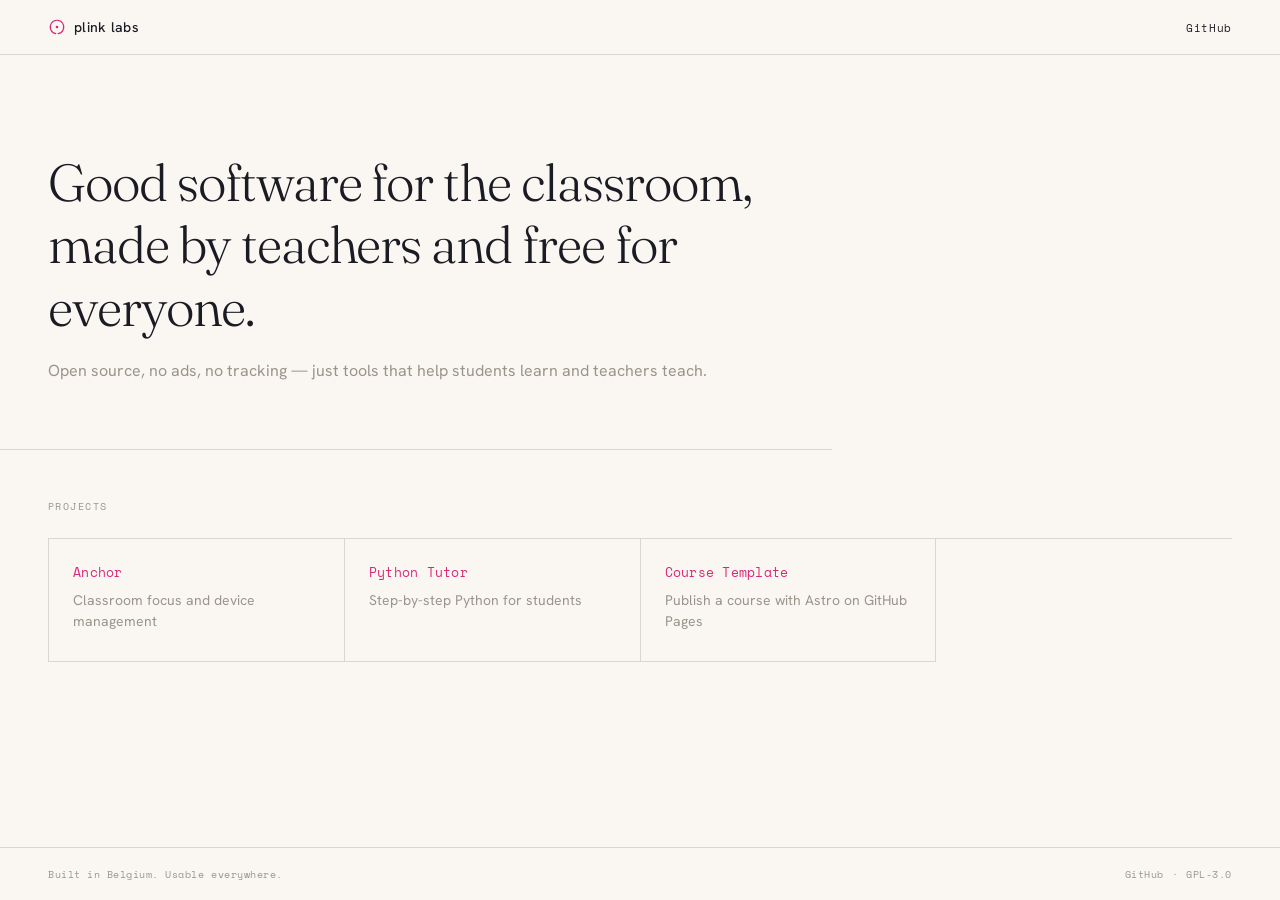
<file: index.html>
<!DOCTYPE html>
<html lang="en">
<head>
  <meta charset="UTF-8">
  <meta name="viewport" content="width=device-width, initial-scale=1.0">
  <meta name="description" content="Good software for the classroom, made by teachers and free for everyone.">
  <title>Plink Labs</title>
  <link rel="icon" href="data:image/svg+xml,<svg xmlns='http://www.w3.org/2000/svg' viewBox='0 0 24 24' fill='none'><path d='M 10.44 20.86 A 9 9 0 1 1 13.56 20.86' stroke='%23DB2777' stroke-width='1.5' stroke-linecap='round'/><circle cx='12' cy='12' r='1.8' fill='%23DB2777'/></svg>">
  <link rel="preconnect" href="https://fonts.googleapis.com">
  <link rel="preconnect" href="https://fonts.gstatic.com" crossorigin>
  <link href="https://fonts.googleapis.com/css2?family=Fraunces:opsz,wght@9..144,300&family=Hanken+Grotesk:wght@400;500&family=Space+Mono&display=swap" rel="stylesheet">
  <link rel="stylesheet" href="style.css">
</head>
<body>

  <header>
    <a href="/" class="wordmark" aria-label="Plink Labs home">
      <svg width="18" height="18" viewBox="0 0 24 24" fill="none" aria-hidden="true">
        <path d="M 10.44 20.86 A 9 9 0 1 1 13.56 20.86" stroke="#DB2777" stroke-width="1.5" stroke-linecap="round"/>
        <circle cx="12" cy="12" r="1.8" fill="#DB2777"/>
      </svg>
      <span>plink labs</span>
    </a>
    <nav>
      <a href="https://github.com/plinklabs">GitHub</a>
    </nav>
  </header>

  <main>
    <section class="hero">
      <h1>Good software for the classroom, made by teachers and free for everyone.</h1>
      <p>Open source, no ads, no tracking — just tools that help students learn and teachers teach.</p>
    </section>

    <section class="projects">
      <h2>Projects</h2>
      <div class="project-grid">
        <article>
          <a href="/anchor/">
            <h3>Anchor</h3>
            <p>Classroom focus and device management</p>
          </a>
        </article>
        <article>
          <h3>Python Tutor</h3>
          <p>Step-by-step Python for students</p>
        </article>
        <article>
          <h3>Course Template</h3>
          <p>Publish a course with Astro on GitHub Pages</p>
        </article>
      </div>
    </section>
  </main>

  <footer>
    <p>Built in Belgium. Usable everywhere.</p>
    <nav>
      <a href="https://github.com/plinklabs">GitHub</a>
      <span>·</span>
      <span>GPL-3.0</span>
    </nav>
  </footer>

</body>
</html>
</file>
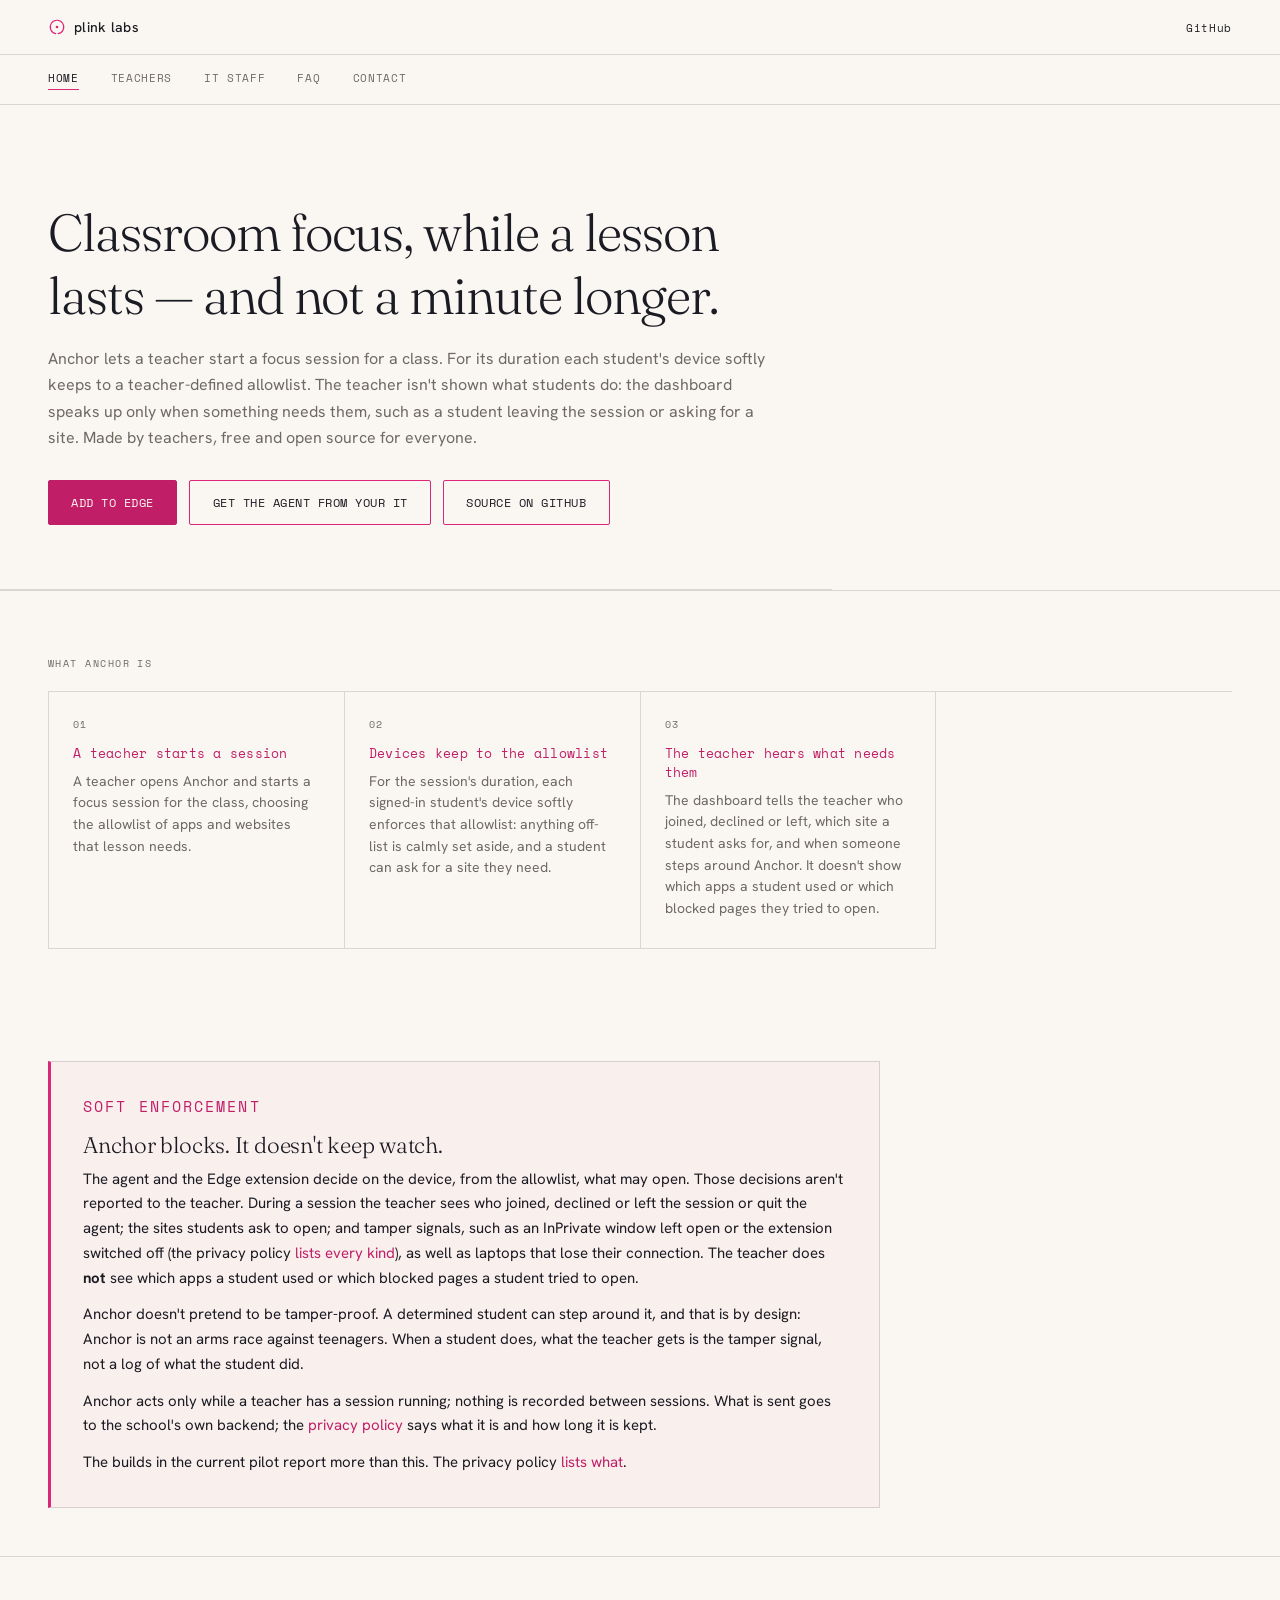
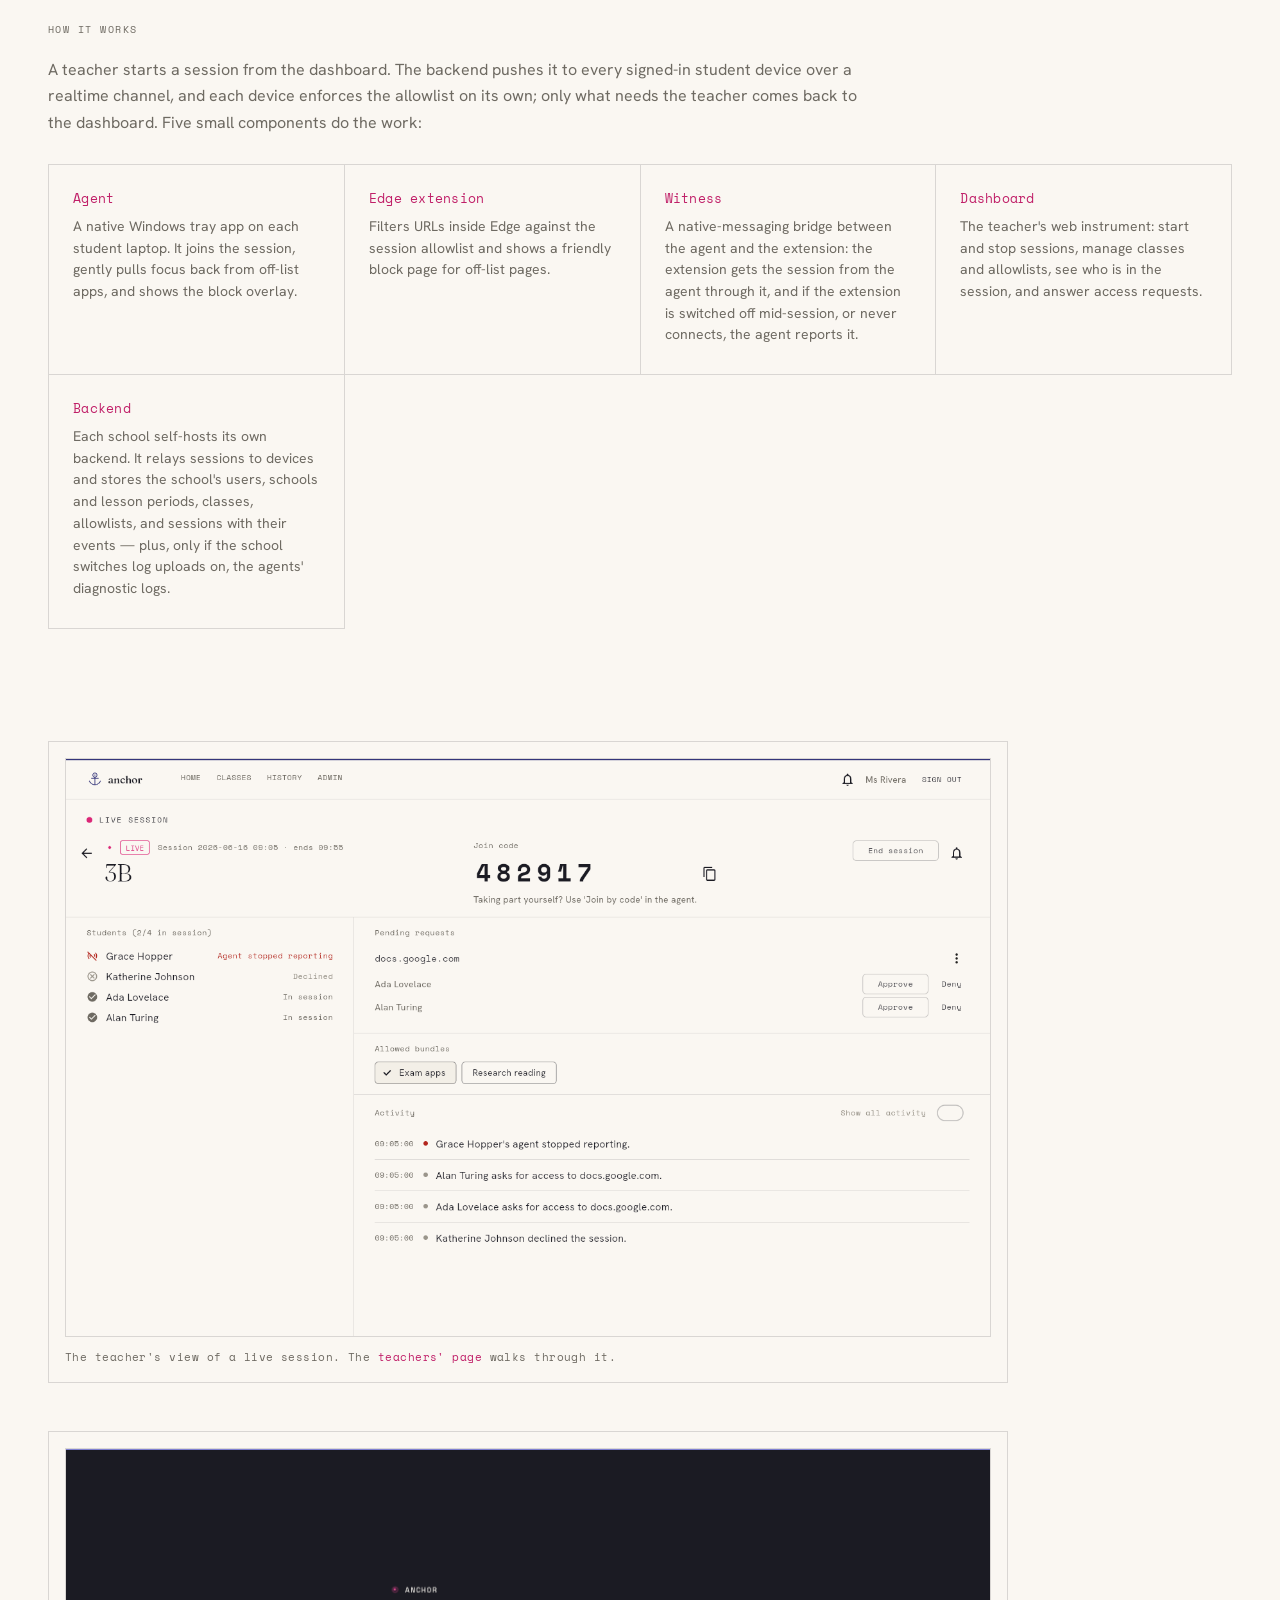
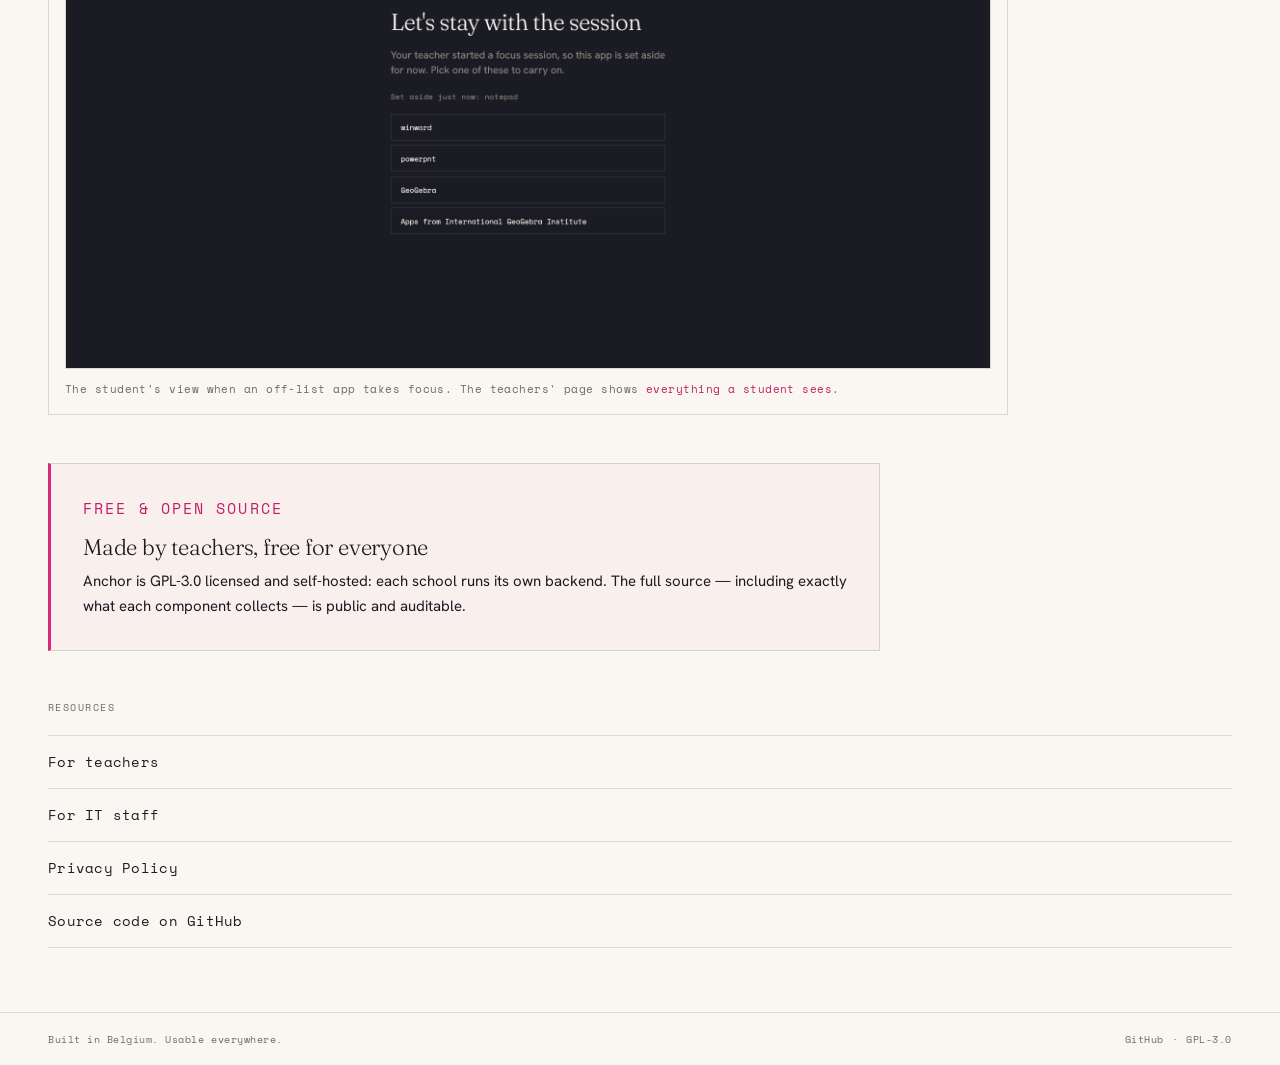
<file: anchor/index.html>
<!DOCTYPE html>
<html lang="en">
<head>
  <meta charset="UTF-8">
  <meta name="viewport" content="width=device-width, initial-scale=1.0">
  <meta name="description" content="Anchor — classroom focus software by Plink Labs. A teacher starts a focus session; each student device softly keeps to the lesson's allowlist, and the teacher is told only when a student leaves, asks for a site, or steps around the enforcement.">
  <title>Anchor · Plink Labs</title>
  <link rel="icon" href="data:image/svg+xml,<svg xmlns='http://www.w3.org/2000/svg' viewBox='0 0 24 24' fill='none'><path d='M 10.44 20.86 A 9 9 0 1 1 13.56 20.86' stroke='%23DB2777' stroke-width='1.5' stroke-linecap='round'/><circle cx='12' cy='12' r='1.8' fill='%23DB2777'/></svg>">
  <link rel="preconnect" href="https://fonts.googleapis.com">
  <link rel="preconnect" href="https://fonts.gstatic.com" crossorigin>
  <link href="https://fonts.googleapis.com/css2?family=Fraunces:opsz,wght@9..144,300&family=Hanken+Grotesk:wght@400;500&family=Space+Mono&display=swap" rel="stylesheet">
  <link rel="stylesheet" href="style.css">
</head>
<body>

  <header>
    <a href="/" class="wordmark" aria-label="Plink Labs home">
      <svg width="18" height="18" viewBox="0 0 24 24" fill="none" aria-hidden="true">
        <path d="M 10.44 20.86 A 9 9 0 1 1 13.56 20.86" stroke="#DB2777" stroke-width="1.5" stroke-linecap="round"/>
        <circle cx="12" cy="12" r="1.8" fill="#DB2777"/>
      </svg>
      <span>plink labs</span>
    </a>
    <nav>
      <a href="https://github.com/plinklabs/Anchor">GitHub</a>
    </nav>
  </header>

  <nav class="subnav" aria-label="Anchor site">
    <a href="index.html" aria-current="page">Home</a>
    <a href="teachers.html">Teachers</a>
    <a href="it.html">IT staff</a>
    <a href="faq.html">FAQ</a>
    <a href="contact.html">Contact</a>
  </nav>

  <main>

    <!-- Hero — one-line value proposition + primary CTAs -->
    <section class="hero">
      <h1>Classroom focus, while a lesson lasts — and not a minute longer.</h1>
      <p>Anchor lets a teacher start a focus session for a class. For its duration each student's device softly keeps to a teacher-defined allowlist. The teacher isn't shown what students do: the dashboard speaks up only when something needs them, such as a student leaving the session or asking for a site. Made by teachers, free and open source for everyone.</p>
      <!--
        "Add to Edge" opens the extension's Edge Add-ons store listing, the
        same one the agent opens for a student whose Edge has no policy that
        installs it.

        "Get the agent" leads to the IT page, not to GitHub Releases: each
        school's IT publishes its own agent, built for that school's backend
        and Entra tenant, so upstream's Setup.exe is no use to a school.
        (Issue #361)
      -->
      <div class="cta-row">
        <a class="cta cta--primary" href="https://microsoftedge.microsoft.com/addons/detail/dnkimhodjfogjibnbbfdjdapgmmiojio">Add to Edge</a>
        <a class="cta cta--secondary" href="it.html">Get the agent from your IT</a>
        <a class="cta cta--secondary" href="https://github.com/plinklabs/Anchor">Source on GitHub</a>
      </div>
    </section>

    <!-- What Anchor is — plain language -->
    <section class="feature-section">
      <p class="eyebrow">What Anchor is</p>
      <div class="feature-grid">
        <article>
          <p class="step">01</p>
          <h3>A teacher starts a session</h3>
          <p>A teacher opens Anchor and starts a focus session for the class, choosing the allowlist of apps and websites that lesson needs.</p>
        </article>
        <article>
          <p class="step">02</p>
          <h3>Devices keep to the allowlist</h3>
          <p>For the session's duration, each signed-in student's device softly enforces that allowlist: anything off-list is calmly set aside, and a student can ask for a site they need.</p>
        </article>
        <article>
          <p class="step">03</p>
          <h3>The teacher hears what needs them</h3>
          <p>The dashboard tells the teacher who joined, declined or left, which site a student asks for, and when someone steps around Anchor. It doesn't show which apps a student used or which blocked pages they tried to open.</p>
        </article>
      </div>
    </section>

    <!--
      Soft enforcement: the one home for what the teacher is told during a
      session, what they are not, and why Anchor isn't tamper-proof (#510).
      Other pages link here (index.html#soft-enforcement) rather than restate
      it. The data behind it (every kind of tamper signal, what is sent and
      kept, the pilot builds' extra reports) lives in privacy.html (#511).
    -->
    <section class="callout" id="soft-enforcement">
      <p class="eyebrow">Soft enforcement</p>
      <h2>Anchor blocks. It doesn't keep watch.</h2>
      <p>The agent and the Edge extension decide on the device, from the allowlist, what may open. Those decisions aren't reported to the teacher. During a session the teacher sees who joined, declined or left the session or quit the agent; the sites students ask to open; and tamper signals, such as an InPrivate window left open or the extension switched off (the privacy policy <a href="privacy.html#sent">lists every kind</a>), as well as laptops that lose their connection. The teacher does <strong>not</strong> see which apps a student used or which blocked pages a student tried to open.</p>
      <p>Anchor doesn't pretend to be tamper-proof. A determined student can step around it, and that is by design: Anchor is not an arms race against teenagers. When a student does, what the teacher gets is the tamper signal, not a log of what the student did.</p>
      <p>Anchor acts only while a teacher has a session running; nothing is recorded between sessions. What is sent goes to the school's own backend; the <a href="privacy.html">privacy policy</a> says what it is and how long it is kept.</p>
      <p>The builds in the current pilot report more than this. The privacy policy <a href="privacy.html#pilot">lists what</a>.</p>
    </section>

    <!-- How it works — teacher → backend → student devices + the five components -->
    <section class="feature-section">
      <p class="eyebrow">How it works</p>
      <p class="lead">A teacher starts a session from the dashboard. The backend pushes it to every signed-in student device over a realtime channel, and each device enforces the allowlist on its own; only what needs the teacher comes back to the dashboard. Five small components do the work:</p>
      <div class="feature-grid">
        <article>
          <h3>Agent</h3>
          <p>A native Windows tray app on each student laptop. It joins the session, gently pulls focus back from off-list apps, and shows the block overlay.</p>
        </article>
        <article>
          <h3>Edge extension</h3>
          <p>Filters URLs inside Edge against the session allowlist and shows a friendly block page for off-list pages.</p>
        </article>
        <article>
          <h3>Witness</h3>
          <p>A native-messaging bridge between the agent and the extension: the extension gets the session from the agent through it, and if the extension is switched off mid-session, or never connects, the agent reports it.</p>
        </article>
        <article>
          <h3>Dashboard</h3>
          <p>The teacher's web instrument: start and stop sessions, manage classes and allowlists, see who is in the session, and answer access requests.</p>
        </article>
        <article>
          <h3>Backend</h3>
          <p>Each school self-hosts its own backend. It relays sessions to devices and stores the school's users, schools and lesson periods, classes, allowlists, and sessions with their events — plus, only if the school switches log uploads on, the agents' diagnostic logs.</p>
        </article>
      </div>
    </section>

    <!--
      See it — one teacher and one student screen. The teachers' page is the
      home for the walkthrough and for every surface a student sees (#513).
    -->
    <figure class="screenshot">
      <img src="assets/dashboard-session.png" alt="Anchor teacher dashboard during a live focus session, showing each student's state, a pending access request and the activity feed" width="1440" height="900">
      <figcaption>The teacher's view of a live session. The <a href="teachers.html">teachers' page</a> walks through it.</figcaption>
    </figure>

    <figure class="screenshot">
      <img src="assets/agent-block-overlay.png" alt="Anchor block overlay on a student device explaining that the current focus session does not allow this app" width="1918" height="1078">
      <figcaption>The student's view when an off-list app takes focus. The teachers' page shows <a href="teachers.html#students">everything a student sees</a>.</figcaption>
    </figure>

    <!--
      Free & open source: the one home for the licence and "made by
      teachers" (#513). The CTAs are in the hero; Plink Labs' role in the
      data flow is stated in privacy.html and one FAQ answer.
    -->
    <section class="callout" id="open-source">
      <p class="eyebrow">Free &amp; open source</p>
      <h2>Made by teachers, free for everyone</h2>
      <p>Anchor is GPL-3.0 licensed and self-hosted: each school runs its own backend. The full source — including exactly what each component collects — is public and auditable.</p>
    </section>

    <section class="links">
      <h2>Resources</h2>
      <ul>
        <li><a href="teachers.html">For teachers</a></li>
        <li><a href="it.html">For IT staff</a></li>
        <li><a href="privacy.html">Privacy Policy</a></li>
        <li><a href="https://github.com/plinklabs/Anchor">Source code on GitHub</a></li>
      </ul>
    </section>

  </main>

  <footer>
    <p>Built in Belgium. Usable everywhere.</p>
    <nav>
      <a href="https://github.com/plinklabs">GitHub</a>
      <span>·</span>
      <span>GPL-3.0</span>
    </nav>
  </footer>

</body>
</html>
</file>
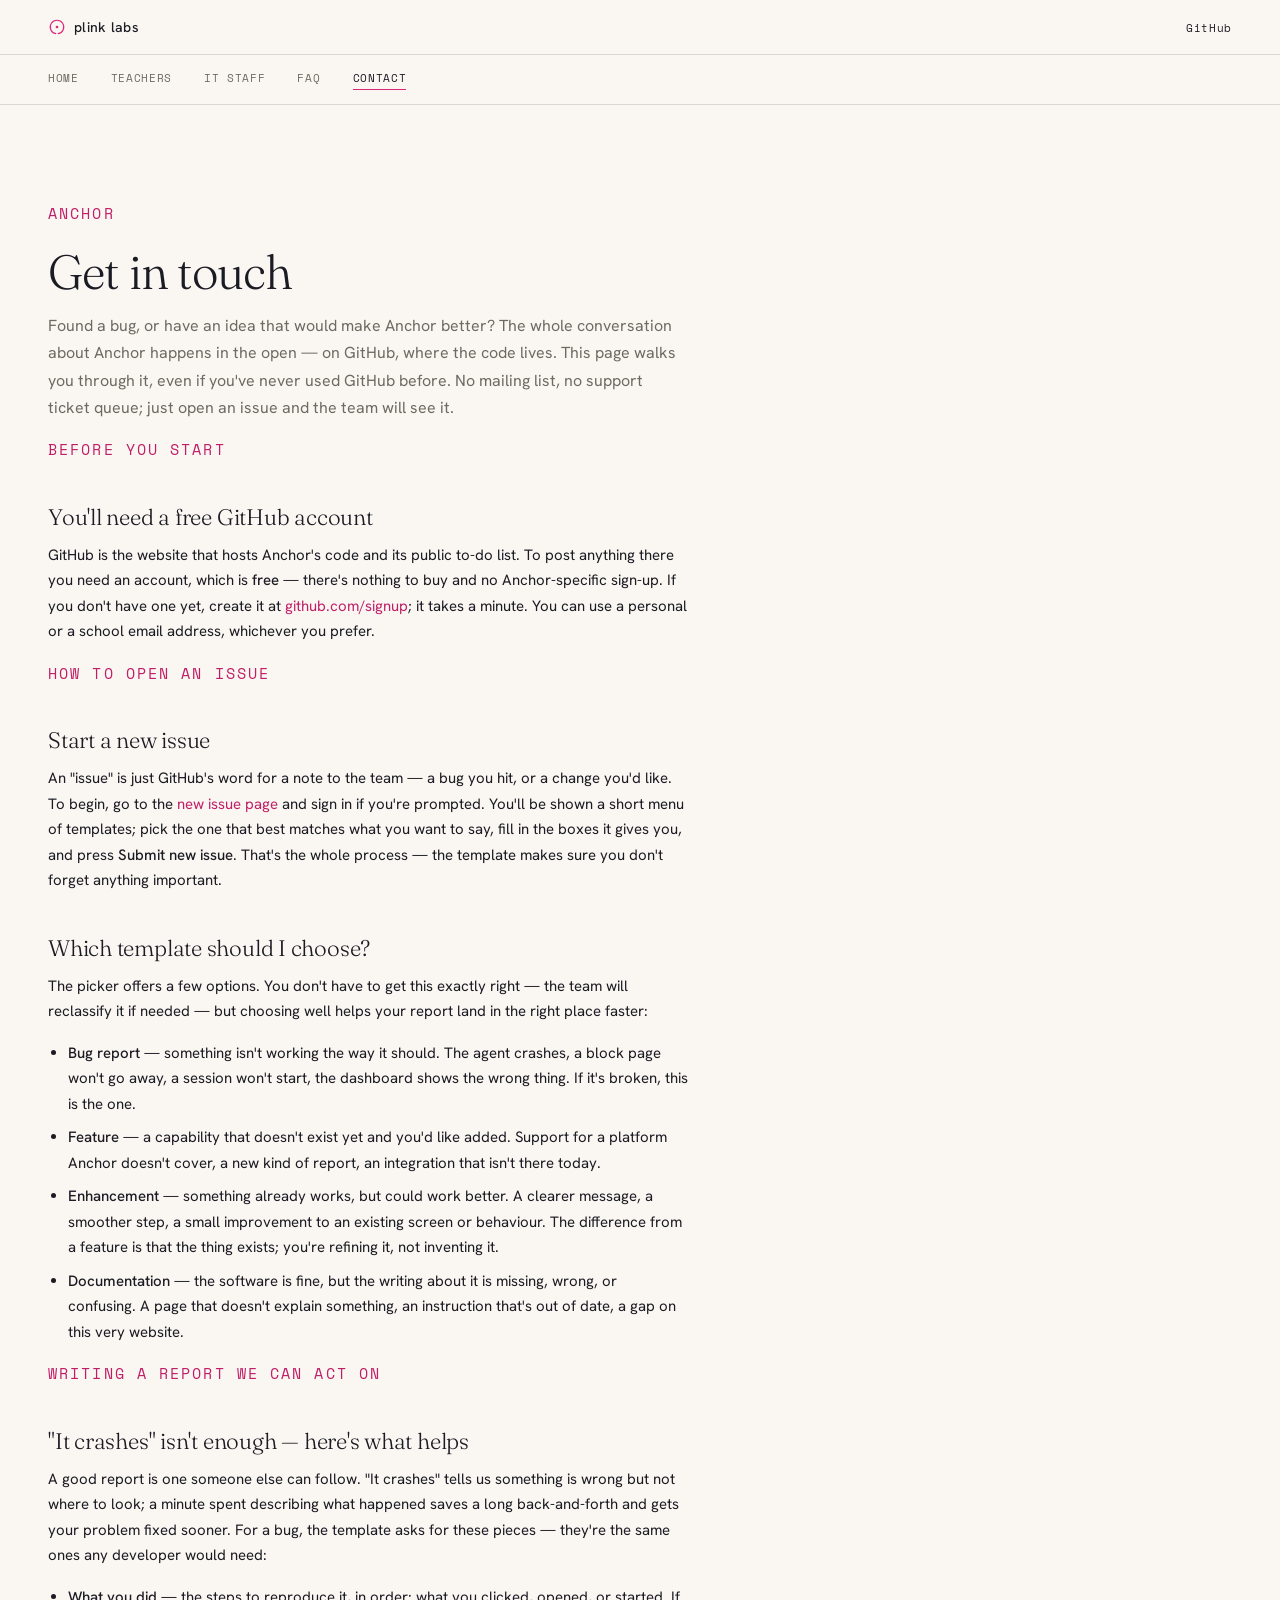
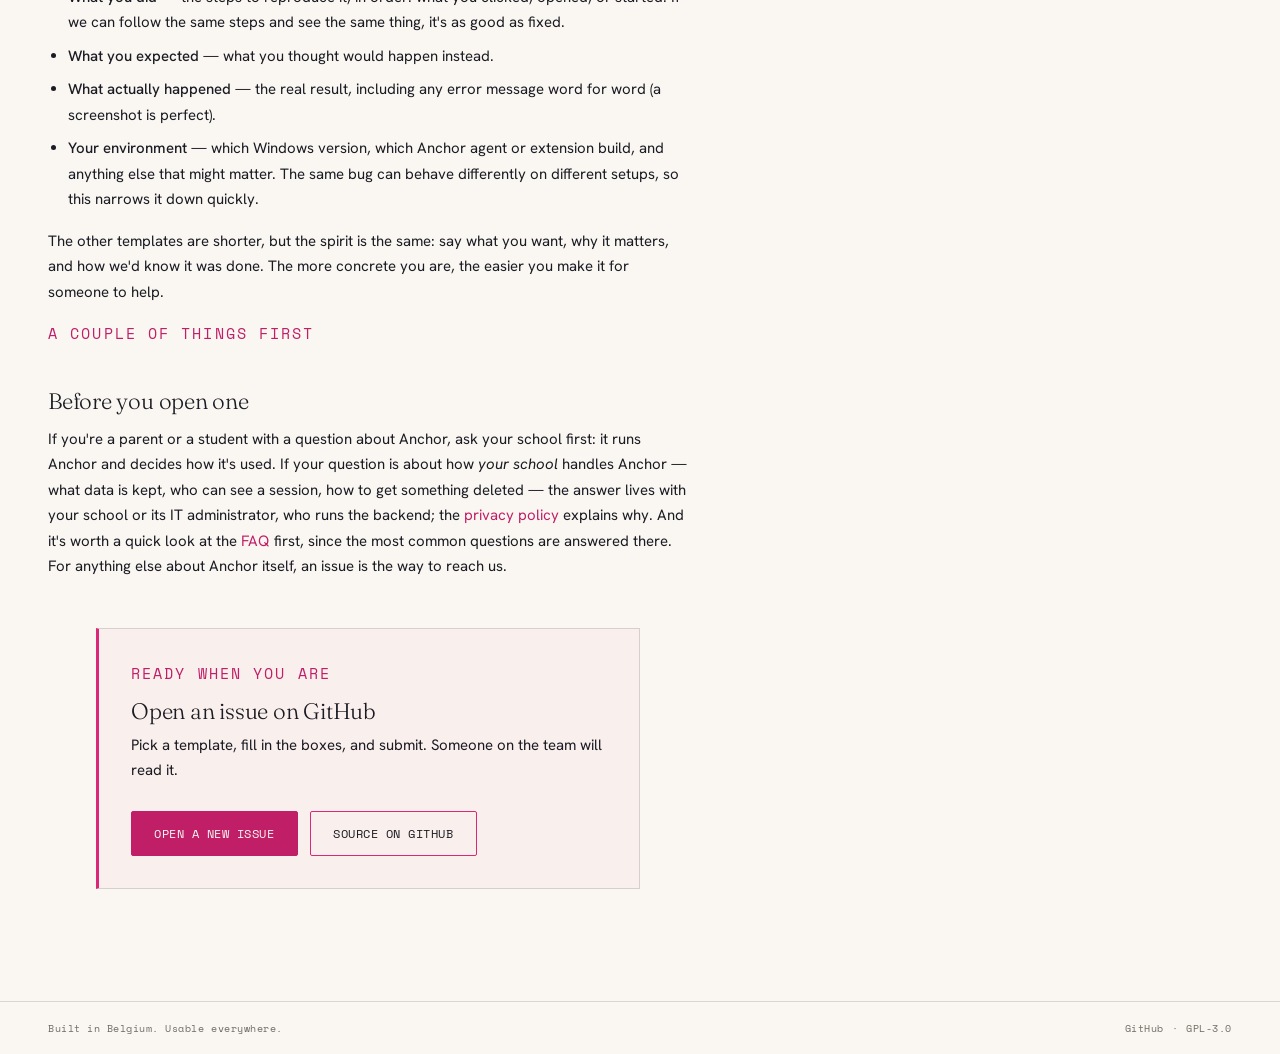
<file: anchor/contact.html>
<!DOCTYPE html>
<html lang="en">
<head>
  <meta charset="UTF-8">
  <meta name="viewport" content="width=device-width, initial-scale=1.0">
  <meta name="description" content="How to reach the Anchor team — report a problem or request a change through GitHub issues. A plain-language guide for teachers and IT staff with little GitHub experience.">
  <title>Anchor — Contact · Plink Labs</title>
  <link rel="icon" href="data:image/svg+xml,<svg xmlns='http://www.w3.org/2000/svg' viewBox='0 0 24 24' fill='none'><path d='M 10.44 20.86 A 9 9 0 1 1 13.56 20.86' stroke='%23DB2777' stroke-width='1.5' stroke-linecap='round'/><circle cx='12' cy='12' r='1.8' fill='%23DB2777'/></svg>">
  <link rel="preconnect" href="https://fonts.googleapis.com">
  <link rel="preconnect" href="https://fonts.gstatic.com" crossorigin>
  <link href="https://fonts.googleapis.com/css2?family=Fraunces:opsz,wght@9..144,300&family=Hanken+Grotesk:wght@400;500&family=Space+Mono&display=swap" rel="stylesheet">
  <link rel="stylesheet" href="style.css">
</head>
<body>

  <header>
    <a href="/" class="wordmark" aria-label="Plink Labs home">
      <svg width="18" height="18" viewBox="0 0 24 24" fill="none" aria-hidden="true">
        <path d="M 10.44 20.86 A 9 9 0 1 1 13.56 20.86" stroke="#DB2777" stroke-width="1.5" stroke-linecap="round"/>
        <circle cx="12" cy="12" r="1.8" fill="#DB2777"/>
      </svg>
      <span>plink labs</span>
    </a>
    <nav>
      <a href="https://github.com/plinklabs/Anchor">GitHub</a>
    </nav>
  </header>

  <nav class="subnav" aria-label="Anchor site">
    <a href="index.html">Home</a>
    <a href="teachers.html">Teachers</a>
    <a href="it.html">IT staff</a>
    <a href="faq.html">FAQ</a>
    <a href="contact.html" aria-current="page">Contact</a>
  </nav>

  <main class="doc">
    <p class="eyebrow">Anchor</p>
    <h1>Get in touch</h1>
    <p class="lead">Found a bug, or have an idea that would make Anchor better? The whole conversation about Anchor happens in the open — on GitHub, where the code lives. This page walks you through it, even if you've never used GitHub before. No mailing list, no support ticket queue; just open an issue and the team will see it.</p>

    <!-- ============================================================
         Step one: you need a (free) GitHub account.
         ============================================================ -->
    <section aria-labelledby="account-heading">
      <p class="eyebrow" id="account-heading">Before you start</p>

      <h2>You'll need a free GitHub account</h2>
      <p>GitHub is the website that hosts Anchor's code and its public to-do list. To post anything there you need an account, which is <strong>free</strong> — there's nothing to buy and no Anchor-specific sign-up. If you don't have one yet, create it at <a href="https://github.com/signup">github.com/signup</a>; it takes a minute. You can use a personal or a school email address, whichever you prefer.</p>
    </section>

    <!-- ============================================================
         How to open an issue — the New issue page + template picker.
         ============================================================ -->
    <section aria-labelledby="open-heading">
      <p class="eyebrow" id="open-heading">How to open an issue</p>

      <h2>Start a new issue</h2>
      <p>An "issue" is just GitHub's word for a note to the team — a bug you hit, or a change you'd like. To begin, go to the <a href="https://github.com/plinklabs/Anchor/issues/new/choose">new issue page</a> and sign in if you're prompted. You'll be shown a short menu of templates; pick the one that best matches what you want to say, fill in the boxes it gives you, and press <strong>Submit new issue</strong>. That's the whole process — the template makes sure you don't forget anything important.</p>

      <h2>Which template should I choose?</h2>
      <p>The picker offers a few options. You don't have to get this exactly right — the team will reclassify it if needed — but choosing well helps your report land in the right place faster:</p>
      <ul>
        <li><strong>Bug report</strong> — something isn't working the way it should. The agent crashes, a block page won't go away, a session won't start, the dashboard shows the wrong thing. If it's broken, this is the one.</li>
        <li><strong>Feature</strong> — a capability that doesn't exist yet and you'd like added. Support for a platform Anchor doesn't cover, a new kind of report, an integration that isn't there today.</li>
        <li><strong>Enhancement</strong> — something already works, but could work better. A clearer message, a smoother step, a small improvement to an existing screen or behaviour. The difference from a feature is that the thing exists; you're refining it, not inventing it.</li>
        <li><strong>Documentation</strong> — the software is fine, but the writing about it is missing, wrong, or confusing. A page that doesn't explain something, an instruction that's out of date, a gap on this very website.</li>
      </ul>
    </section>

    <!-- ============================================================
         What makes a usable report — mirrors bug.yml fields.
         ============================================================ -->
    <section aria-labelledby="report-heading">
      <p class="eyebrow" id="report-heading">Writing a report we can act on</p>

      <h2>"It crashes" isn't enough — here's what helps</h2>
      <p>A good report is one someone else can follow. "It crashes" tells us something is wrong but not where to look; a minute spent describing what happened saves a long back-and-forth and gets your problem fixed sooner. For a bug, the template asks for these pieces — they're the same ones any developer would need:</p>
      <ul>
        <li><strong>What you did</strong> — the steps to reproduce it, in order: what you clicked, opened, or started. If we can follow the same steps and see the same thing, it's as good as fixed.</li>
        <li><strong>What you expected</strong> — what you thought would happen instead.</li>
        <li><strong>What actually happened</strong> — the real result, including any error message word for word (a screenshot is perfect).</li>
        <li><strong>Your environment</strong> — which Windows version, which Anchor agent or extension build, and anything else that might matter. The same bug can behave differently on different setups, so this narrows it down quickly.</li>
      </ul>
      <p>The other templates are shorter, but the spirit is the same: say what you want, why it matters, and how we'd know it was done. The more concrete you are, the easier you make it for someone to help.</p>
    </section>

    <!-- ============================================================
         Where else to go — cross-links, school-data caveat.
         ============================================================ -->
    <section aria-labelledby="next-heading">
      <p class="eyebrow" id="next-heading">A couple of things first</p>

      <h2>Before you open one</h2>
      <p>If you're a parent or a student with a question about Anchor, ask your school first: it runs Anchor and decides how it's used. If your question is about how <em>your school</em> handles Anchor — what data is kept, who can see a session, how to get something deleted — the answer lives with your school or its IT administrator, who runs the backend; the <a href="privacy.html">privacy policy</a> explains why. And it's worth a quick look at the <a href="faq.html">FAQ</a> first, since the most common questions are answered there. For anything else about Anchor itself, an issue is the way to reach us.</p>
    </section>

    <section class="callout">
      <p class="eyebrow">Ready when you are</p>
      <h2>Open an issue on GitHub</h2>
      <p>Pick a template, fill in the boxes, and submit. Someone on the team will read it.</p>
      <div class="cta-row">
        <a class="cta cta--primary" href="https://github.com/plinklabs/Anchor/issues/new/choose">Open a new issue</a>
        <a class="cta cta--secondary" href="https://github.com/plinklabs/Anchor">Source on GitHub</a>
      </div>
    </section>
  </main>

  <footer>
    <p>Built in Belgium. Usable everywhere.</p>
    <nav>
      <a href="https://github.com/plinklabs">GitHub</a>
      <span>·</span>
      <span>GPL-3.0</span>
    </nav>
  </footer>

</body>
</html>
</file>
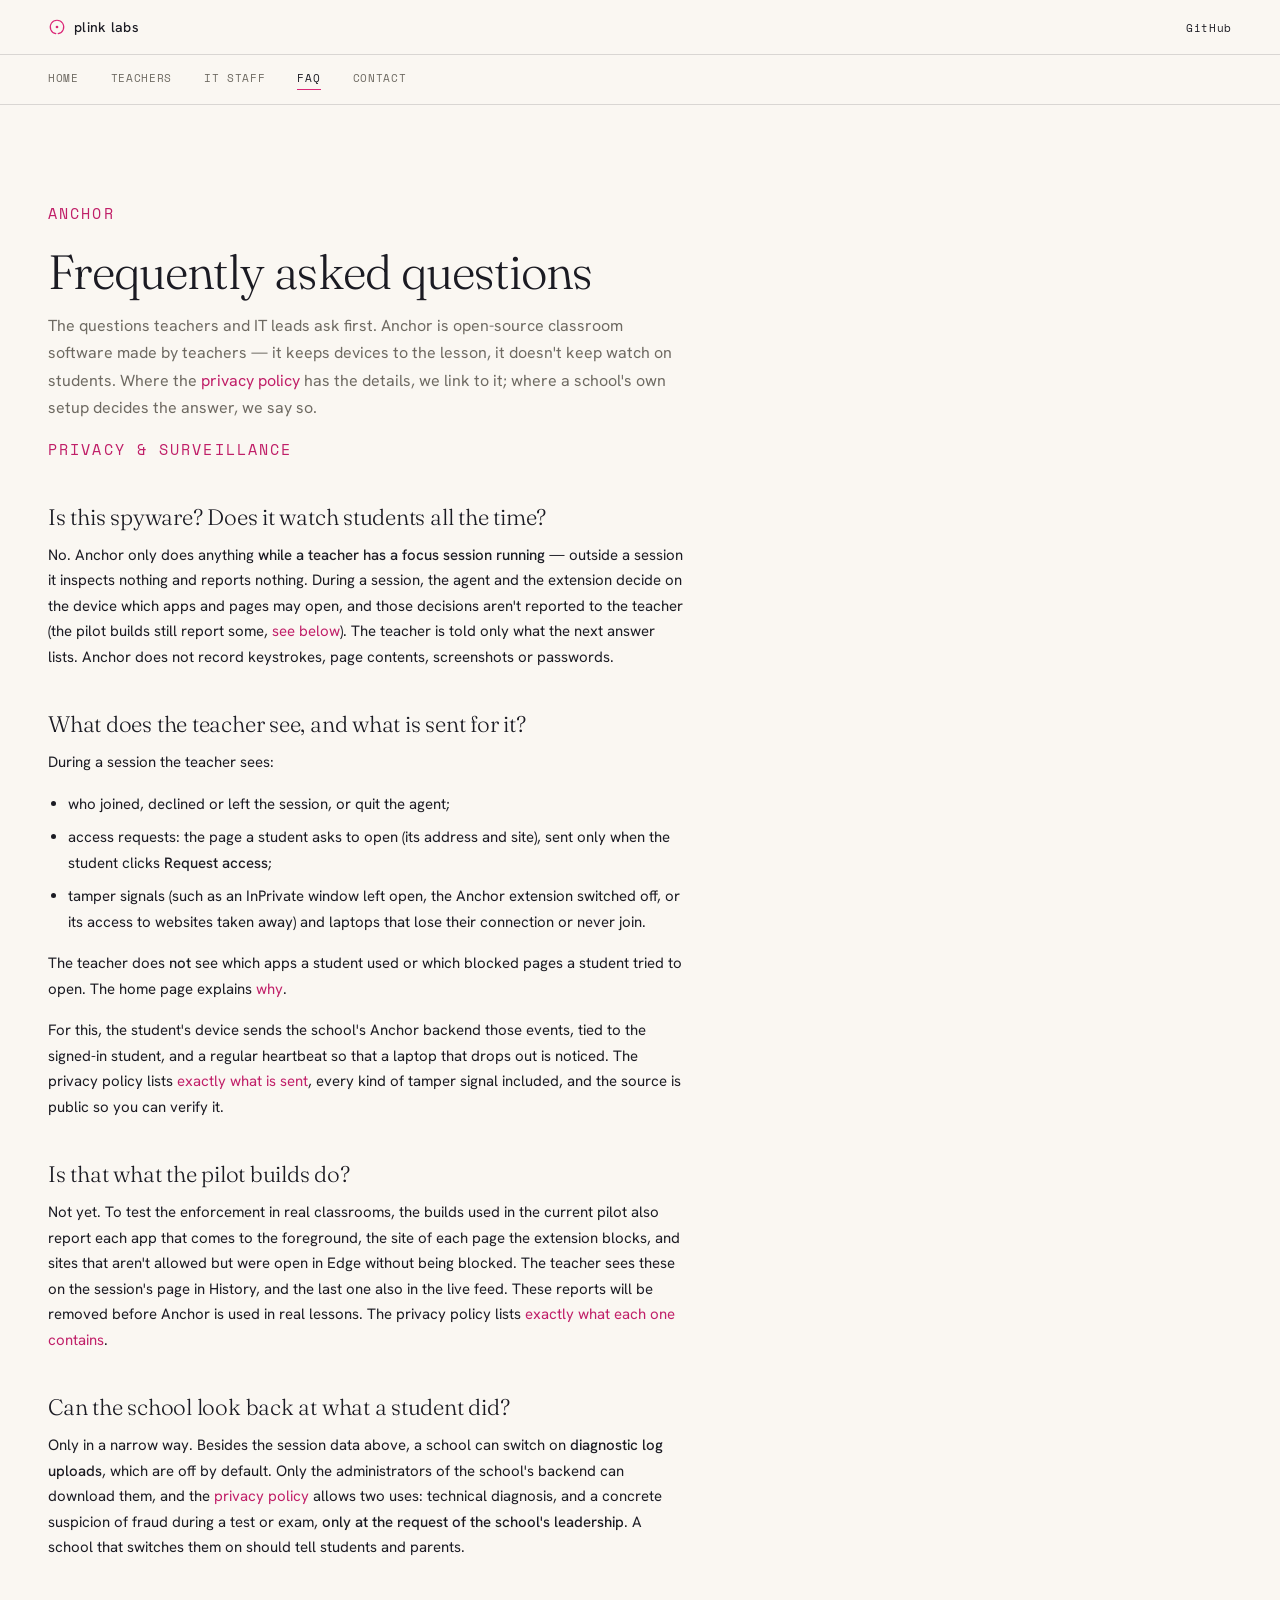
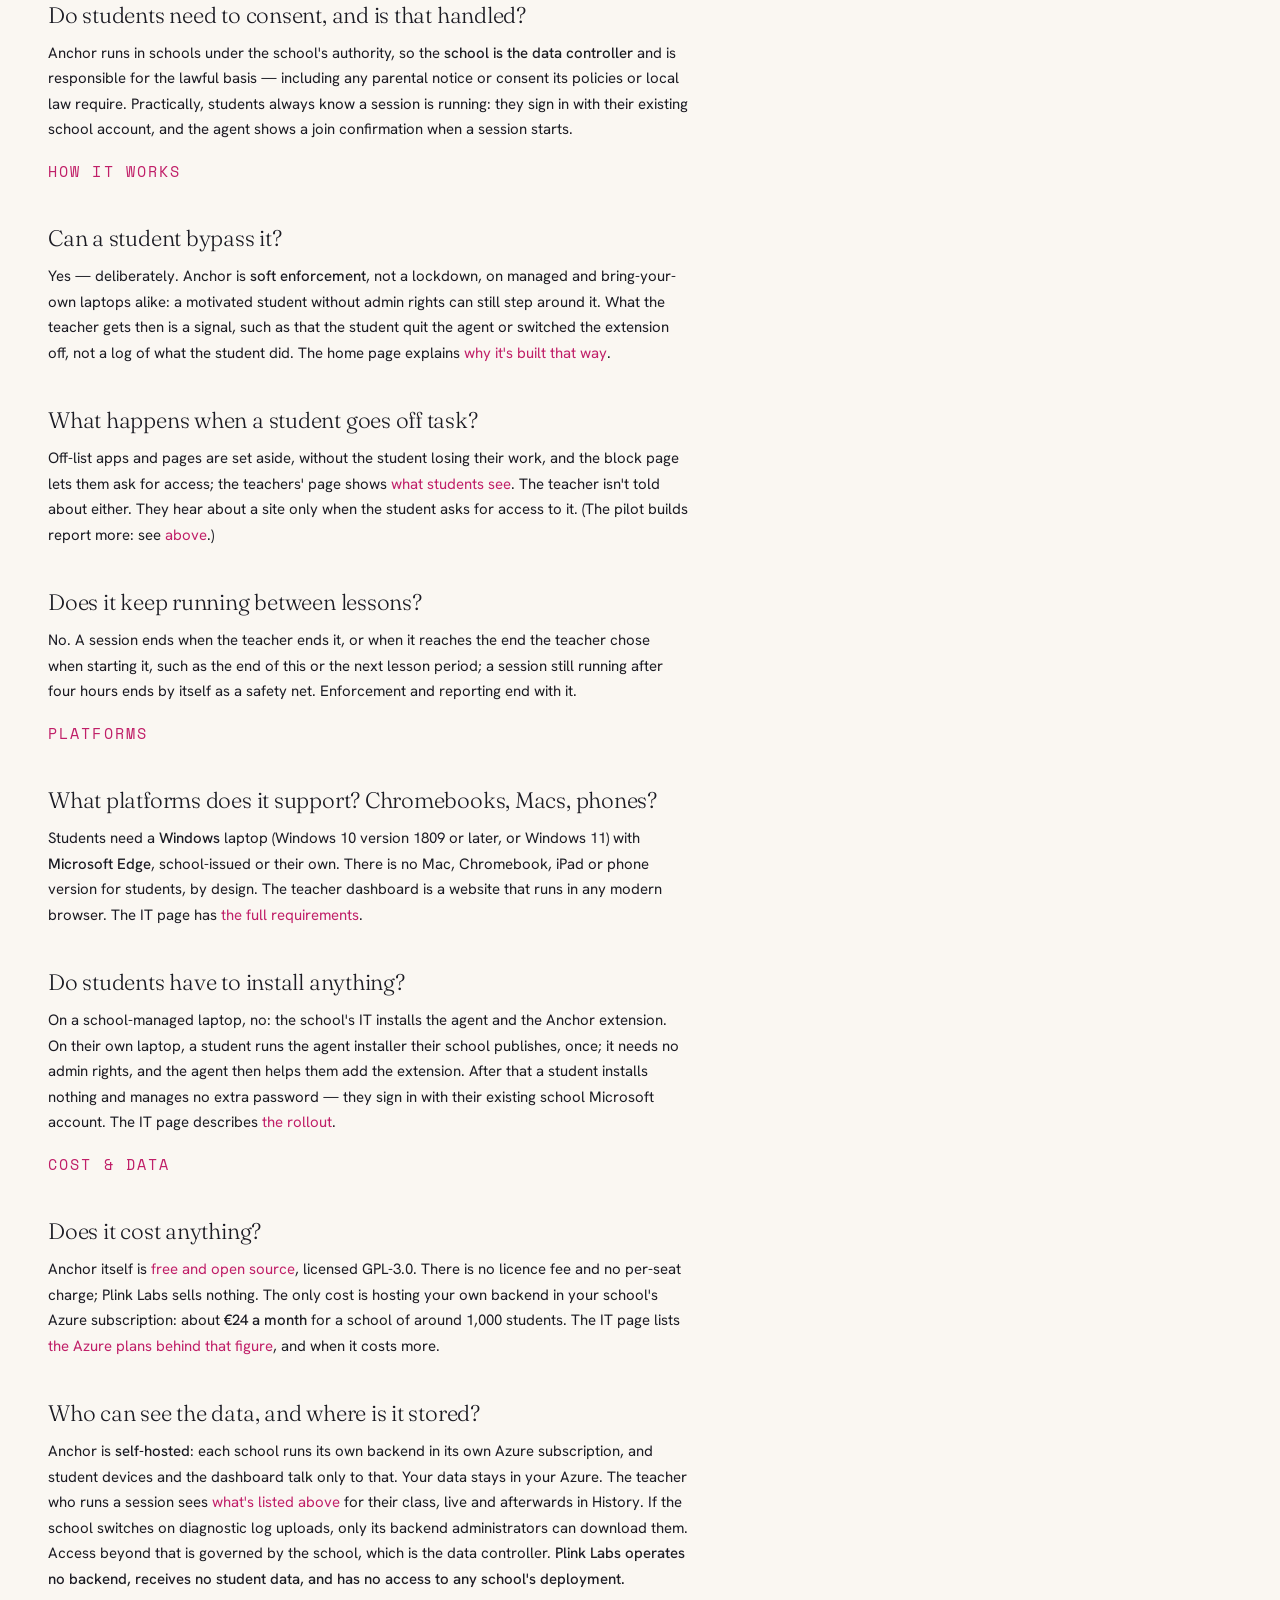
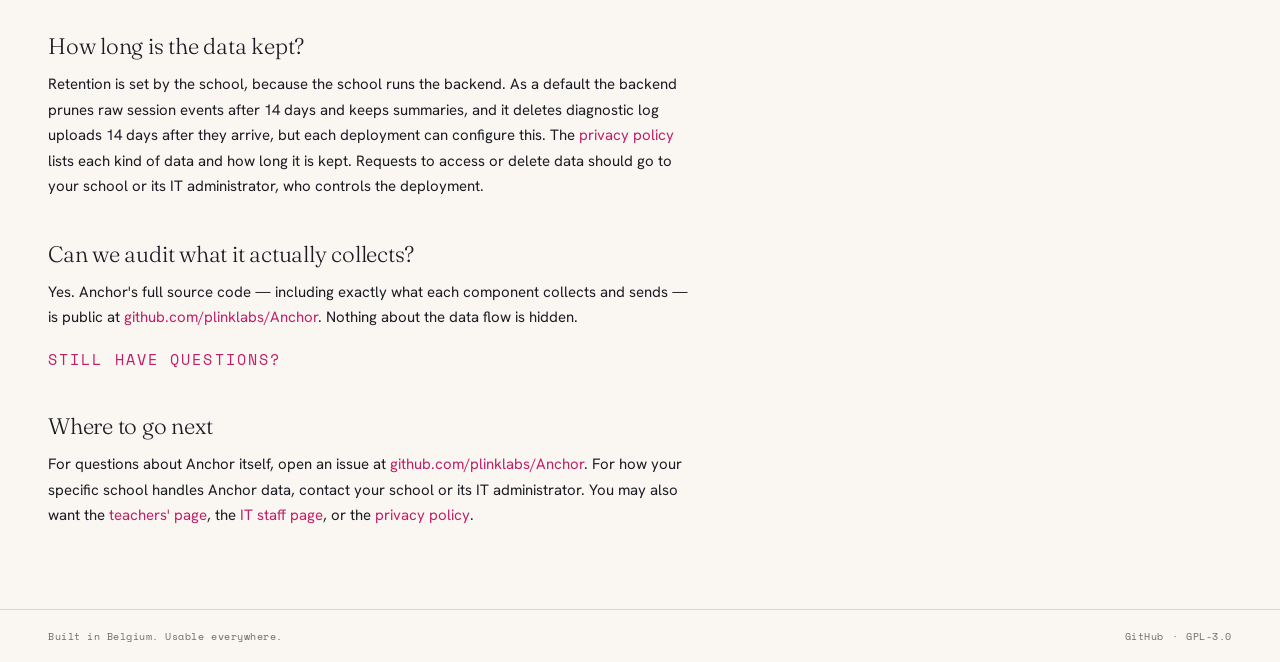
<file: anchor/faq.html>
<!DOCTYPE html>
<html lang="en">
<head>
  <meta charset="UTF-8">
  <meta name="viewport" content="width=device-width, initial-scale=1.0">
  <meta name="description" content="Frequently asked questions about Anchor — Plink Labs' classroom focus-session software. Is it spyware, can students bypass it, what platforms it supports, what it costs, and where the data goes.">
  <title>Anchor — FAQ · Plink Labs</title>
  <link rel="icon" href="data:image/svg+xml,<svg xmlns='http://www.w3.org/2000/svg' viewBox='0 0 24 24' fill='none'><path d='M 10.44 20.86 A 9 9 0 1 1 13.56 20.86' stroke='%23DB2777' stroke-width='1.5' stroke-linecap='round'/><circle cx='12' cy='12' r='1.8' fill='%23DB2777'/></svg>">
  <link rel="preconnect" href="https://fonts.googleapis.com">
  <link rel="preconnect" href="https://fonts.gstatic.com" crossorigin>
  <link href="https://fonts.googleapis.com/css2?family=Fraunces:opsz,wght@9..144,300&family=Hanken+Grotesk:wght@400;500&family=Space+Mono&display=swap" rel="stylesheet">
  <link rel="stylesheet" href="style.css">
</head>
<body>

  <header>
    <a href="/" class="wordmark" aria-label="Plink Labs home">
      <svg width="18" height="18" viewBox="0 0 24 24" fill="none" aria-hidden="true">
        <path d="M 10.44 20.86 A 9 9 0 1 1 13.56 20.86" stroke="#DB2777" stroke-width="1.5" stroke-linecap="round"/>
        <circle cx="12" cy="12" r="1.8" fill="#DB2777"/>
      </svg>
      <span>plink labs</span>
    </a>
    <nav>
      <a href="https://github.com/plinklabs/Anchor">GitHub</a>
    </nav>
  </header>

  <nav class="subnav" aria-label="Anchor site">
    <a href="index.html">Home</a>
    <a href="teachers.html">Teachers</a>
    <a href="it.html">IT staff</a>
    <a href="faq.html" aria-current="page">FAQ</a>
    <a href="contact.html">Contact</a>
  </nav>

  <main class="doc">
    <p class="eyebrow">Anchor</p>
    <h1>Frequently asked questions</h1>
    <p class="lead">The questions teachers and IT leads ask first. Anchor is open-source classroom software made by teachers — it keeps devices to the lesson, it doesn't keep watch on students. Where the <a href="privacy.html">privacy policy</a> has the details, we link to it; where a school's own setup decides the answer, we say so.</p>

    <!-- ============================================================
         Privacy & surveillance — the trust questions, answered first.
         ============================================================ -->
    <section aria-labelledby="privacy-heading">
      <p class="eyebrow" id="privacy-heading">Privacy &amp; surveillance</p>

      <h2>Is this spyware? Does it watch students all the time?</h2>
      <p>No. Anchor only does anything <strong>while a teacher has a focus session running</strong> — outside a session it inspects nothing and reports nothing. During a session, the agent and the extension decide on the device which apps and pages may open, and those decisions aren't reported to the teacher (the pilot builds still report some, <a href="#pilot">see below</a>). The teacher is told only what the next answer lists. Anchor does not record keystrokes, page contents, screenshots or passwords.</p>

      <h2 id="what-the-teacher-sees">What does the teacher see, and what is sent for it?</h2>
      <p>During a session the teacher sees:</p>
      <ul>
        <li>who joined, declined or left the session, or quit the agent;</li>
        <li>access requests: the page a student asks to open (its address and site), sent only when the student clicks <strong>Request access</strong>;</li>
        <li>tamper signals (such as an InPrivate window left open, the Anchor extension switched off, or its access to websites taken away) and laptops that lose their connection or never join.</li>
      </ul>
      <p>The teacher does <strong>not</strong> see which apps a student used or which blocked pages a student tried to open. The home page explains <a href="index.html#soft-enforcement">why</a>.</p>
      <p>For this, the student's device sends the school's Anchor backend those events, tied to the signed-in student, and a regular heartbeat so that a laptop that drops out is noticed. The privacy policy lists <a href="privacy.html#sent">exactly what is sent</a>, every kind of tamper signal included, and the source is public so you can verify it.</p>

      <h2 id="pilot">Is that what the pilot builds do?</h2>
      <p>Not yet. To test the enforcement in real classrooms, the builds used in the current pilot also report each app that comes to the foreground, the site of each page the extension blocks, and sites that aren't allowed but were open in Edge without being blocked. The teacher sees these on the session's page in History, and the last one also in the live feed. These reports will be removed before Anchor is used in real lessons. The privacy policy lists <a href="privacy.html#pilot">exactly what each one contains</a>.</p>

      <h2>Can the school look back at what a student did?</h2>
      <p>Only in a narrow way. Besides the session data above, a school can switch on <strong>diagnostic log uploads</strong>, which are off by default. Only the administrators of the school's backend can download them, and the <a href="privacy.html#logs">privacy policy</a> allows two uses: technical diagnosis, and a concrete suspicion of fraud during a test or exam, <strong>only at the request of the school's leadership</strong>. A school that switches them on should tell students and parents.</p>

      <h2>Do students need to consent, and is that handled?</h2>
      <p>Anchor runs in schools under the school's authority, so the <strong>school is the data controller</strong> and is responsible for the lawful basis — including any parental notice or consent its policies or local law require. Practically, students always know a session is running: they sign in with their existing school account, and the agent shows a join confirmation when a session starts.</p>
    </section>

    <!-- ============================================================
         How it works — soft enforcement, bypass, tamper visibility.
         ============================================================ -->
    <section aria-labelledby="how-it-works-heading">
      <p class="eyebrow" id="how-it-works-heading">How it works</p>

      <h2>Can a student bypass it?</h2>
      <p>Yes — deliberately. Anchor is <strong>soft enforcement</strong>, not a lockdown, on managed and bring-your-own laptops alike: a motivated student without admin rights can still step around it. What the teacher gets then is a signal, such as that the student quit the agent or switched the extension off, not a log of what the student did. The home page explains <a href="index.html#soft-enforcement">why it's built that way</a>.</p>

      <h2>What happens when a student goes off task?</h2>
      <p>Off-list apps and pages are set aside, without the student losing their work, and the block page lets them ask for access; the teachers' page shows <a href="teachers.html#students">what students see</a>. The teacher isn't told about either. They hear about a site only when the student asks for access to it. (The pilot builds report more: see <a href="#pilot">above</a>.)</p>

      <h2>Does it keep running between lessons?</h2>
      <p>No. A session ends when the teacher ends it, or when it reaches the end the teacher chose when starting it, such as the end of this or the next lesson period; a session still running after four hours ends by itself as a safety net. Enforcement and reporting end with it.</p>
    </section>

    <!-- ============================================================
         Platforms — what it supports, and what it explicitly doesn't.
         ============================================================ -->
    <section aria-labelledby="platforms-heading">
      <p class="eyebrow" id="platforms-heading">Platforms</p>

      <h2>What platforms does it support? Chromebooks, Macs, phones?</h2>
      <p>Students need a <strong>Windows</strong> laptop (Windows 10 version 1809 or later, or Windows 11) with <strong>Microsoft Edge</strong>, school-issued or their own. There is no Mac, Chromebook, iPad or phone version for students, by design. The teacher dashboard is a website that runs in any modern browser. The IT page has <a href="it.html#requirements">the full requirements</a>.</p>

      <h2>Do students have to install anything?</h2>
      <p>On a school-managed laptop, no: the school's IT installs the agent and the Anchor extension. On their own laptop, a student runs the agent installer their school publishes, once; it needs no admin rights, and the agent then helps them add the extension. After that a student installs nothing and manages no extra password — they sign in with their existing school Microsoft account. The IT page describes <a href="it.html#rollout">the rollout</a>.</p>
    </section>

    <!-- ============================================================
         Cost & data — money, ownership, storage, retention.
         ============================================================ -->
    <section aria-labelledby="cost-and-data-heading">
      <p class="eyebrow" id="cost-and-data-heading">Cost &amp; data</p>

      <h2>Does it cost anything?</h2>
      <p>Anchor itself is <a href="index.html#open-source">free and open source</a>, licensed GPL-3.0. There is no licence fee and no per-seat charge; Plink Labs sells nothing. The only cost is hosting your own backend in your school's Azure subscription: about <strong>€24 a month</strong> for a school of around 1,000 students. The IT page lists <a href="it.html#requirements">the Azure plans behind that figure</a>, and when it costs more.</p>

      <h2>Who can see the data, and where is it stored?</h2>
      <p>Anchor is <strong>self-hosted</strong>: each school runs its own backend in its own Azure subscription, and student devices and the dashboard talk only to that. Your data stays in your Azure. The teacher who runs a session sees <a href="#what-the-teacher-sees">what's listed above</a> for their class, live and afterwards in History. If the school switches on diagnostic log uploads, only its backend administrators can download them. Access beyond that is governed by the school, which is the data controller. <strong>Plink Labs operates no backend, receives no student data, and has no access to any school's deployment.</strong></p>

      <h2 id="retention">How long is the data kept?</h2>
      <p>Retention is set by the school, because the school runs the backend. As a default the backend prunes raw session events after 14 days and keeps summaries, and it deletes diagnostic log uploads 14 days after they arrive, but each deployment can configure this. The <a href="privacy.html#retention">privacy policy</a> lists each kind of data and how long it is kept. Requests to access or delete data should go to your school or its IT administrator, who controls the deployment.</p>

      <h2>Can we audit what it actually collects?</h2>
      <p>Yes. Anchor's full source code — including exactly what each component collects and sends — is public at <a href="https://github.com/plinklabs/Anchor">github.com/plinklabs/Anchor</a>. Nothing about the data flow is hidden.</p>
    </section>

    <!-- ============================================================
         Still have questions — contact + cross-links.
         ============================================================ -->
    <section aria-labelledby="more-heading">
      <p class="eyebrow" id="more-heading">Still have questions?</p>
      <h2>Where to go next</h2>
      <p>For questions about Anchor itself, open an issue at <a href="https://github.com/plinklabs/Anchor">github.com/plinklabs/Anchor</a>. For how your specific school handles Anchor data, contact your school or its IT administrator. You may also want the <a href="teachers.html">teachers' page</a>, the <a href="it.html">IT staff page</a>, or the <a href="privacy.html">privacy policy</a>.</p>
    </section>
  </main>

  <footer>
    <p>Built in Belgium. Usable everywhere.</p>
    <nav>
      <a href="https://github.com/plinklabs">GitHub</a>
      <span>·</span>
      <span>GPL-3.0</span>
    </nav>
  </footer>

</body>
</html>
</file>
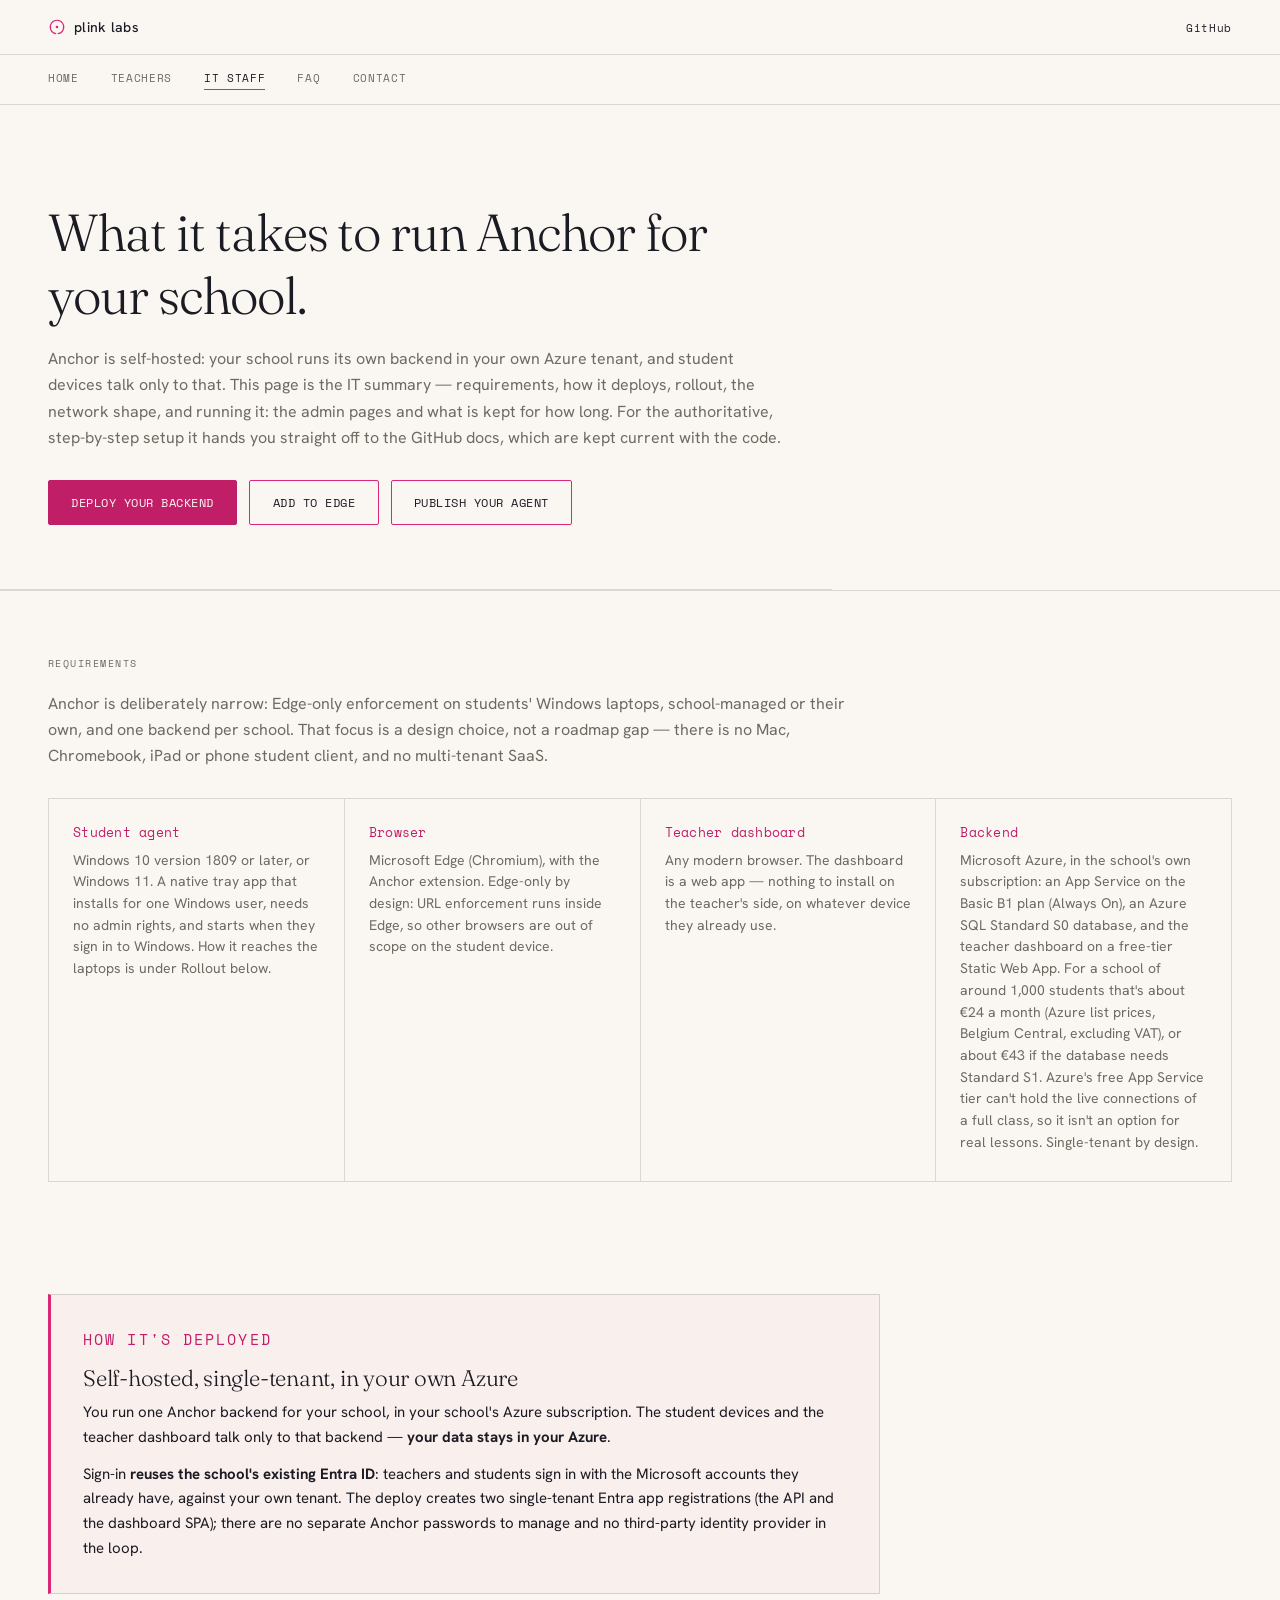
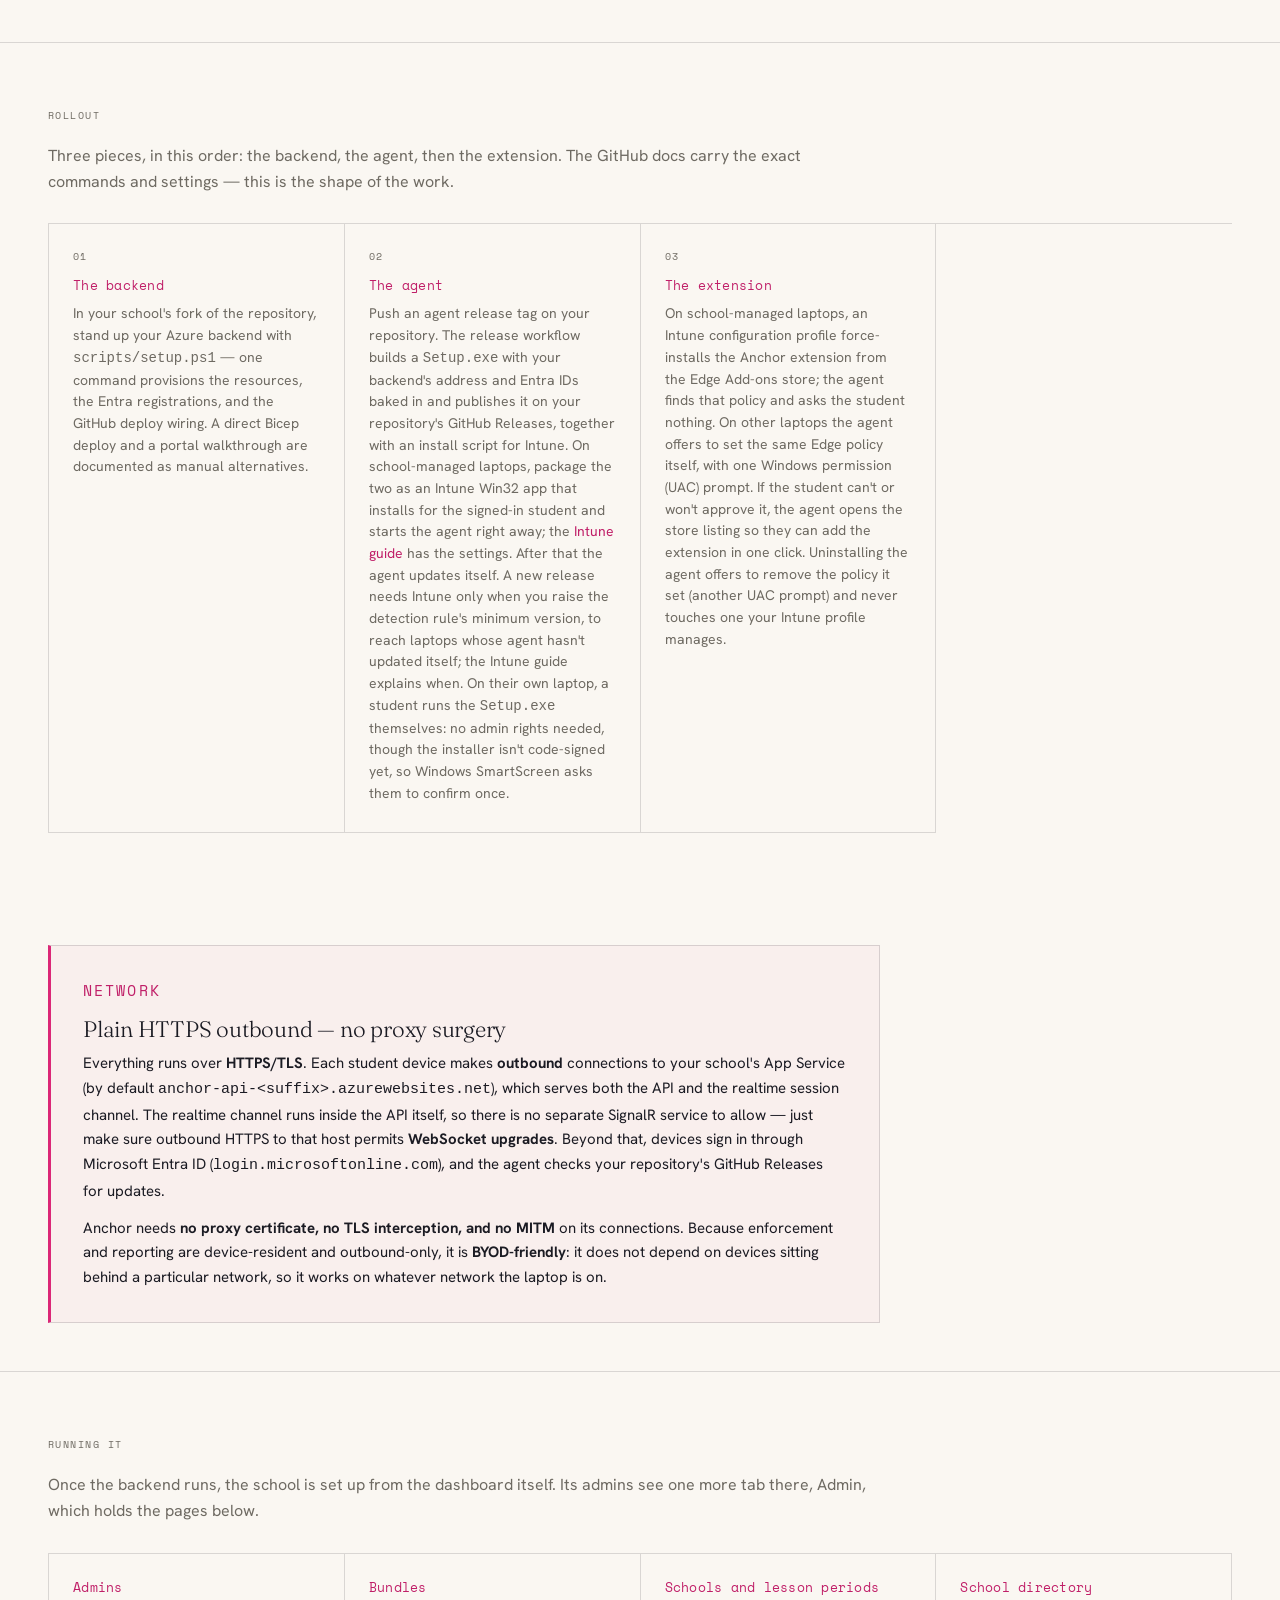
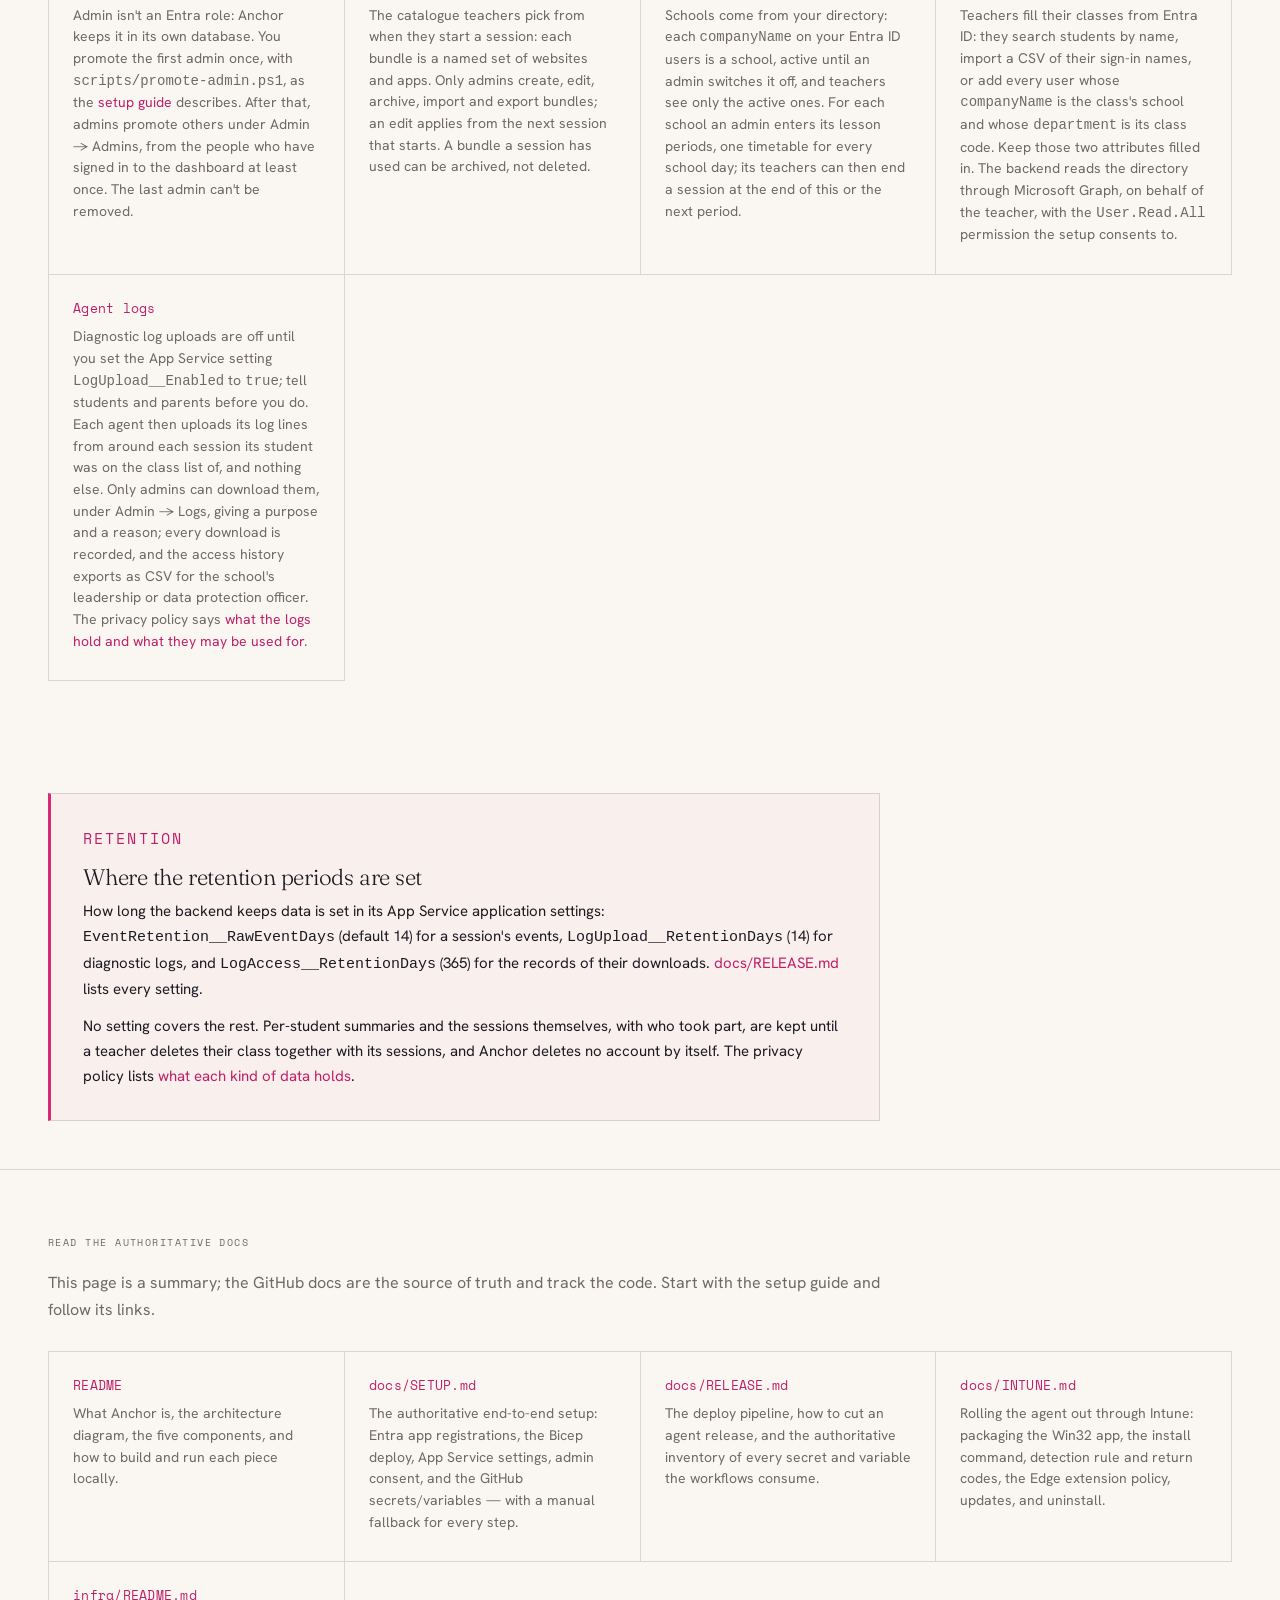
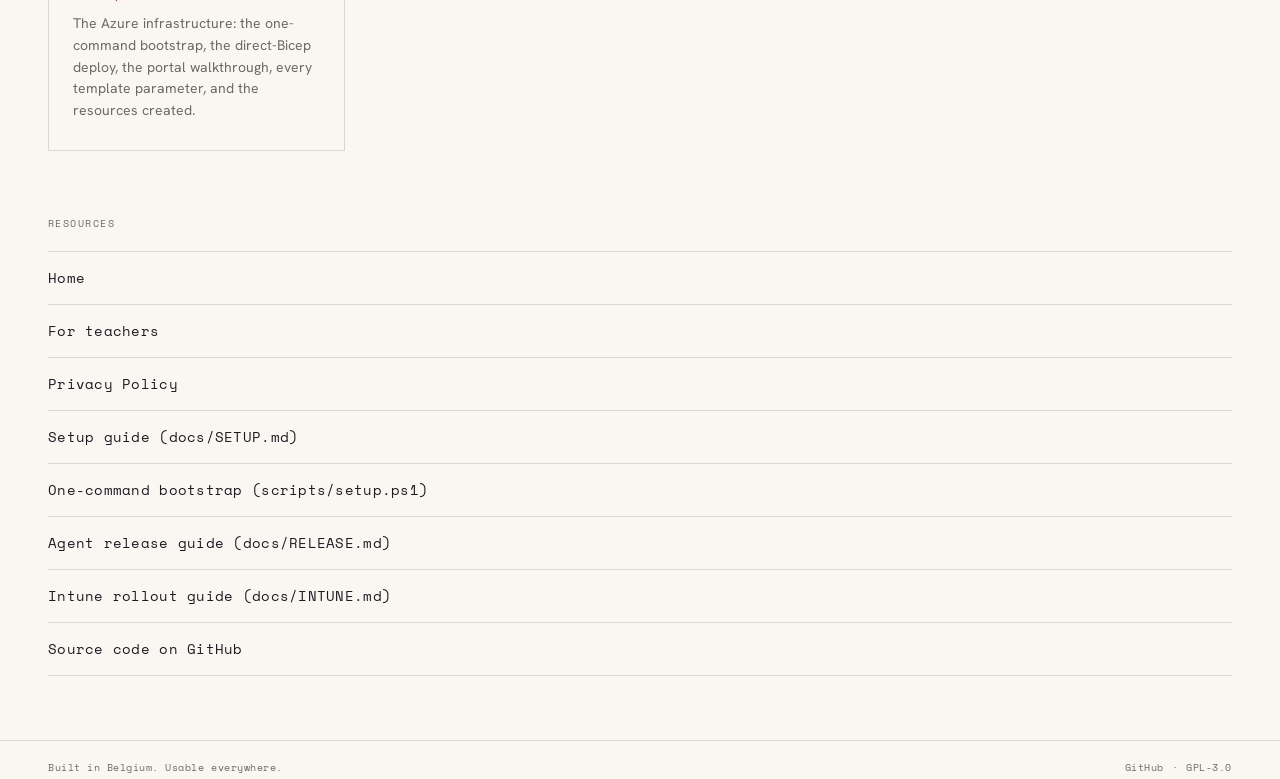
<file: anchor/it.html>
<!DOCTYPE html>
<html lang="en">
<head>
  <meta charset="UTF-8">
  <meta name="viewport" content="width=device-width, initial-scale=1.0">
  <meta name="description" content="Anchor for IT staff — requirements, how it's deployed, rollout, network notes, the dashboard's admin pages and the retention settings for school administrators. A guided summary that hands off to the GitHub docs for the authoritative setup detail.">
  <title>Anchor for IT staff · Plink Labs</title>
  <link rel="icon" href="data:image/svg+xml,<svg xmlns='http://www.w3.org/2000/svg' viewBox='0 0 24 24' fill='none'><path d='M 10.44 20.86 A 9 9 0 1 1 13.56 20.86' stroke='%23DB2777' stroke-width='1.5' stroke-linecap='round'/><circle cx='12' cy='12' r='1.8' fill='%23DB2777'/></svg>">
  <link rel="preconnect" href="https://fonts.googleapis.com">
  <link rel="preconnect" href="https://fonts.gstatic.com" crossorigin>
  <link href="https://fonts.googleapis.com/css2?family=Fraunces:opsz,wght@9..144,300&family=Hanken+Grotesk:wght@400;500&family=Space+Mono&display=swap" rel="stylesheet">
  <link rel="stylesheet" href="style.css">
</head>
<body>

  <header>
    <a href="/" class="wordmark" aria-label="Plink Labs home">
      <svg width="18" height="18" viewBox="0 0 24 24" fill="none" aria-hidden="true">
        <path d="M 10.44 20.86 A 9 9 0 1 1 13.56 20.86" stroke="#DB2777" stroke-width="1.5" stroke-linecap="round"/>
        <circle cx="12" cy="12" r="1.8" fill="#DB2777"/>
      </svg>
      <span>plink labs</span>
    </a>
    <nav>
      <a href="https://github.com/plinklabs/Anchor">GitHub</a>
    </nav>
  </header>

  <nav class="subnav" aria-label="Anchor site">
    <a href="index.html">Home</a>
    <a href="teachers.html">Teachers</a>
    <a href="it.html" aria-current="page">IT staff</a>
    <a href="faq.html">FAQ</a>
    <a href="contact.html">Contact</a>
  </nav>

  <main>

    <!-- Hero — what IT staff get from this page, and the hand-off promise -->
    <section class="hero">
      <h1>What it takes to run Anchor for your school.</h1>
      <p>Anchor is self-hosted: your school runs its own backend in your own Azure tenant, and student devices talk only to that. This page is the IT summary — requirements, how it deploys, rollout, the network shape, and running it: the admin pages and what is kept for how long. For the authoritative, step-by-step setup it hands you straight off to the GitHub docs, which are kept current with the code.</p>
      <!--
        "Add to Edge" opens the extension's Edge Add-ons store listing, as on
        the home page.

        "Publish your agent" leads to the agent section of docs/RELEASE.md,
        not to upstream's GitHub Releases: that Setup.exe is built for
        upstream's backend and Entra tenant, so each school publishes its own
        from its fork. (Issue #361)
      -->
      <div class="cta-row">
        <a class="cta cta--primary" href="https://github.com/plinklabs/Anchor/blob/main/docs/SETUP.md">Deploy your backend</a>
        <a class="cta cta--secondary" href="https://microsoftedge.microsoft.com/addons/detail/dnkimhodjfogjibnbbfdjdapgmmiojio">Add to Edge</a>
        <a class="cta cta--secondary" href="https://github.com/plinklabs/Anchor/blob/main/docs/RELEASE.md#agent-agent-v">Publish your agent</a>
      </div>
    </section>

    <!-- ============================================================
         Requirements
         ============================================================ -->
    <section class="feature-section" id="requirements">
      <p class="eyebrow">Requirements</p>
      <p class="lead">Anchor is deliberately narrow: Edge-only enforcement on students' Windows laptops, school-managed or their own, and one backend per school. That focus is a design choice, not a roadmap gap — there is no Mac, Chromebook, iPad or phone student client, and no multi-tenant SaaS.</p>
      <div class="feature-grid">
        <article>
          <h3>Student agent</h3>
          <p>Windows 10 version 1809 or later, or Windows 11. A native tray app that installs for one Windows user, needs no admin rights, and starts when they sign in to Windows. How it reaches the laptops is under Rollout below.</p>
        </article>
        <article>
          <h3>Browser</h3>
          <p>Microsoft Edge (Chromium), with the Anchor extension. Edge-only by design: URL enforcement runs inside Edge, so other browsers are out of scope on the student device.</p>
        </article>
        <article>
          <h3>Teacher dashboard</h3>
          <p>Any modern browser. The dashboard is a web app — nothing to install on the teacher's side, on whatever device they already use.</p>
        </article>
        <article>
          <h3>Backend</h3>
          <p>Microsoft Azure, in the school's own subscription: an App Service on the Basic B1 plan (Always On), an Azure SQL Standard S0 database, and the teacher dashboard on a free-tier Static Web App. For a school of around 1,000 students that's about €24 a month (Azure list prices, Belgium Central, excluding VAT), or about €43 if the database needs Standard S1. Azure's free App Service tier can't hold the live connections of a full class, so it isn't an option for real lessons. Single-tenant by design.</p>
        </article>
      </div>
    </section>

    <!-- ============================================================
         How it's deployed
         ============================================================ -->
    <section class="callout">
      <p class="eyebrow">How it's deployed</p>
      <h2>Self-hosted, single-tenant, in your own Azure</h2>
      <p>You run one Anchor backend for your school, in your school's Azure subscription. The student devices and the teacher dashboard talk only to that backend — <strong>your data stays in your Azure</strong>.</p>
      <p>Sign-in <strong>reuses the school's existing Entra ID</strong>: teachers and students sign in with the Microsoft accounts they already have, against your own tenant. The deploy creates two single-tenant Entra app registrations (the API and the dashboard SPA); there are no separate Anchor passwords to manage and no third-party identity provider in the loop.</p>
    </section>

    <!-- ============================================================
         Rollout
         ============================================================ -->
    <section class="feature-section" id="rollout">
      <p class="eyebrow">Rollout</p>
      <p class="lead">Three pieces, in this order: the backend, the agent, then the extension. The GitHub docs carry the exact commands and settings — this is the shape of the work.</p>
      <div class="feature-grid">
        <article>
          <p class="step">01</p>
          <h3>The backend</h3>
          <p>In your school's fork of the repository, stand up your Azure backend with <code>scripts/setup.ps1</code> — one command provisions the resources, the Entra registrations, and the GitHub deploy wiring. A direct Bicep deploy and a portal walkthrough are documented as manual alternatives.</p>
        </article>
        <article>
          <p class="step">02</p>
          <h3>The agent</h3>
          <p>Push an agent release tag on your repository. The release workflow builds a <code>Setup.exe</code> with your backend's address and Entra IDs baked in and publishes it on your repository's GitHub Releases, together with an install script for Intune. On school-managed laptops, package the two as an Intune Win32 app that installs for the signed-in student and starts the agent right away; the <a href="https://github.com/plinklabs/Anchor/blob/main/docs/INTUNE.md">Intune guide</a> has the settings. After that the agent updates itself. A new release needs Intune only when you raise the detection rule's minimum version, to reach laptops whose agent hasn't updated itself; the Intune guide explains when. On their own laptop, a student runs the <code>Setup.exe</code> themselves: no admin rights needed, though the installer isn't code-signed yet, so Windows SmartScreen asks them to confirm once.</p>
        </article>
        <article>
          <p class="step">03</p>
          <h3>The extension</h3>
          <p>On school-managed laptops, an Intune configuration profile force-installs the Anchor extension from the Edge Add-ons store; the agent finds that policy and asks the student nothing. On other laptops the agent offers to set the same Edge policy itself, with one Windows permission (UAC) prompt. If the student can't or won't approve it, the agent opens the store listing so they can add the extension in one click. Uninstalling the agent offers to remove the policy it set (another UAC prompt) and never touches one your Intune profile manages.</p>
        </article>
      </div>
    </section>

    <!-- ============================================================
         Network
         ============================================================ -->
    <section class="callout">
      <p class="eyebrow">Network</p>
      <h2>Plain HTTPS outbound — no proxy surgery</h2>
      <p>Everything runs over <strong>HTTPS/TLS</strong>. Each student device makes <strong>outbound</strong> connections to your school's App Service (by default <code>anchor-api-&lt;suffix&gt;.azurewebsites.net</code>), which serves both the API and the realtime session channel. The realtime channel runs inside the API itself, so there is no separate SignalR service to allow — just make sure outbound HTTPS to that host permits <strong>WebSocket upgrades</strong>. Beyond that, devices sign in through Microsoft Entra ID (<code>login.microsoftonline.com</code>), and the agent checks your repository's GitHub Releases for updates.</p>
      <p>Anchor needs <strong>no proxy certificate, no TLS interception, and no MITM</strong> on its connections. Because enforcement and reporting are device-resident and outbound-only, it is <strong>BYOD-friendly</strong>: it does not depend on devices sitting behind a particular network, so it works on whatever network the laptop is on.</p>
    </section>

    <!-- ============================================================
         Admin pages — the one home for the dashboard's Admin tab and the
         school directory (#514). What the diagnostic logs hold lives in
         privacy.html#logs.
         ============================================================ -->
    <section class="feature-section" id="admin">
      <p class="eyebrow">Running it</p>
      <p class="lead">Once the backend runs, the school is set up from the dashboard itself. Its admins see one more tab there, Admin, which holds the pages below.</p>
      <div class="feature-grid">
        <article>
          <h3>Admins</h3>
          <p>Admin isn't an Entra role: Anchor keeps it in its own database. You promote the first admin once, with <code>scripts/promote-admin.ps1</code>, as the <a href="https://github.com/plinklabs/Anchor/blob/main/docs/SETUP.md#how-authorization-works-the-role-model">setup guide</a> describes. After that, admins promote others under Admin → Admins, from the people who have signed in to the dashboard at least once. The last admin can't be removed.</p>
        </article>
        <article>
          <h3>Bundles</h3>
          <p>The catalogue teachers pick from when they start a session: each bundle is a named set of websites and apps. Only admins create, edit, archive, import and export bundles; an edit applies from the next session that starts. A bundle a session has used can be archived, not deleted.</p>
        </article>
        <article>
          <h3>Schools and lesson periods</h3>
          <p>Schools come from your directory: each <code>companyName</code> on your Entra ID users is a school, active until an admin switches it off, and teachers see only the active ones. For each school an admin enters its lesson periods, one timetable for every school day; its teachers can then end a session at the end of this or the next period.</p>
        </article>
        <article>
          <h3>School directory</h3>
          <p>Teachers fill their classes from Entra ID: they search students by name, import a CSV of their sign-in names, or add every user whose <code>companyName</code> is the class's school and whose <code>department</code> is its class code. Keep those two attributes filled in. The backend reads the directory through Microsoft Graph, on behalf of the teacher, with the <code>User.Read.All</code> permission the setup consents to.</p>
        </article>
        <article>
          <h3>Agent logs</h3>
          <p>Diagnostic log uploads are off until you set the App Service setting <code>LogUpload__Enabled</code> to <code>true</code>; tell students and parents before you do. Each agent then uploads its log lines from around each session its student was on the class list of, and nothing else. Only admins can download them, under Admin → Logs, giving a purpose and a reason; every download is recorded, and the access history exports as CSV for the school's leadership or data protection officer. The privacy policy says <a href="privacy.html#logs">what the logs hold and what they may be used for</a>.</p>
        </article>
      </div>
    </section>

    <!-- ============================================================
         Retention settings — where the defaults in privacy.html#retention
         are configured (#514): EventRetentionOptions, LogUploadOptions and
         LogAccessOptions in backend/.
         ============================================================ -->
    <section class="callout" id="retention">
      <p class="eyebrow">Retention</p>
      <h2>Where the retention periods are set</h2>
      <p>How long the backend keeps data is set in its App Service application settings: <code>EventRetention__RawEventDays</code> (default 14) for a session's events, <code>LogUpload__RetentionDays</code> (14) for diagnostic logs, and <code>LogAccess__RetentionDays</code> (365) for the records of their downloads. <a href="https://github.com/plinklabs/Anchor/blob/main/docs/RELEASE.md#azure-app-service--application-settings">docs/RELEASE.md</a> lists every setting.</p>
      <p>No setting covers the rest. Per-student summaries and the sessions themselves, with who took part, are kept until a teacher deletes their class together with its sessions, and Anchor deletes no account by itself. The privacy policy lists <a href="privacy.html#retention">what each kind of data holds</a>.</p>
    </section>

    <!-- ============================================================
         Docs & CTAs — deep links into the authoritative GitHub docs
         ============================================================ -->
    <section class="feature-section">
      <p class="eyebrow">Read the authoritative docs</p>
      <p class="lead">This page is a summary; the GitHub docs are the source of truth and track the code. Start with the setup guide and follow its links.</p>
      <div class="feature-grid">
        <article>
          <h3><a href="https://github.com/plinklabs/Anchor/blob/main/README.md">README</a></h3>
          <p>What Anchor is, the architecture diagram, the five components, and how to build and run each piece locally.</p>
        </article>
        <article>
          <h3><a href="https://github.com/plinklabs/Anchor/blob/main/docs/SETUP.md">docs/SETUP.md</a></h3>
          <p>The authoritative end-to-end setup: Entra app registrations, the Bicep deploy, App Service settings, admin consent, and the GitHub secrets/variables — with a manual fallback for every step.</p>
        </article>
        <article>
          <h3><a href="https://github.com/plinklabs/Anchor/blob/main/docs/RELEASE.md">docs/RELEASE.md</a></h3>
          <p>The deploy pipeline, how to cut an agent release, and the authoritative inventory of every secret and variable the workflows consume.</p>
        </article>
        <article>
          <h3><a href="https://github.com/plinklabs/Anchor/blob/main/docs/INTUNE.md">docs/INTUNE.md</a></h3>
          <p>Rolling the agent out through Intune: packaging the Win32 app, the install command, detection rule and return codes, the Edge extension policy, updates, and uninstall.</p>
        </article>
        <article>
          <h3><a href="https://github.com/plinklabs/Anchor/blob/main/infra/README.md">infra/README.md</a></h3>
          <p>The Azure infrastructure: the one-command bootstrap, the direct-Bicep deploy, the portal walkthrough, every template parameter, and the resources created.</p>
        </article>
      </div>
    </section>

    <section class="links">
      <h2>Resources</h2>
      <ul>
        <li><a href="index.html">Home</a></li>
        <li><a href="teachers.html">For teachers</a></li>
        <li><a href="privacy.html">Privacy Policy</a></li>
        <li><a href="https://github.com/plinklabs/Anchor/blob/main/docs/SETUP.md">Setup guide (docs/SETUP.md)</a></li>
        <li><a href="https://github.com/plinklabs/Anchor/blob/main/scripts/setup.ps1">One-command bootstrap (scripts/setup.ps1)</a></li>
        <li><a href="https://github.com/plinklabs/Anchor/blob/main/docs/RELEASE.md#agent-agent-v">Agent release guide (docs/RELEASE.md)</a></li>
        <li><a href="https://github.com/plinklabs/Anchor/blob/main/docs/INTUNE.md">Intune rollout guide (docs/INTUNE.md)</a></li>
        <li><a href="https://github.com/plinklabs/Anchor">Source code on GitHub</a></li>
      </ul>
    </section>

  </main>

  <footer>
    <p>Built in Belgium. Usable everywhere.</p>
    <nav>
      <a href="https://github.com/plinklabs">GitHub</a>
      <span>·</span>
      <span>GPL-3.0</span>
    </nav>
  </footer>

</body>
</html>
</file>
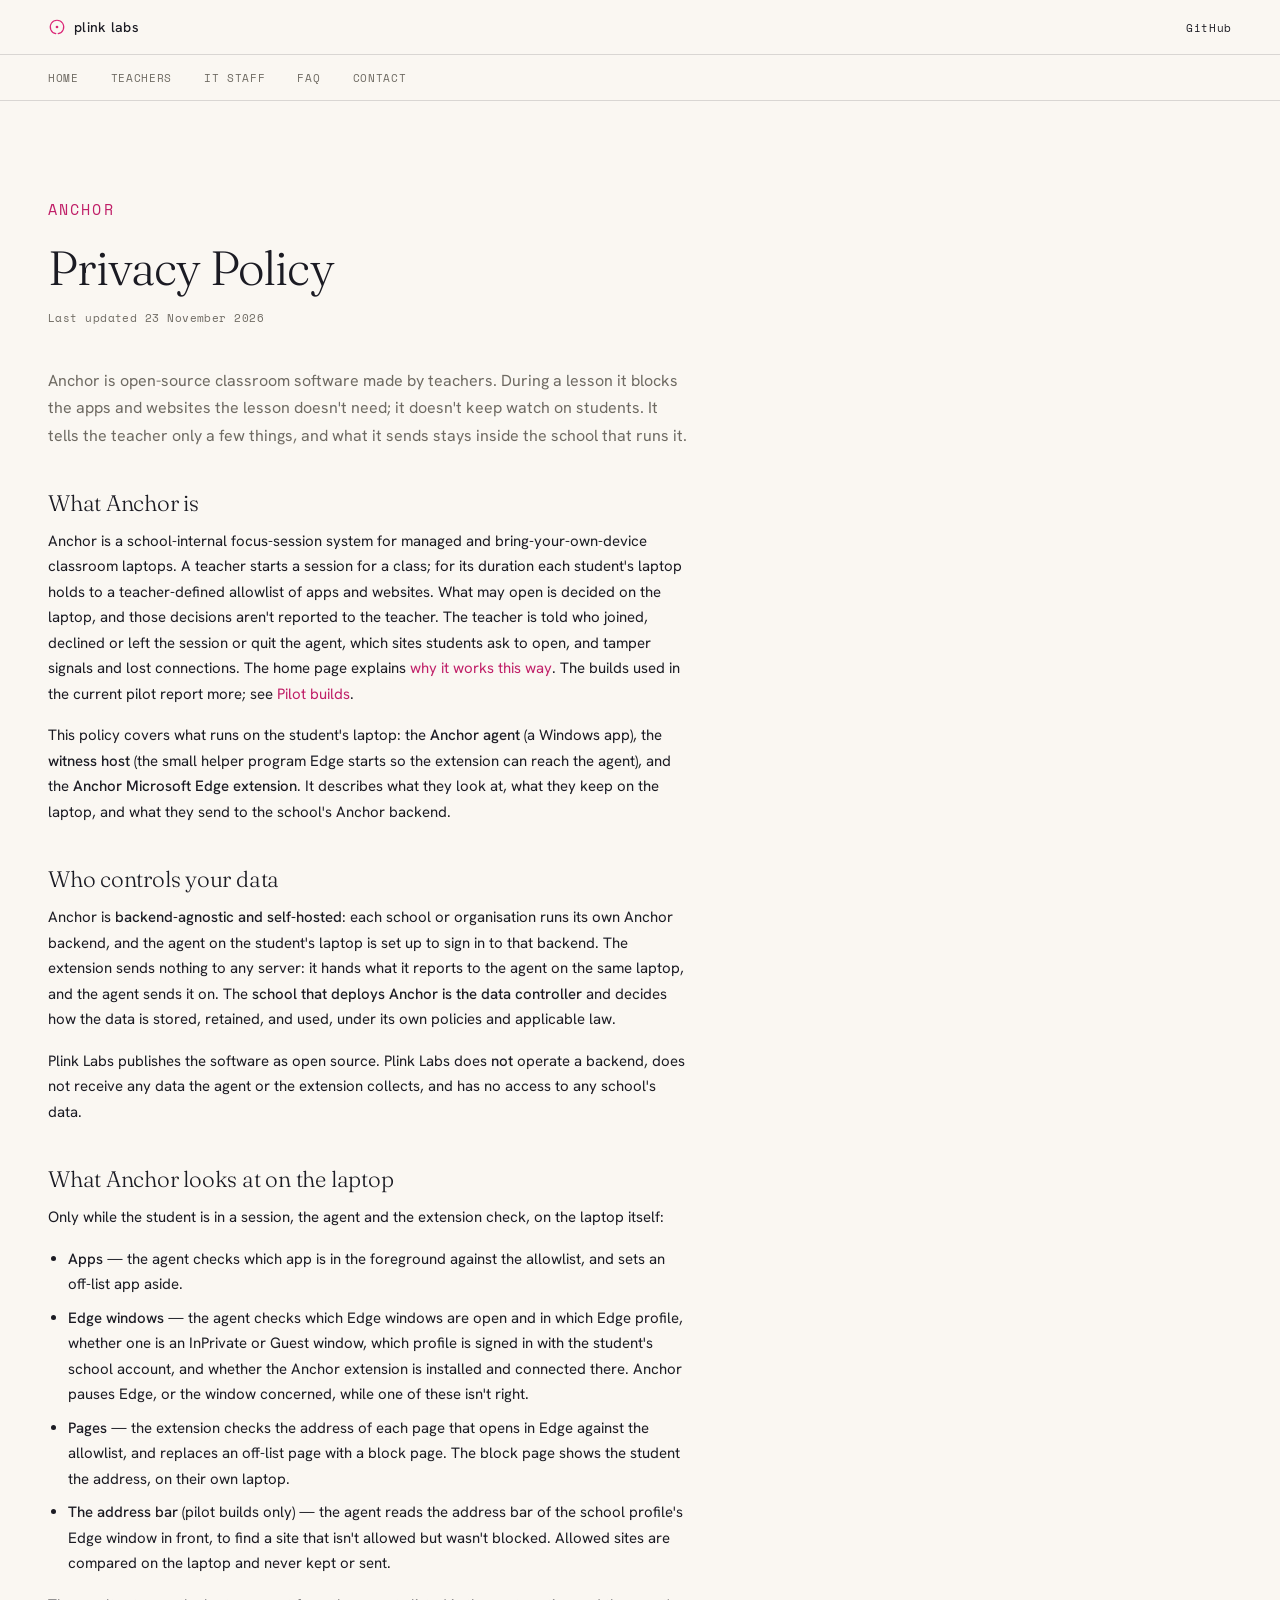
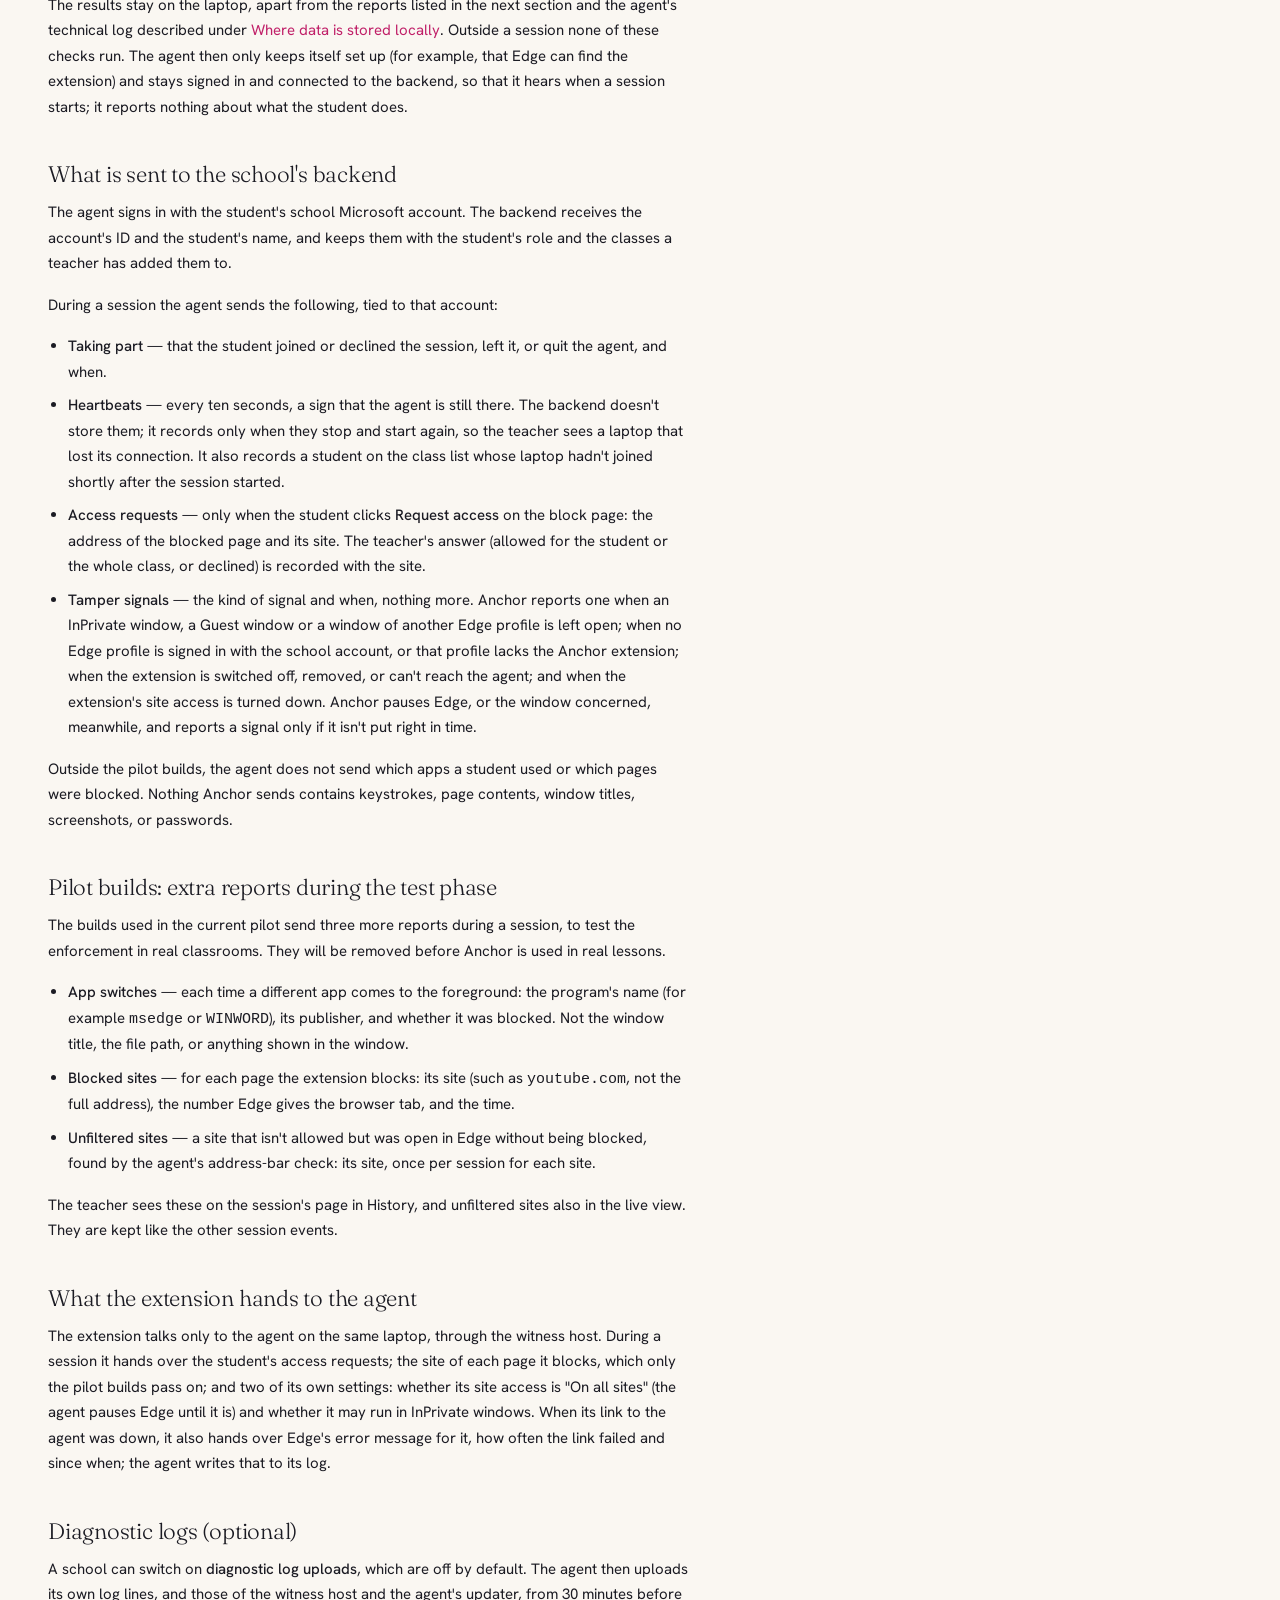
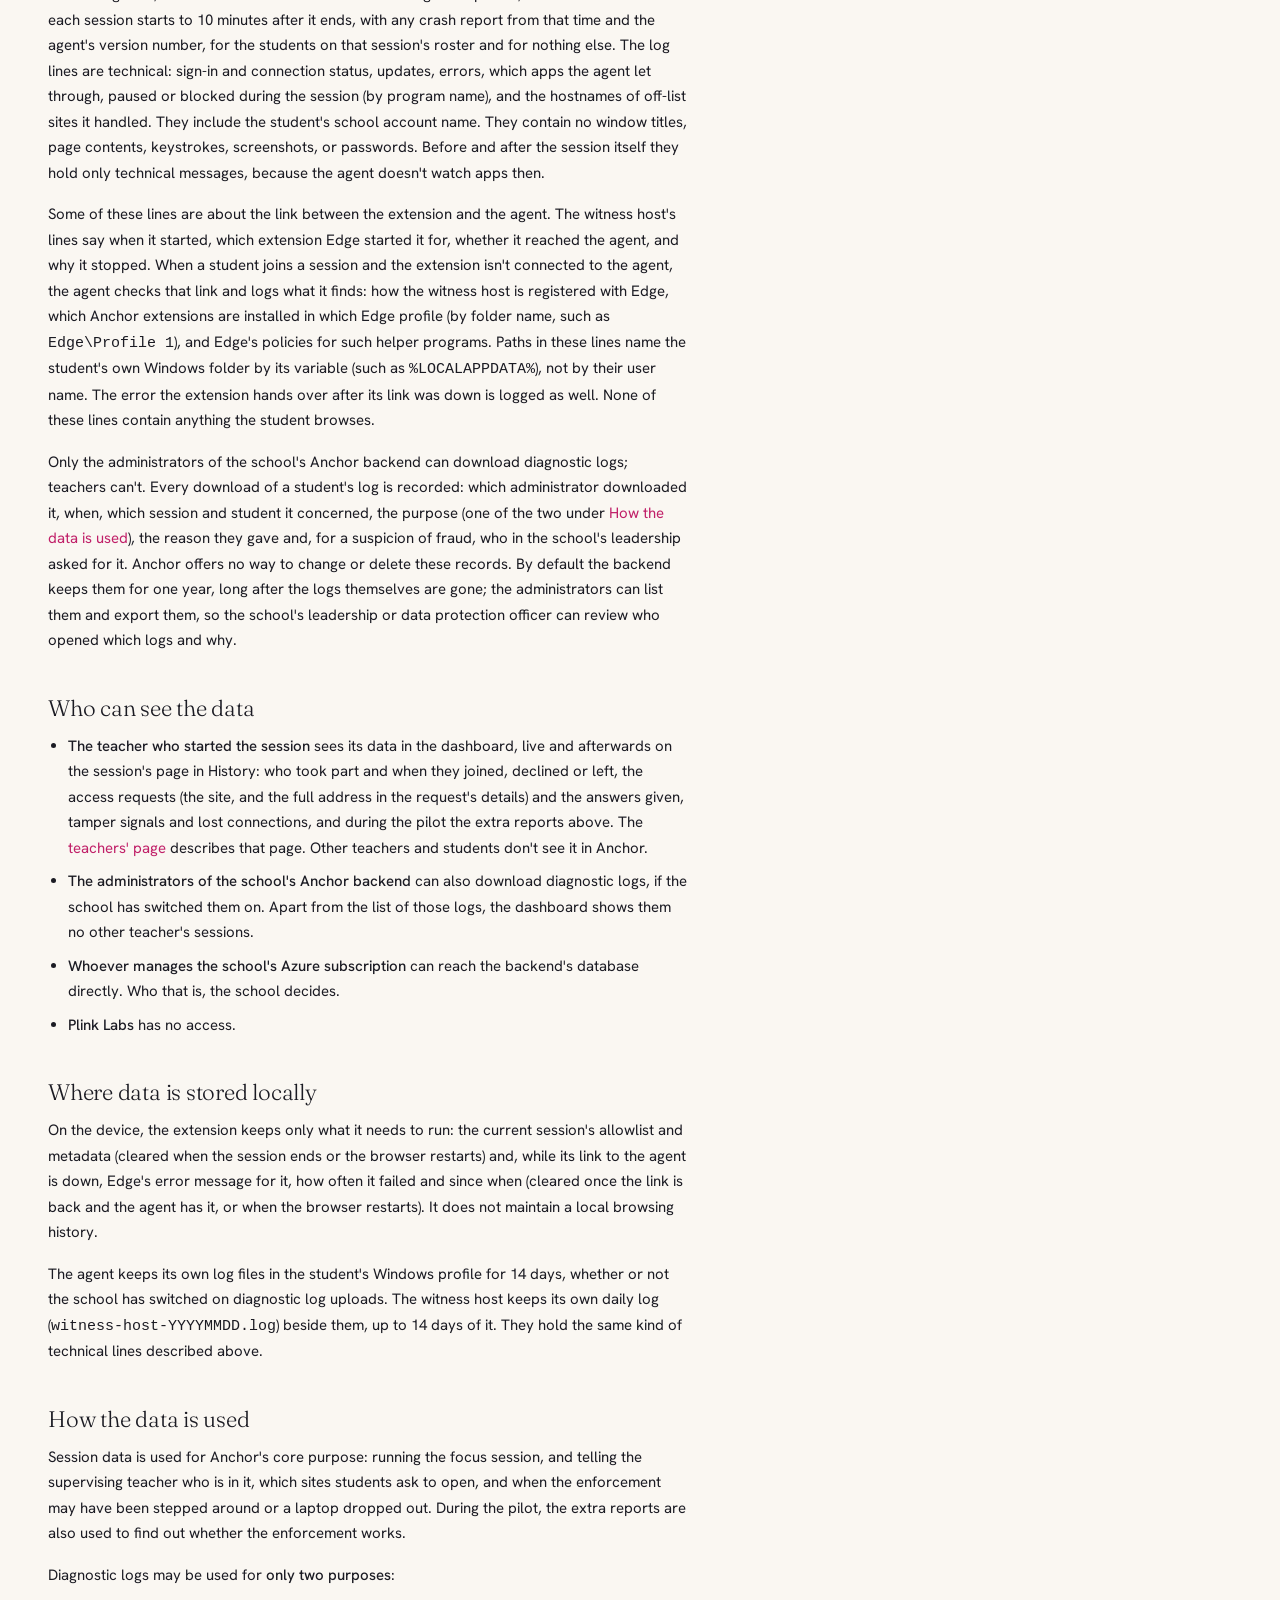
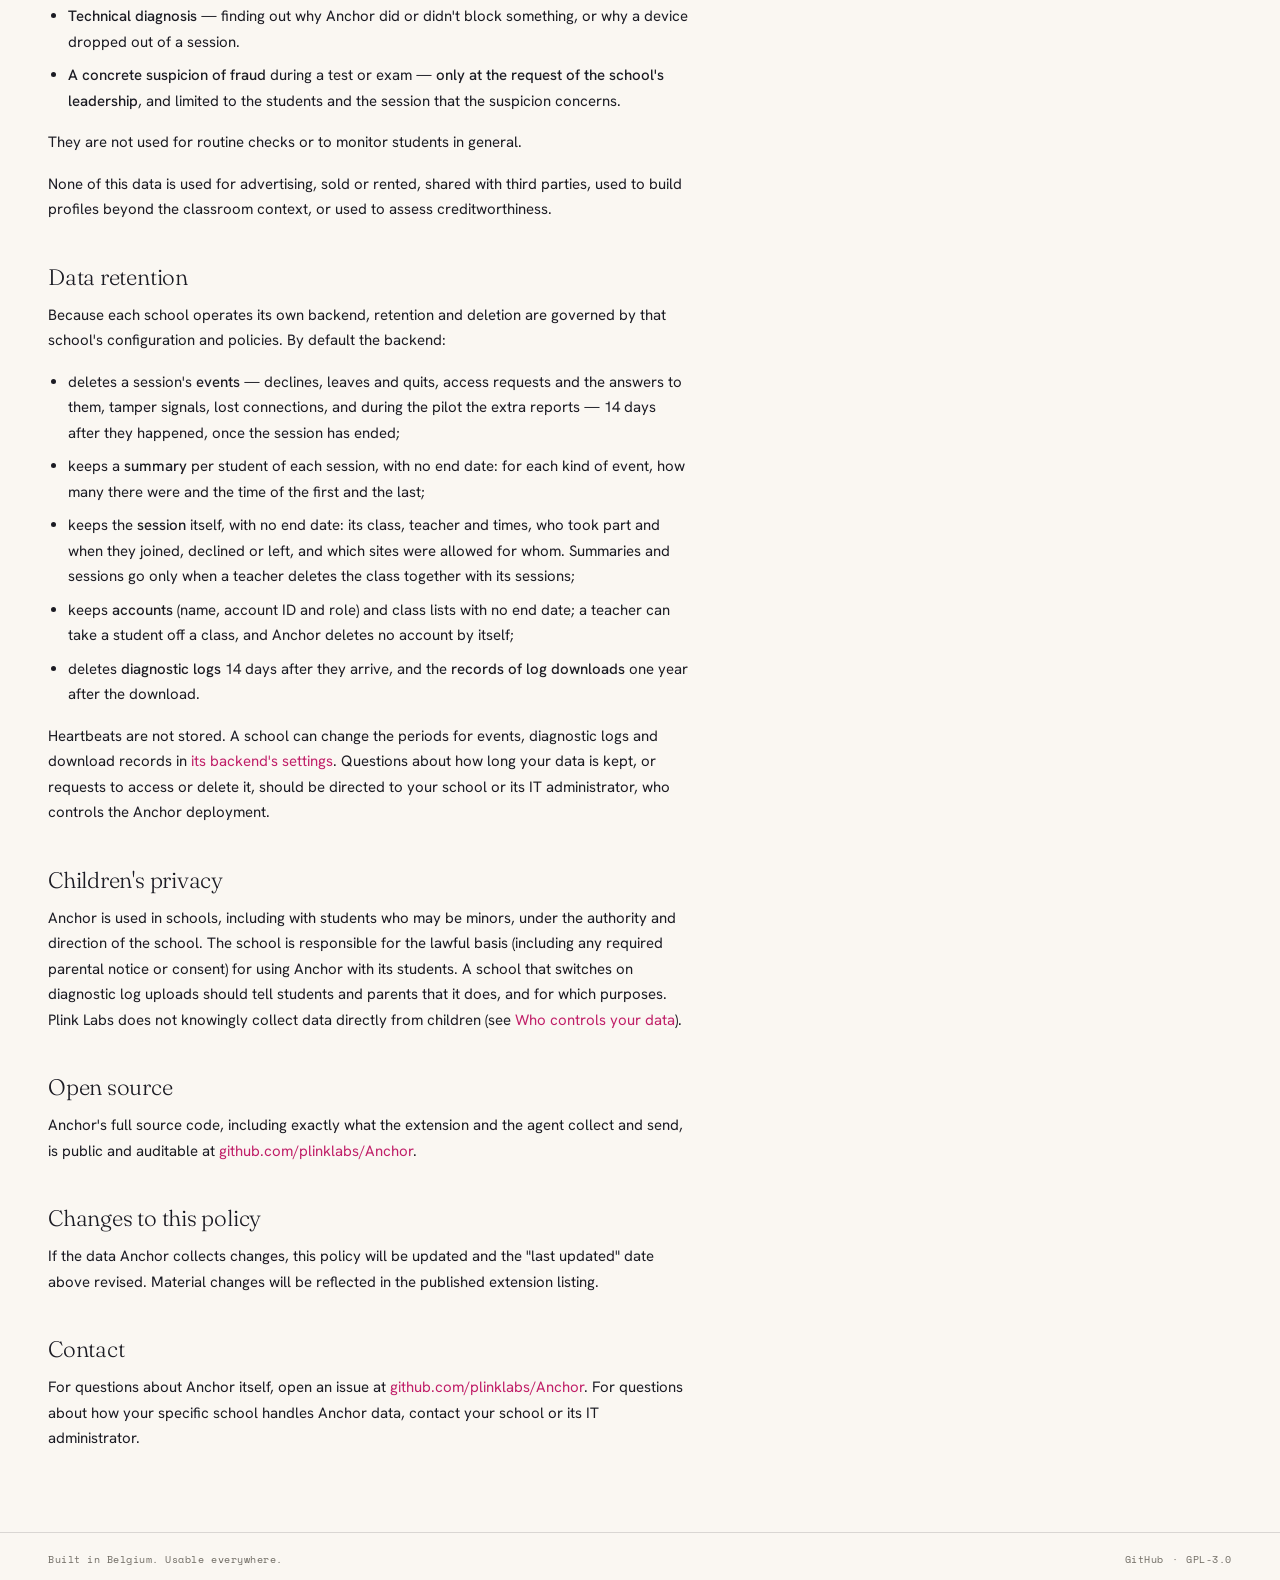
<file: anchor/privacy.html>
<!DOCTYPE html>
<html lang="en">
<head>
  <meta charset="UTF-8">
  <meta name="viewport" content="width=device-width, initial-scale=1.0">
  <meta name="description" content="Privacy policy for Anchor, Plink Labs' classroom focus-session software, including its Microsoft Edge extension.">
  <title>Anchor — Privacy Policy · Plink Labs</title>
  <link rel="icon" href="data:image/svg+xml,<svg xmlns='http://www.w3.org/2000/svg' viewBox='0 0 24 24' fill='none'><path d='M 10.44 20.86 A 9 9 0 1 1 13.56 20.86' stroke='%23DB2777' stroke-width='1.5' stroke-linecap='round'/><circle cx='12' cy='12' r='1.8' fill='%23DB2777'/></svg>">
  <link rel="preconnect" href="https://fonts.googleapis.com">
  <link rel="preconnect" href="https://fonts.gstatic.com" crossorigin>
  <link href="https://fonts.googleapis.com/css2?family=Fraunces:opsz,wght@9..144,300&family=Hanken+Grotesk:wght@400;500&family=Space+Mono&display=swap" rel="stylesheet">
  <link rel="stylesheet" href="style.css">
</head>
<body>

  <header>
    <a href="/" class="wordmark" aria-label="Plink Labs home">
      <svg width="18" height="18" viewBox="0 0 24 24" fill="none" aria-hidden="true">
        <path d="M 10.44 20.86 A 9 9 0 1 1 13.56 20.86" stroke="#DB2777" stroke-width="1.5" stroke-linecap="round"/>
        <circle cx="12" cy="12" r="1.8" fill="#DB2777"/>
      </svg>
      <span>plink labs</span>
    </a>
    <nav>
      <a href="https://github.com/plinklabs/Anchor">GitHub</a>
    </nav>
  </header>

  <nav class="subnav" aria-label="Anchor site">
    <a href="index.html">Home</a>
    <a href="teachers.html">Teachers</a>
    <a href="it.html">IT staff</a>
    <a href="faq.html">FAQ</a>
    <a href="contact.html">Contact</a>
  </nav>

  <!--
    A privacy policy has to be true for the builds that are deployed, so this
    page follows the code, not the other pages (#511): what is sent is the
    agent's hub calls (JoinSession, DeclineSession, LeaveSession, Heartbeat,
    ReportEvent), what is kept is EventPruner, SessionEventSummary and
    LogUploadPruner in backend/. It is self-contained about data; the other
    pages summarise it and link here. The pilot section goes when the
    test-phase reports do (#515).
  -->
  <main class="doc">
    <p class="eyebrow">Anchor</p>
    <h1>Privacy Policy</h1>
    <p class="updated">Last updated 23 November 2026</p>

    <p class="lead">Anchor is open-source classroom software made by teachers. During a lesson it blocks the apps and websites the lesson doesn't need; it doesn't keep watch on students. It tells the teacher only a few things, and what it sends stays inside the school that runs it.</p>

    <h2>What Anchor is</h2>
    <p>Anchor is a school-internal focus-session system for managed and bring-your-own-device classroom laptops. A teacher starts a session for a class; for its duration each student's laptop holds to a teacher-defined allowlist of apps and websites. What may open is decided on the laptop, and those decisions aren't reported to the teacher. The teacher is told who joined, declined or left the session or quit the agent, which sites students ask to open, and tamper signals and lost connections. The home page explains <a href="index.html#soft-enforcement">why it works this way</a>. The builds used in the current pilot report more; see <a href="#pilot">Pilot builds</a>.</p>
    <p>This policy covers what runs on the student's laptop: the <strong>Anchor agent</strong> (a Windows app), the <strong>witness host</strong> (the small helper program Edge starts so the extension can reach the agent), and the <strong>Anchor Microsoft Edge extension</strong>. It describes what they look at, what they keep on the laptop, and what they send to the school's Anchor backend.</p>

    <h2 id="controller">Who controls your data</h2>
    <p>Anchor is <strong>backend-agnostic and self-hosted</strong>: each school or organisation runs its own Anchor backend, and the agent on the student's laptop is set up to sign in to that backend. The extension sends nothing to any server: it hands what it reports to the agent on the same laptop, and the agent sends it on. The <strong>school that deploys Anchor is the data controller</strong> and decides how the data is stored, retained, and used, under its own policies and applicable law.</p>
    <p>Plink Labs publishes the software as open source. Plink Labs does <strong>not</strong> operate a backend, does not receive any data the agent or the extension collects, and has no access to any school's data.</p>

    <h2>What Anchor looks at on the laptop</h2>
    <p>Only while the student is in a session, the agent and the extension check, on the laptop itself:</p>
    <ul>
      <li><strong>Apps</strong> — the agent checks which app is in the foreground against the allowlist, and sets an off-list app aside.</li>
      <li><strong>Edge windows</strong> — the agent checks which Edge windows are open and in which Edge profile, whether one is an InPrivate or Guest window, which profile is signed in with the student's school account, and whether the Anchor extension is installed and connected there. Anchor pauses Edge, or the window concerned, while one of these isn't right.</li>
      <li><strong>Pages</strong> — the extension checks the address of each page that opens in Edge against the allowlist, and replaces an off-list page with a block page. The block page shows the student the address, on their own laptop.</li>
      <li><strong>The address bar</strong> (pilot builds only) — the agent reads the address bar of the school profile's Edge window in front, to find a site that isn't allowed but wasn't blocked. Allowed sites are compared on the laptop and never kept or sent.</li>
    </ul>
    <p>The results stay on the laptop, apart from the reports listed in the next section and the agent's technical log described under <a href="#local">Where data is stored locally</a>. Outside a session none of these checks run. The agent then only keeps itself set up (for example, that Edge can find the extension) and stays signed in and connected to the backend, so that it hears when a session starts; it reports nothing about what the student does.</p>

    <h2 id="sent">What is sent to the school's backend</h2>
    <p>The agent signs in with the student's school Microsoft account. The backend receives the account's ID and the student's name, and keeps them with the student's role and the classes a teacher has added them to.</p>
    <p>During a session the agent sends the following, tied to that account:</p>
    <ul>
      <li><strong>Taking part</strong> — that the student joined or declined the session, left it, or quit the agent, and when.</li>
      <li><strong>Heartbeats</strong> — every ten seconds, a sign that the agent is still there. The backend doesn't store them; it records only when they stop and start again, so the teacher sees a laptop that lost its connection. It also records a student on the class list whose laptop hadn't joined shortly after the session started.</li>
      <li><strong>Access requests</strong> — only when the student clicks <strong>Request access</strong> on the block page: the address of the blocked page and its site. The teacher's answer (allowed for the student or the whole class, or declined) is recorded with the site.</li>
      <li><strong>Tamper signals</strong> — the kind of signal and when, nothing more. Anchor reports one when an InPrivate window, a Guest window or a window of another Edge profile is left open; when no Edge profile is signed in with the school account, or that profile lacks the Anchor extension; when the extension is switched off, removed, or can't reach the agent; and when the extension's site access is turned down. Anchor pauses Edge, or the window concerned, meanwhile, and reports a signal only if it isn't put right in time.</li>
    </ul>
    <p>Outside the pilot builds, the agent does not send which apps a student used or which pages were blocked. Nothing Anchor sends contains keystrokes, page contents, window titles, screenshots, or passwords.</p>

    <h2 id="pilot">Pilot builds: extra reports during the test phase</h2>
    <p>The builds used in the current pilot send three more reports during a session, to test the enforcement in real classrooms. They will be removed before Anchor is used in real lessons.</p>
    <ul>
      <li><strong>App switches</strong> — each time a different app comes to the foreground: the program's name (for example <code>msedge</code> or <code>WINWORD</code>), its publisher, and whether it was blocked. Not the window title, the file path, or anything shown in the window.</li>
      <li><strong>Blocked sites</strong> — for each page the extension blocks: its site (such as <code>youtube.com</code>, not the full address), the number Edge gives the browser tab, and the time.</li>
      <li><strong>Unfiltered sites</strong> — a site that isn't allowed but was open in Edge without being blocked, found by the agent's address-bar check: its site, once per session for each site.</li>
    </ul>
    <p>The teacher sees these on the session's page in History, and unfiltered sites also in the live view. They are kept like the other session events.</p>

    <h2>What the extension hands to the agent</h2>
    <p>The extension talks only to the agent on the same laptop, through the witness host. During a session it hands over the student's access requests; the site of each page it blocks, which only the pilot builds pass on; and two of its own settings: whether its site access is "On all sites" (the agent pauses Edge until it is) and whether it may run in InPrivate windows. When its link to the agent was down, it also hands over Edge's error message for it, how often the link failed and since when; the agent writes that to its log.</p>

    <h2 id="logs">Diagnostic logs (optional)</h2>
    <p>A school can switch on <strong>diagnostic log uploads</strong>, which are off by default. The agent then uploads its own log lines, and those of the witness host and the agent's updater, from 30 minutes before each session starts to 10 minutes after it ends, with any crash report from that time and the agent's version number, for the students on that session's roster and for nothing else. The log lines are technical: sign-in and connection status, updates, errors, which apps the agent let through, paused or blocked during the session (by program name), and the hostnames of off-list sites it handled. They include the student's school account name. They contain no window titles, page contents, keystrokes, screenshots, or passwords. Before and after the session itself they hold only technical messages, because the agent doesn't watch apps then.</p>
    <p>Some of these lines are about the link between the extension and the agent. The witness host's lines say when it started, which extension Edge started it for, whether it reached the agent, and why it stopped. When a student joins a session and the extension isn't connected to the agent, the agent checks that link and logs what it finds: how the witness host is registered with Edge, which Anchor extensions are installed in which Edge profile (by folder name, such as <code>Edge\Profile 1</code>), and Edge's policies for such helper programs. Paths in these lines name the student's own Windows folder by its variable (such as <code>%LOCALAPPDATA%</code>), not by their user name. The error the extension hands over after its link was down is logged as well. None of these lines contain anything the student browses.</p>
    <p>Only the administrators of the school's Anchor backend can download diagnostic logs; teachers can't. Every download of a student's log is recorded: which administrator downloaded it, when, which session and student it concerned, the purpose (one of the two under <a href="#use">How the data is used</a>), the reason they gave and, for a suspicion of fraud, who in the school's leadership asked for it. Anchor offers no way to change or delete these records. By default the backend keeps them for one year, long after the logs themselves are gone; the administrators can list them and export them, so the school's leadership or data protection officer can review who opened which logs and why.</p>

    <h2>Who can see the data</h2>
    <ul>
      <li><strong>The teacher who started the session</strong> sees its data in the dashboard, live and afterwards on the session's page in History: who took part and when they joined, declined or left, the access requests (the site, and the full address in the request's details) and the answers given, tamper signals and lost connections, and during the pilot the extra reports above. The <a href="teachers.html#history">teachers' page</a> describes that page. Other teachers and students don't see it in Anchor.</li>
      <li><strong>The administrators of the school's Anchor backend</strong> can also download diagnostic logs, if the school has switched them on. Apart from the list of those logs, the dashboard shows them no other teacher's sessions.</li>
      <li><strong>Whoever manages the school's Azure subscription</strong> can reach the backend's database directly. Who that is, the school decides.</li>
      <li><strong>Plink Labs</strong> has no access.</li>
    </ul>

    <h2 id="local">Where data is stored locally</h2>
    <p>On the device, the extension keeps only what it needs to run: the current session's allowlist and metadata (cleared when the session ends or the browser restarts) and, while its link to the agent is down, Edge's error message for it, how often it failed and since when (cleared once the link is back and the agent has it, or when the browser restarts). It does not maintain a local browsing history.</p>
    <p>The agent keeps its own log files in the student's Windows profile for 14 days, whether or not the school has switched on diagnostic log uploads. The witness host keeps its own daily log (<code>witness-host-YYYYMMDD.log</code>) beside them, up to 14 days of it. They hold the same kind of technical lines described above.</p>

    <h2 id="use">How the data is used</h2>
    <p>Session data is used for Anchor's core purpose: running the focus session, and telling the supervising teacher who is in it, which sites students ask to open, and when the enforcement may have been stepped around or a laptop dropped out. During the pilot, the extra reports are also used to find out whether the enforcement works.</p>
    <p>Diagnostic logs may be used for <strong>only two purposes</strong>:</p>
    <ul>
      <li><strong>Technical diagnosis</strong> — finding out why Anchor did or didn't block something, or why a device dropped out of a session.</li>
      <li><strong>A concrete suspicion of fraud</strong> during a test or exam — <strong>only at the request of the school's leadership</strong>, and limited to the students and the session that the suspicion concerns.</li>
    </ul>
    <p>They are not used for routine checks or to monitor students in general.</p>
    <p>None of this data is used for advertising, sold or rented, shared with third parties, used to build profiles beyond the classroom context, or used to assess creditworthiness.</p>

    <h2 id="retention">Data retention</h2>
    <p>Because each school operates its own backend, retention and deletion are governed by that school's configuration and policies. By default the backend:</p>
    <ul>
      <li>deletes a session's <strong>events</strong> — declines, leaves and quits, access requests and the answers to them, tamper signals, lost connections, and during the pilot the extra reports — 14 days after they happened, once the session has ended;</li>
      <li>keeps a <strong>summary</strong> per student of each session, with no end date: for each kind of event, how many there were and the time of the first and the last;</li>
      <li>keeps the <strong>session</strong> itself, with no end date: its class, teacher and times, who took part and when they joined, declined or left, and which sites were allowed for whom. Summaries and sessions go only when a teacher deletes the class together with its sessions;</li>
      <li>keeps <strong>accounts</strong> (name, account ID and role) and class lists with no end date; a teacher can take a student off a class, and Anchor deletes no account by itself;</li>
      <li>deletes <strong>diagnostic logs</strong> 14 days after they arrive, and the <strong>records of log downloads</strong> one year after the download.</li>
    </ul>
    <p>Heartbeats are not stored. A school can change the periods for events, diagnostic logs and download records in <a href="it.html#retention">its backend's settings</a>. Questions about how long your data is kept, or requests to access or delete it, should be directed to your school or its IT administrator, who controls the Anchor deployment.</p>

    <h2>Children's privacy</h2>
    <p>Anchor is used in schools, including with students who may be minors, under the authority and direction of the school. The school is responsible for the lawful basis (including any required parental notice or consent) for using Anchor with its students. A school that switches on diagnostic log uploads should tell students and parents that it does, and for which purposes. Plink Labs does not knowingly collect data directly from children (see <a href="#controller">Who controls your data</a>).</p>

    <h2>Open source</h2>
    <p>Anchor's full source code, including exactly what the extension and the agent collect and send, is public and auditable at <a href="https://github.com/plinklabs/Anchor">github.com/plinklabs/Anchor</a>.</p>

    <h2>Changes to this policy</h2>
    <p>If the data Anchor collects changes, this policy will be updated and the "last updated" date above revised. Material changes will be reflected in the published extension listing.</p>

    <h2>Contact</h2>
    <p>For questions about Anchor itself, open an issue at <a href="https://github.com/plinklabs/Anchor">github.com/plinklabs/Anchor</a>. For questions about how your specific school handles Anchor data, contact your school or its IT administrator.</p>
  </main>

  <footer>
    <p>Built in Belgium. Usable everywhere.</p>
    <nav>
      <a href="https://github.com/plinklabs">GitHub</a>
      <span>·</span>
      <span>GPL-3.0</span>
    </nav>
  </footer>

</body>
</html>
</file>
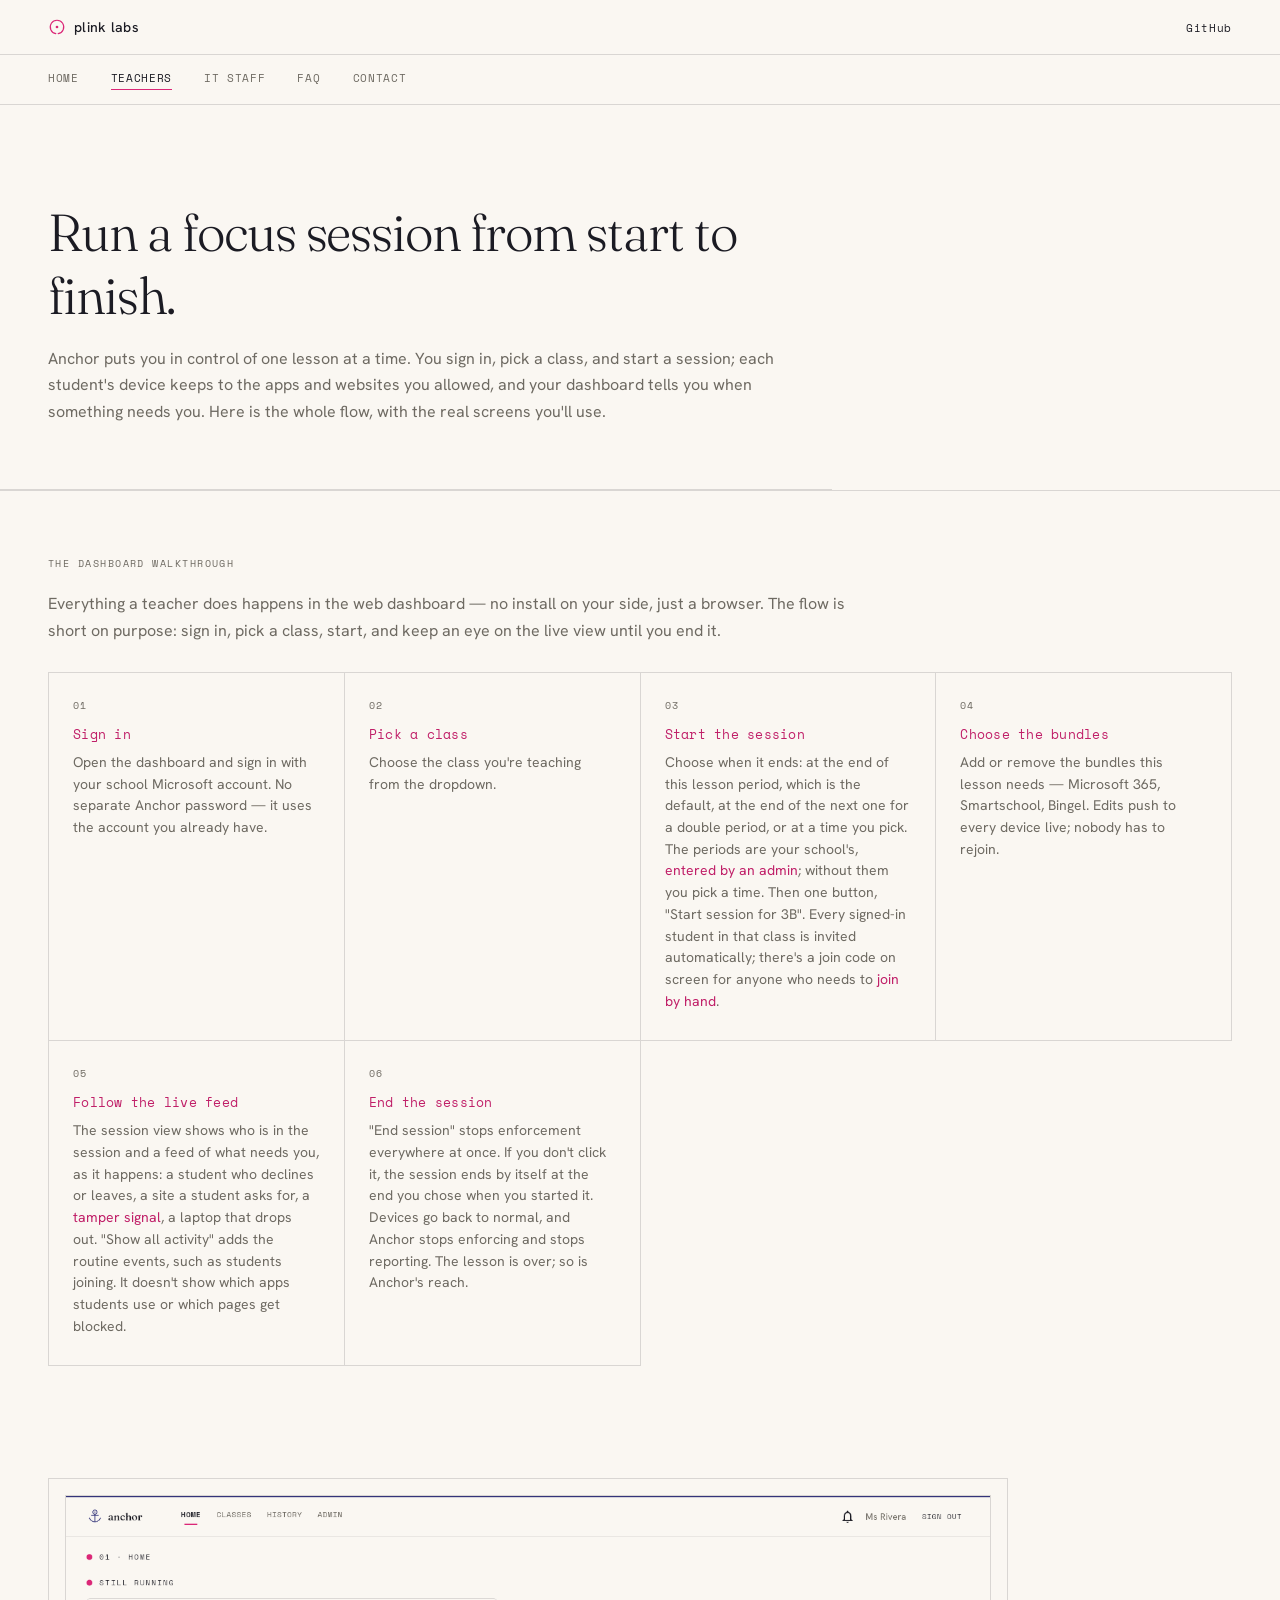
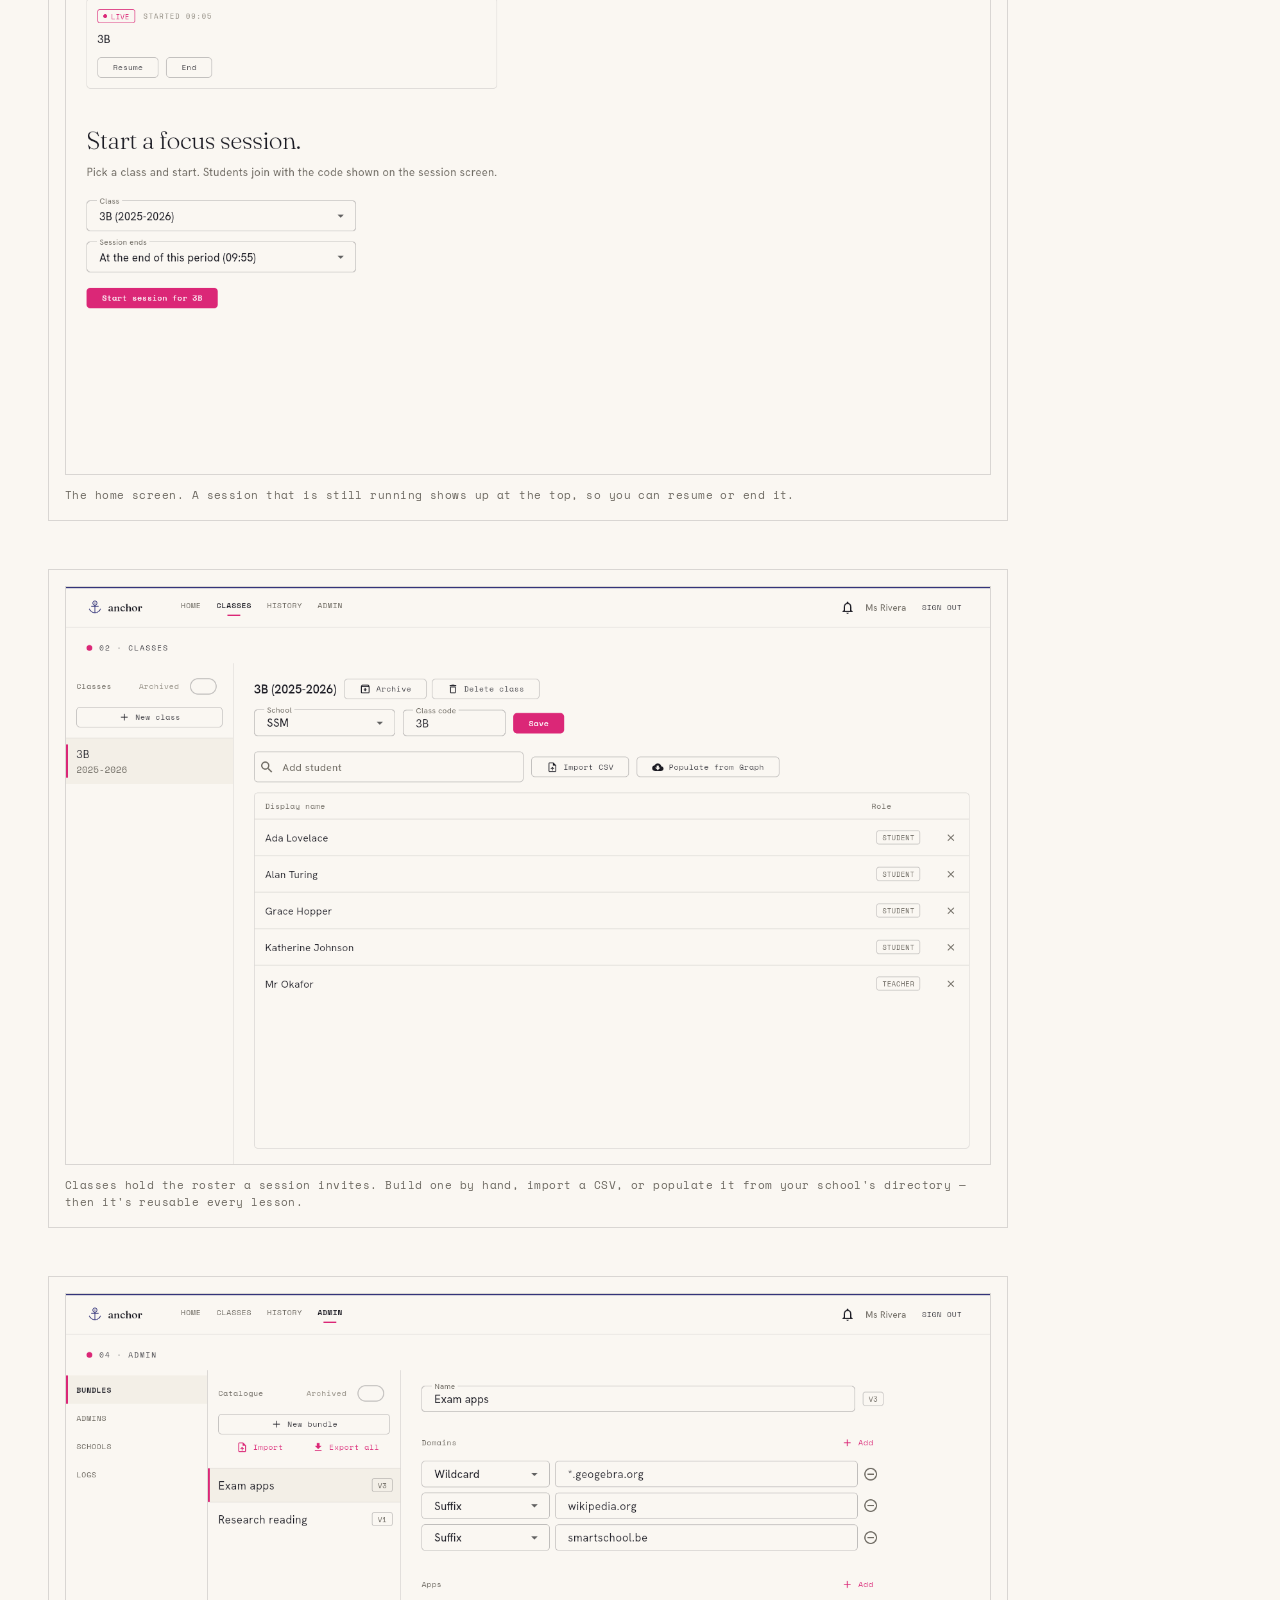
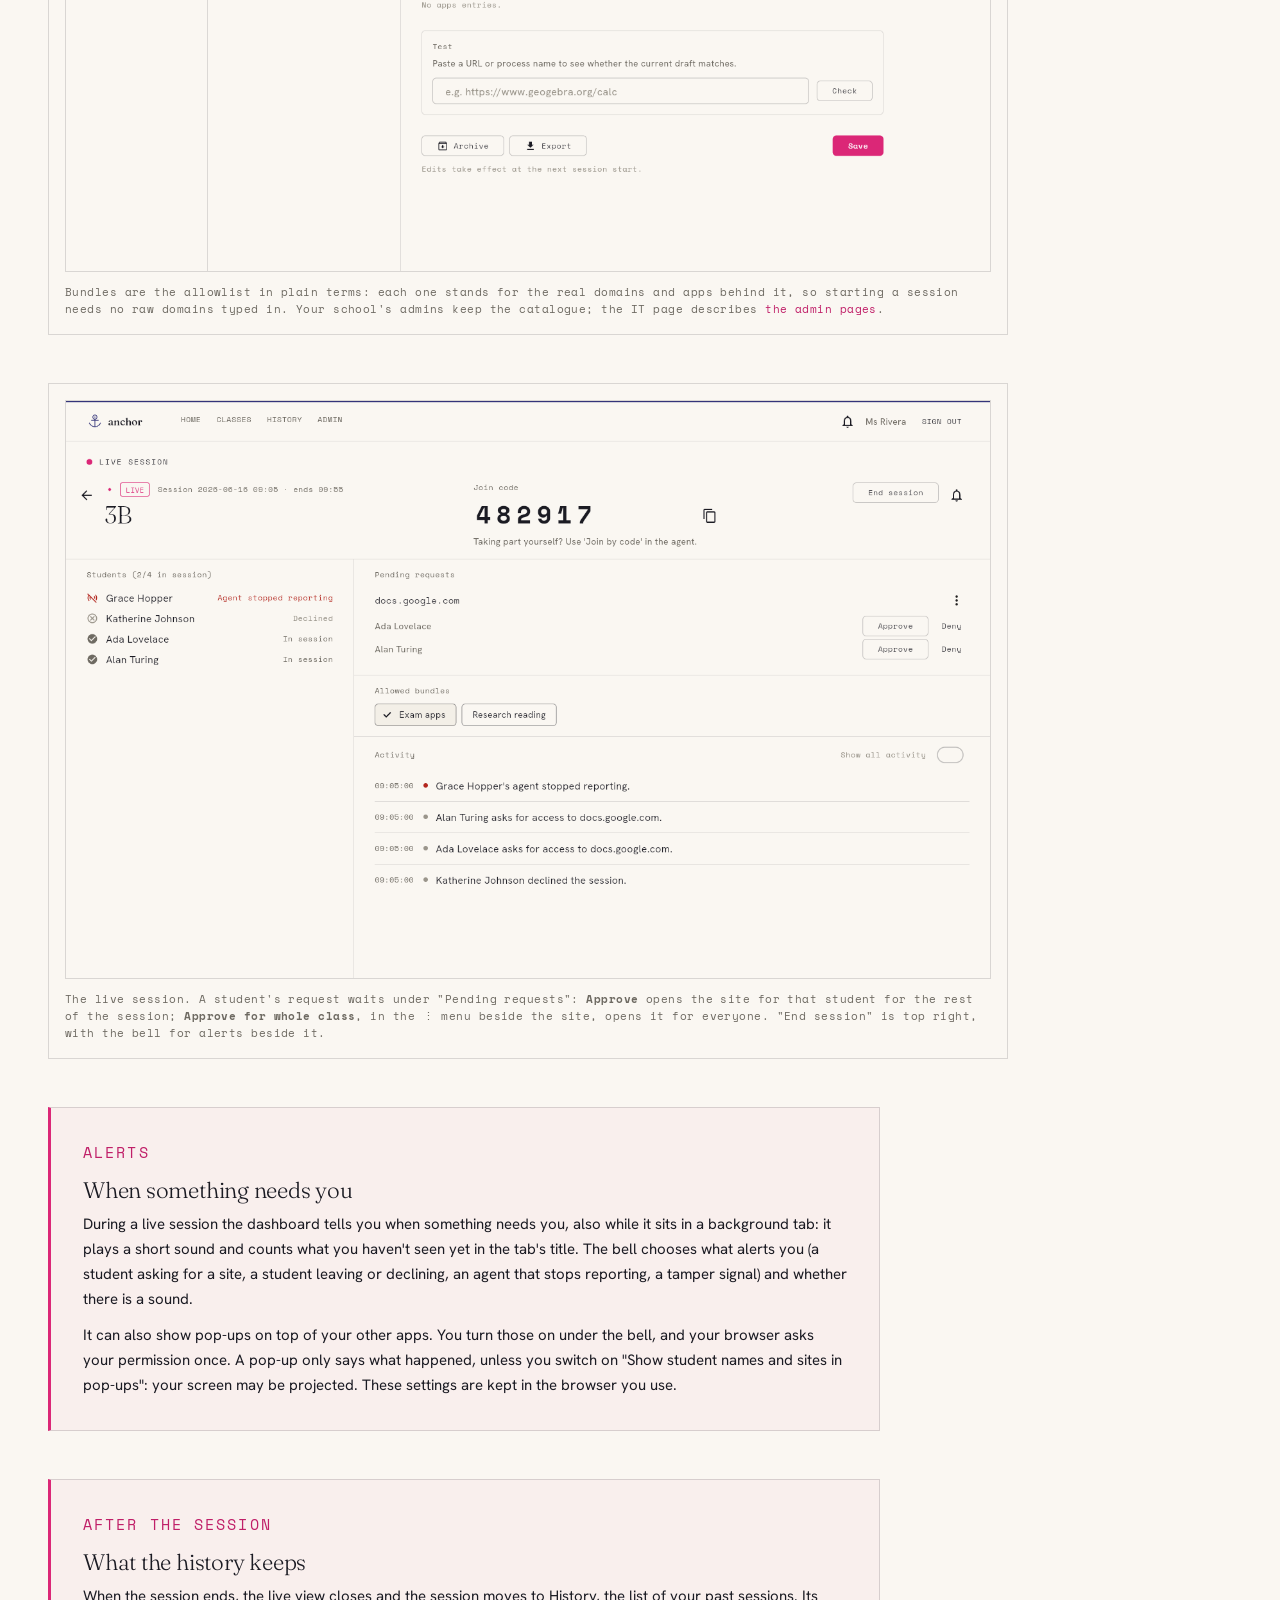
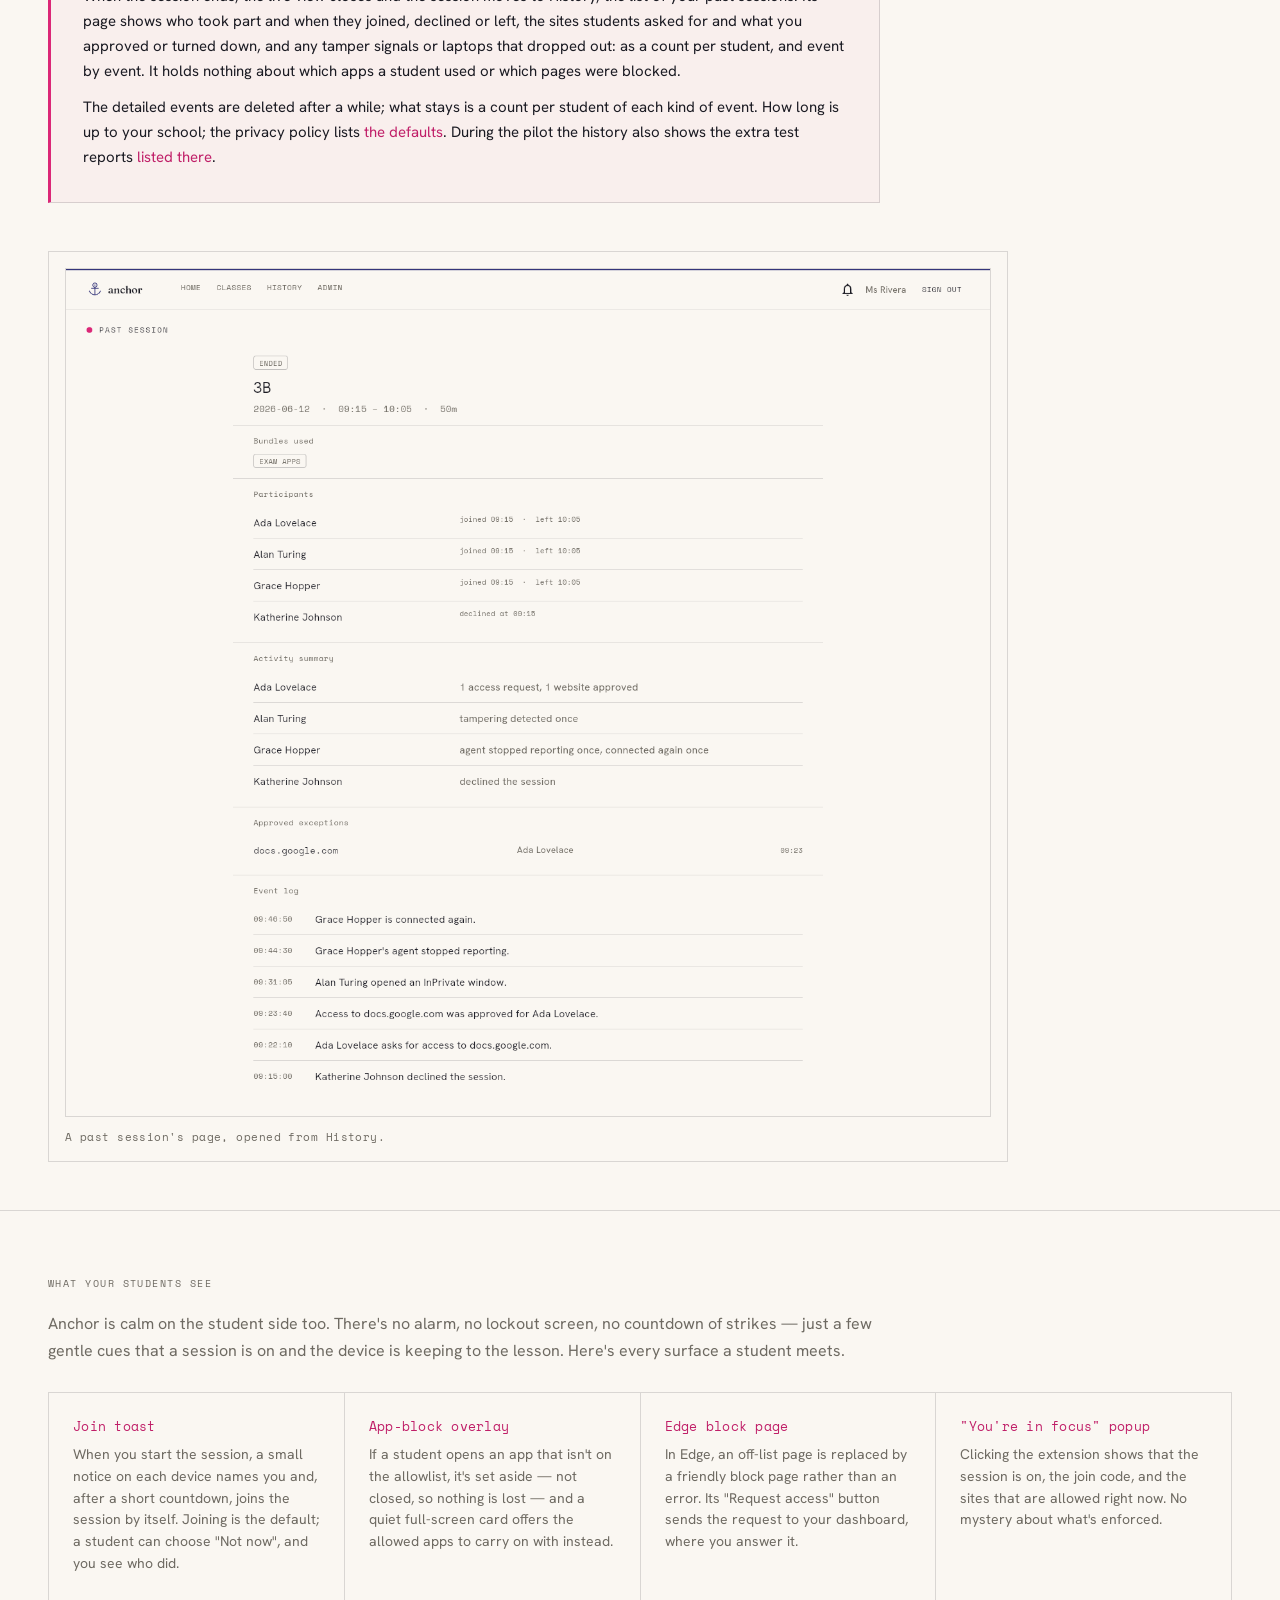
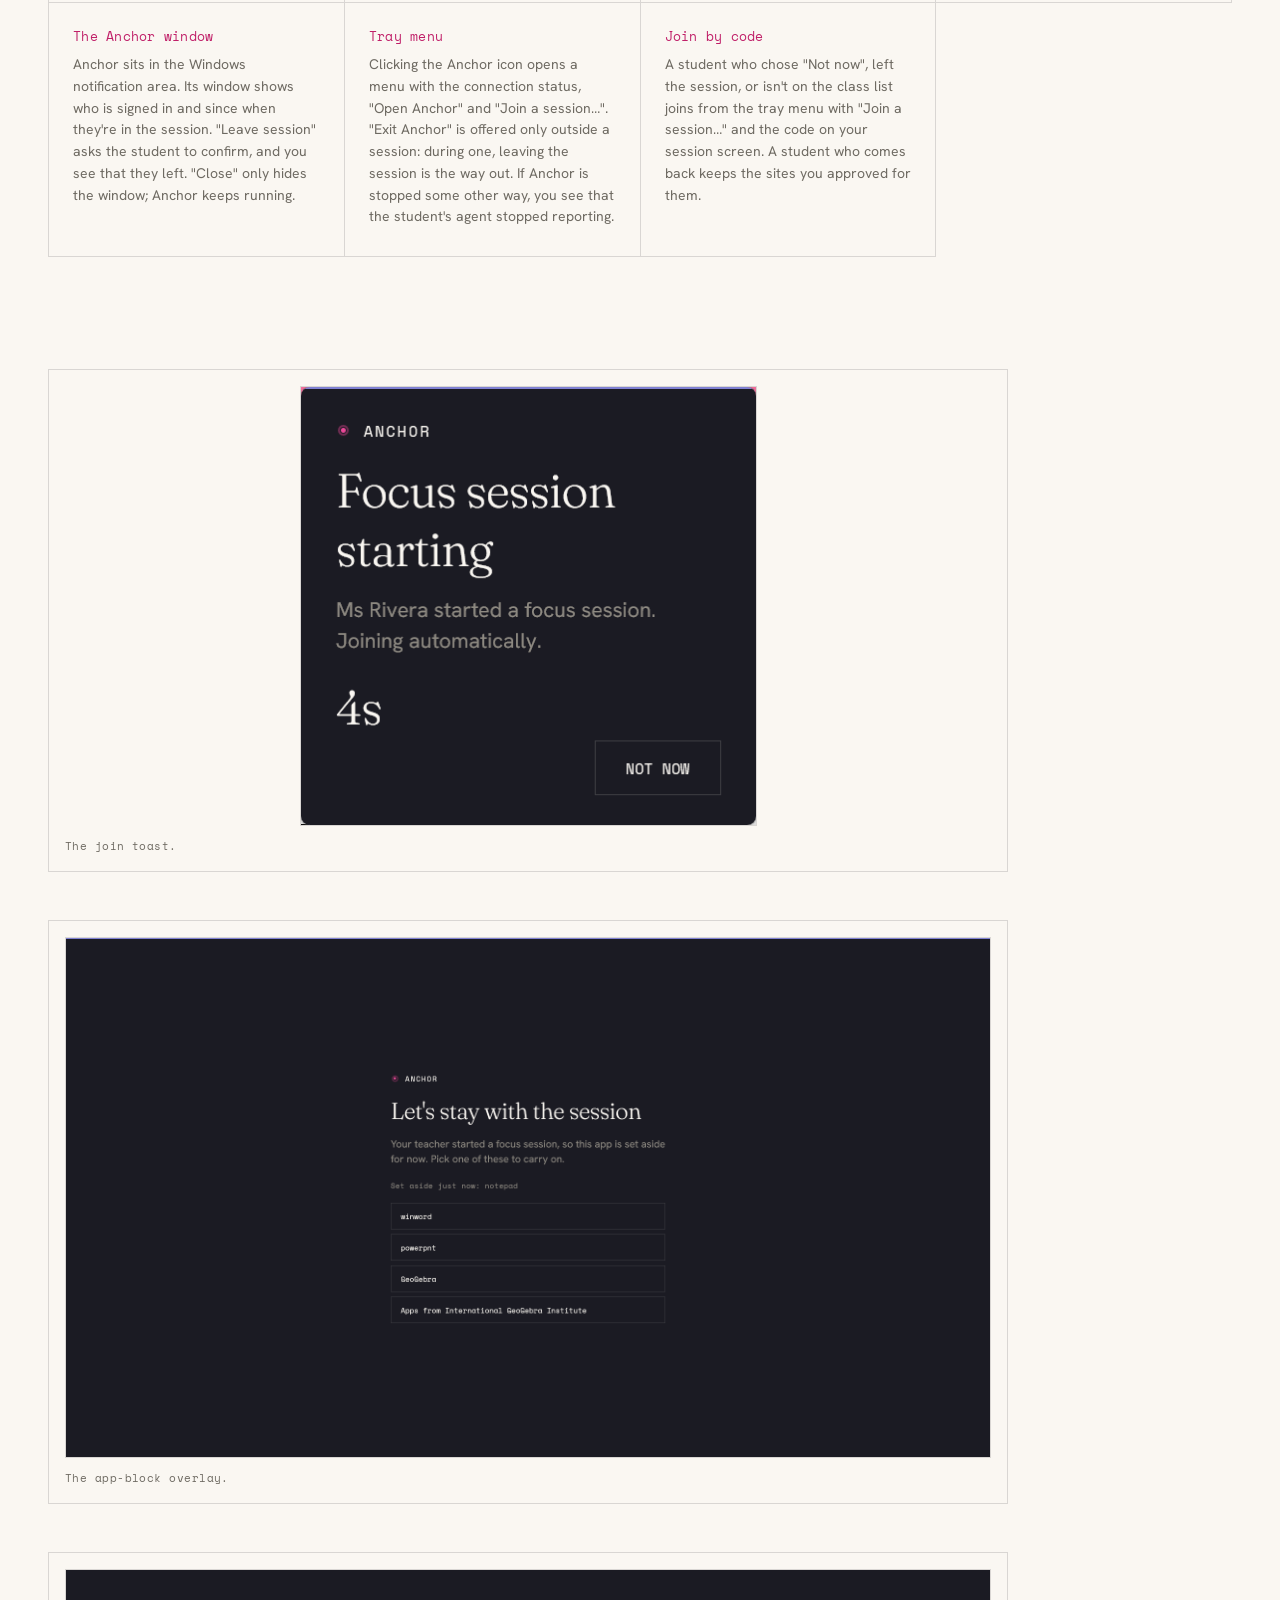
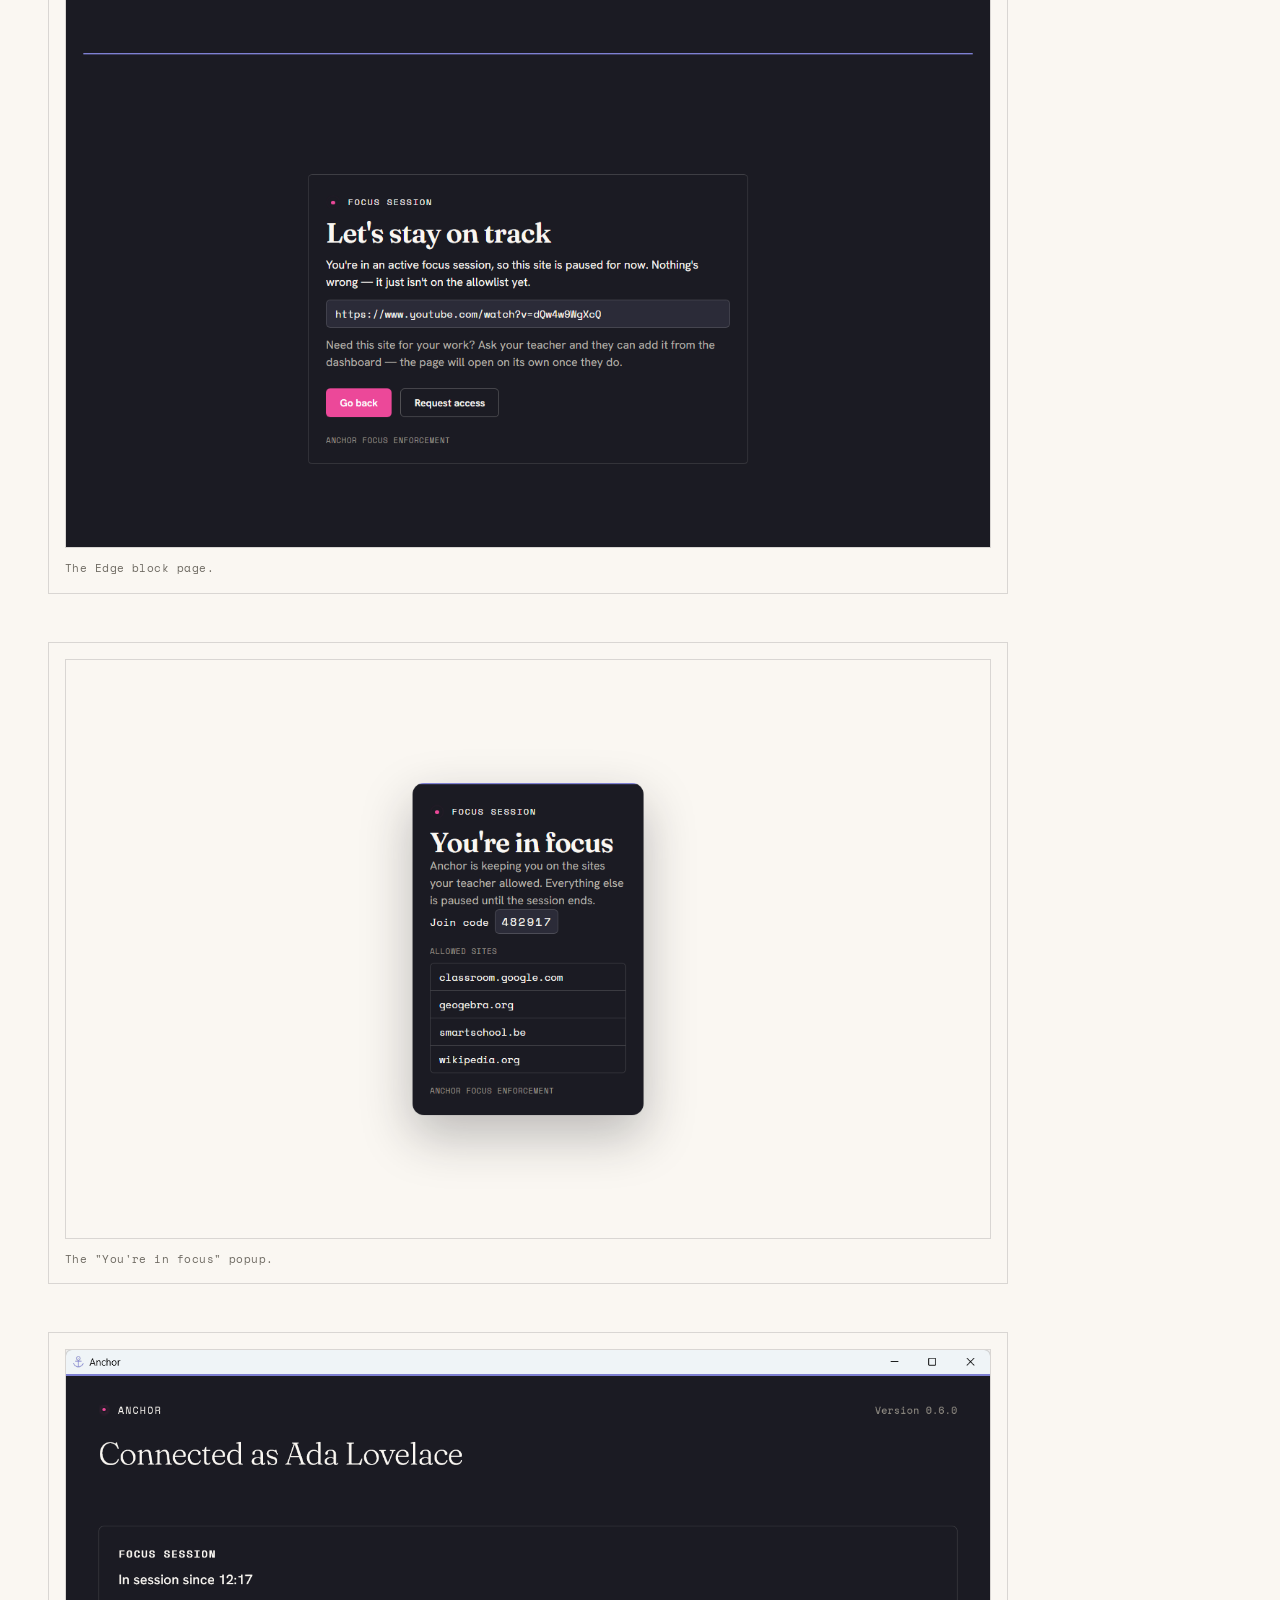
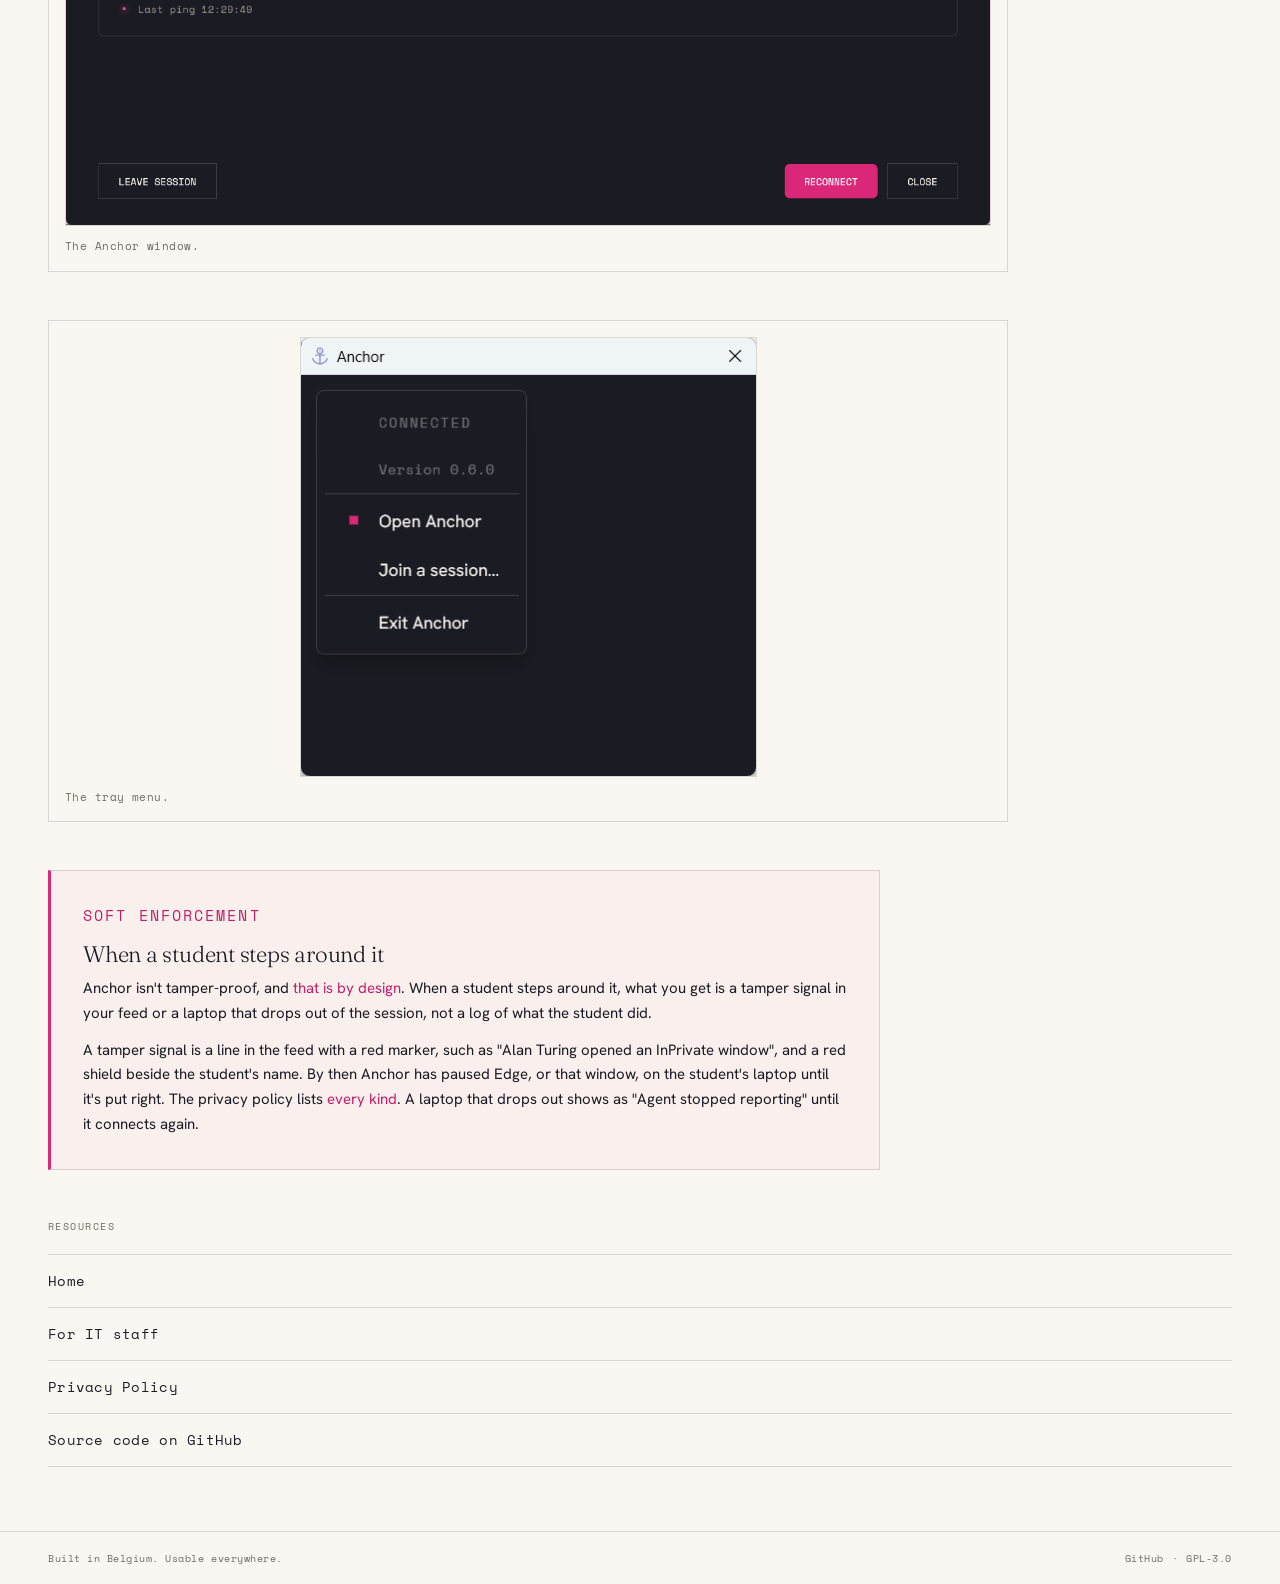
<file: anchor/teachers.html>
<!DOCTYPE html>
<html lang="en">
<head>
  <meta charset="UTF-8">
  <meta name="viewport" content="width=device-width, initial-scale=1.0">
  <meta name="description" content="Anchor for teachers — a walkthrough of the dashboard: sign in, pick a class, start a focus session and choose when it ends, add or remove bundles, follow the live feed, answer access requests, get alerts, end the session and look back at it in History. Plus what your students see on their devices.">
  <title>Anchor for teachers · Plink Labs</title>
  <link rel="icon" href="data:image/svg+xml,<svg xmlns='http://www.w3.org/2000/svg' viewBox='0 0 24 24' fill='none'><path d='M 10.44 20.86 A 9 9 0 1 1 13.56 20.86' stroke='%23DB2777' stroke-width='1.5' stroke-linecap='round'/><circle cx='12' cy='12' r='1.8' fill='%23DB2777'/></svg>">
  <link rel="preconnect" href="https://fonts.googleapis.com">
  <link rel="preconnect" href="https://fonts.gstatic.com" crossorigin>
  <link href="https://fonts.googleapis.com/css2?family=Fraunces:opsz,wght@9..144,300&family=Hanken+Grotesk:wght@400;500&family=Space+Mono&display=swap" rel="stylesheet">
  <link rel="stylesheet" href="style.css">
</head>
<body>

  <header>
    <a href="/" class="wordmark" aria-label="Plink Labs home">
      <svg width="18" height="18" viewBox="0 0 24 24" fill="none" aria-hidden="true">
        <path d="M 10.44 20.86 A 9 9 0 1 1 13.56 20.86" stroke="#DB2777" stroke-width="1.5" stroke-linecap="round"/>
        <circle cx="12" cy="12" r="1.8" fill="#DB2777"/>
      </svg>
      <span>plink labs</span>
    </a>
    <nav>
      <a href="https://github.com/plinklabs/Anchor">GitHub</a>
    </nav>
  </header>

  <nav class="subnav" aria-label="Anchor site">
    <a href="index.html">Home</a>
    <a href="teachers.html" aria-current="page">Teachers</a>
    <a href="it.html">IT staff</a>
    <a href="faq.html">FAQ</a>
    <a href="contact.html">Contact</a>
  </nav>

  <main>

    <!-- Hero — what a teacher does with Anchor, in one breath -->
    <section class="hero">
      <h1>Run a focus session from start to finish.</h1>
      <p>Anchor puts you in control of one lesson at a time. You sign in, pick a class, and start a session; each student's device keeps to the apps and websites you allowed, and your dashboard tells you when something needs you. Here is the whole flow, with the real screens you'll use.</p>
    </section>

    <!-- ============================================================
         Section 1 — Dashboard walkthrough
         ============================================================ -->
    <section class="feature-section">
      <p class="eyebrow">The dashboard walkthrough</p>
      <p class="lead">Everything a teacher does happens in the web dashboard — no install on your side, just a browser. The flow is short on purpose: sign in, pick a class, start, and keep an eye on the live view until you end it.</p>
      <div class="feature-grid">
        <article>
          <p class="step">01</p>
          <h3>Sign in</h3>
          <p>Open the dashboard and sign in with your school Microsoft account. No separate Anchor password — it uses the account you already have.</p>
        </article>
        <article>
          <p class="step">02</p>
          <h3>Pick a class</h3>
          <p>Choose the class you're teaching from the dropdown.</p>
        </article>
        <article>
          <p class="step">03</p>
          <h3>Start the session</h3>
          <p>Choose when it ends: at the end of this lesson period, which is the default, at the end of the next one for a double period, or at a time you pick. The periods are your school's, <a href="it.html#admin">entered by an admin</a>; without them you pick a time. Then one button, "Start session for 3B". Every signed-in student in that class is invited automatically; there's a join code on screen for anyone who needs to <a href="#students">join by hand</a>.</p>
        </article>
        <article>
          <p class="step">04</p>
          <h3>Choose the bundles</h3>
          <p>Add or remove the bundles this lesson needs — Microsoft 365, Smartschool, Bingel. Edits push to every device live; nobody has to rejoin.</p>
        </article>
        <article>
          <p class="step">05</p>
          <h3>Follow the live feed</h3>
          <p>The session view shows who is in the session and a feed of what needs you, as it happens: a student who declines or leaves, a site a student asks for, a <a href="#tamper">tamper signal</a>, a laptop that drops out. "Show all activity" adds the routine events, such as students joining. It doesn't show which apps students use or which pages get blocked.</p>
        </article>
        <article>
          <p class="step">06</p>
          <h3>End the session</h3>
          <p>"End session" stops enforcement everywhere at once. If you don't click it, the session ends by itself at the end you chose when you started it. Devices go back to normal, and Anchor stops enforcing and stops reporting. The lesson is over; so is Anchor's reach.</p>
        </article>
      </div>
    </section>

    <!-- Sign in / pick a class / start -->
    <figure class="screenshot">
      <img src="assets/dashboard-home.png" alt="Anchor dashboard home screen with a still-running session of 3B at the top and its Resume and End buttons, then a class dropdown set to '3B (2025-2026)', a 'Session ends' dropdown set to 'At the end of this period (09:55)' and a 'Start session for 3B' button" width="1440" height="900">
      <figcaption>The home screen. A session that is still running shows up at the top, so you can resume or end it.</figcaption>
    </figure>

    <!-- Pick / manage a class -->
    <figure class="screenshot">
      <img src="assets/dashboard-classes.png" alt="Anchor classes screen showing the roster for class 3B with students Ada Lovelace, Alan Turing, Grace Hopper, Katherine Johnson and a teacher, under a search box to add a student and the buttons Import CSV and Populate from Graph" width="1440" height="900">
      <figcaption>Classes hold the roster a session invites. Build one by hand, import a CSV, or populate it from your school's directory — then it's reusable every lesson.</figcaption>
    </figure>

    <!-- Add / remove bundles -->
    <figure class="screenshot">
      <img src="assets/dashboard-bundles.png" alt="Anchor bundles editor under the Admin tab showing an 'Exam apps' bundle with the domains *.geogebra.org, wikipedia.org and smartschool.be, and a box to test a web address against it" width="1440" height="900">
      <figcaption>Bundles are the allowlist in plain terms: each one stands for the real domains and apps behind it, so starting a session needs no raw domains typed in. Your school's admins keep the catalogue; the IT page describes <a href="it.html#admin">the admin pages</a>.</figcaption>
    </figure>

    <!-- Live session: events feed, unblock requests, end -->
    <figure class="screenshot">
      <img src="assets/dashboard-session.png" alt="Anchor live session view for class 3B showing the join code 482917, a pending access request for docs.google.com from two students, each with Approve and Deny buttons, the per-student state list, the allowed bundles, and an activity feed of a student's agent that stopped reporting, the two access requests and a declined session" width="1440" height="900">
      <figcaption>The live session. A student's request waits under "Pending requests": <strong>Approve</strong> opens the site for that student for the rest of the session; <strong>Approve for whole class</strong>, in the ⋮ menu beside the site, opens it for everyone. "End session" is top right, with the bell for alerts beside it.</figcaption>
    </figure>

    <!-- The one home for the dashboard's alerts (#514): the Notifications
         dialog, lib/alerts/ in the dashboard. -->
    <section class="callout" id="alerts">
      <p class="eyebrow">Alerts</p>
      <h2>When something needs you</h2>
      <p>During a live session the dashboard tells you when something needs you, also while it sits in a background tab: it plays a short sound and counts what you haven't seen yet in the tab's title. The bell chooses what alerts you (a student asking for a site, a student leaving or declining, an agent that stops reporting, a tamper signal) and whether there is a sound.</p>
      <p>It can also show pop-ups on top of your other apps. You turn those on under the bell, and your browser asks your permission once. A pop-up only says what happened, unless you switch on "Show student names and sites in pop-ups": your screen may be projected. These settings are kept in the browser you use.</p>
    </section>

    <!--
      The one home for what a past session's page holds (#510). Retention
      itself and the pilot's extra reports live in privacy.html (#511).
    -->
    <section class="callout" id="history">
      <p class="eyebrow">After the session</p>
      <h2>What the history keeps</h2>
      <p>When the session ends, the live view closes and the session moves to History, the list of your past sessions. Its page shows who took part and when they joined, declined or left, the sites students asked for and what you approved or turned down, and any tamper signals or laptops that dropped out: as a count per student, and event by event. It holds nothing about which apps a student used or which pages were blocked.</p>
      <p>The detailed events are deleted after a while; what stays is a count per student of each kind of event. How long is up to your school; the privacy policy lists <a href="privacy.html#retention">the defaults</a>. During the pilot the history also shows the extra test reports <a href="privacy.html#pilot">listed there</a>.</p>
    </section>

    <!-- A past session's page -->
    <figure class="screenshot">
      <img src="assets/dashboard-past-session.png" alt="Anchor past session page for class 3B on 12 June 2026 from 09:15 to 10:05: the bundle Exam apps; four participants with when they joined and left, one of them declined; an activity summary per student, from an access request and an approved website to a tamper signal and an agent that stopped reporting and connected again; docs.google.com approved for Ada Lovelace; and an event log of the same events in plain sentences" width="1440" height="1320">
      <figcaption>A past session's page, opened from History.</figcaption>
    </figure>

    <!-- ============================================================
         Section 2 — What your students see
         ============================================================ -->
    <section class="feature-section" id="students">
      <p class="eyebrow">What your students see</p>
      <p class="lead">Anchor is calm on the student side too. There's no alarm, no lockout screen, no countdown of strikes — just a few gentle cues that a session is on and the device is keeping to the lesson. Here's every surface a student meets.</p>
      <div class="feature-grid">
        <article>
          <h3>Join toast</h3>
          <p>When you start the session, a small notice on each device names you and, after a short countdown, joins the session by itself. Joining is the default; a student can choose "Not now", and you see who did.</p>
        </article>
        <article>
          <h3>App-block overlay</h3>
          <p>If a student opens an app that isn't on the allowlist, it's set aside — not closed, so nothing is lost — and a quiet full-screen card offers the allowed apps to carry on with instead.</p>
        </article>
        <article>
          <h3>Edge block page</h3>
          <p>In Edge, an off-list page is replaced by a friendly block page rather than an error. Its "Request access" button sends the request to your dashboard, where you answer it.</p>
        </article>
        <article>
          <h3>"You're in focus" popup</h3>
          <p>Clicking the extension shows that the session is on, the join code, and the sites that are allowed right now. No mystery about what's enforced.</p>
        </article>
        <article>
          <h3>The Anchor window</h3>
          <p>Anchor sits in the Windows notification area. Its window shows who is signed in and since when they're in the session. "Leave session" asks the student to confirm, and you see that they left. "Close" only hides the window; Anchor keeps running.</p>
        </article>
        <article>
          <h3>Tray menu</h3>
          <p>Clicking the Anchor icon opens a menu with the connection status, "Open Anchor" and "Join a session…". "Exit Anchor" is offered only outside a session: during one, leaving the session is the way out. If Anchor is stopped some other way, you see that the student's agent stopped reporting.</p>
        </article>
        <article>
          <h3>Join by code</h3>
          <p>A student who chose "Not now", left the session, or isn't on the class list joins from the tray menu with "Join a session…" and the code on your session screen. A student who comes back keeps the sites you approved for them.</p>
        </article>
      </div>
    </section>

    <!-- Join toast -->
    <figure class="screenshot">
      <img src="assets/agent-join-toast.png" alt="Anchor join toast on a student device reading 'Focus session starting — Ms Rivera started a focus session. Joining automatically.' with a countdown and a 'Not now' button" width="457" height="440">
      <figcaption>The join toast.</figcaption>
    </figure>

    <!-- App-block overlay -->
    <figure class="screenshot">
      <img src="assets/agent-block-overlay.png" alt="Anchor app-block overlay on a student device reading 'Let's stay with the session — your teacher started a focus session, so this app is set aside for now,' listing allowed apps to switch to" width="1918" height="1078">
      <figcaption>The app-block overlay.</figcaption>
    </figure>

    <!-- Edge block page -->
    <figure class="screenshot">
      <img src="assets/extension-block-page.png" alt="Anchor Edge block page reading 'Let's stay on track — you're in an active focus session, so this site is paused for now,' showing the blocked URL with 'Go back' and 'Request access' buttons" width="1280" height="800">
      <figcaption>The Edge block page.</figcaption>
    </figure>

    <!-- "You're in focus" popup -->
    <figure class="screenshot">
      <img src="assets/extension-popup.png" alt="Anchor browser extension popup reading 'You're in focus — Anchor is keeping you on the sites your teacher allowed,' showing the join code 482917 and a list of allowed sites" width="1280" height="800">
      <figcaption>The "You're in focus" popup.</figcaption>
    </figure>

    <!-- The Anchor window -->
    <figure class="screenshot">
      <img src="assets/agent-main-window.png" alt="Anchor window on a student laptop reading 'Connected as Ada Lovelace', with a Focus session panel saying 'In session since 12:17' and the last ping, the agent's version, and the buttons Leave session, Reconnect and Close" width="1422" height="730">
      <figcaption>The Anchor window.</figcaption>
    </figure>

    <!-- Tray menu -->
    <figure class="screenshot">
      <img src="assets/agent-tray-menu.png" alt="Anchor tray menu reading 'Connected' and the agent's version, with the items Open Anchor, Join a session… and Exit Anchor" width="457" height="440">
      <figcaption>The tray menu.</figcaption>
    </figure>

    <!-- ============================================================
         Section 3 — Soft enforcement, in short. The explanation lives
         in index.html#soft-enforcement (#510); this only says what the
         teacher sees of it (#513), and what a tamper signal looks like
         on the live page (#514). Every kind is listed in privacy.html#sent.
         ============================================================ -->
    <section class="callout" id="tamper">
      <p class="eyebrow">Soft enforcement</p>
      <h2>When a student steps around it</h2>
      <p>Anchor isn't tamper-proof, and <a href="index.html#soft-enforcement">that is by design</a>. When a student steps around it, what you get is a tamper signal in your feed or a laptop that drops out of the session, not a log of what the student did.</p>
      <p>A tamper signal is a line in the feed with a red marker, such as "Alan Turing opened an InPrivate window", and a red shield beside the student's name. By then Anchor has paused Edge, or that window, on the student's laptop until it's put right. The privacy policy lists <a href="privacy.html#sent">every kind</a>. A laptop that drops out shows as "Agent stopped reporting" until it connects again.</p>
    </section>

    <section class="links">
      <h2>Resources</h2>
      <ul>
        <li><a href="index.html">Home</a></li>
        <li><a href="it.html">For IT staff</a></li>
        <li><a href="privacy.html">Privacy Policy</a></li>
        <li><a href="https://github.com/plinklabs/Anchor">Source code on GitHub</a></li>
      </ul>
    </section>

  </main>

  <footer>
    <p>Built in Belgium. Usable everywhere.</p>
    <nav>
      <a href="https://github.com/plinklabs">GitHub</a>
      <span>·</span>
      <span>GPL-3.0</span>
    </nav>
  </footer>

</body>
</html>
</file>
<file: style.css>
/* Design tokens */
:root {
  --ink:     #1B1B23;
  --paper:   #FAF7F2;
  --magenta: #DB2777;
  --muted:   #9A958B;

  --ff-display: 'Fraunces', Georgia, serif;
  --ff-ui:      'Hanken Grotesk', system-ui, sans-serif;
  --ff-mono:    'Space Mono', monospace;

  --border:  1px solid rgba(27, 27, 35, 0.15);
  --gutter:  clamp(1.25rem, 5vw, 3rem);
}

/* Reset */
*, *::before, *::after { box-sizing: border-box; margin: 0; padding: 0; }

body {
  font-family: var(--ff-ui);
  background: var(--paper);
  color: var(--ink);
  min-height: 100dvh;
  display: flex;
  flex-direction: column;
}

a { color: inherit; text-decoration: none; }
a:hover { color: var(--magenta); }

/* Header */
header {
  display: flex;
  align-items: center;
  justify-content: space-between;
  padding: 1.125rem var(--gutter);
  border-bottom: var(--border);
}

.wordmark {
  display: flex;
  align-items: center;
  gap: 0.5rem;
  font-size: 0.875rem;
  font-weight: 500;
  letter-spacing: 0.02em;
}

header nav {
  font-family: var(--ff-mono);
  font-size: 0.7rem;
  letter-spacing: 0.06em;
}

/* Hero */
main { flex: 1; }

.hero {
  padding: clamp(3rem, 8vw, 6rem) var(--gutter) clamp(2.5rem, 6vw, 4rem);
  border-bottom: var(--border);
  max-width: 52rem;
}

.hero h1 {
  font-family: var(--ff-display);
  font-size: clamp(1.875rem, 4.5vw, 3.25rem);
  font-weight: 300;
  line-height: 1.2;
  letter-spacing: -0.02em;
  margin-bottom: 1.25rem;
}

.hero p {
  color: var(--muted);
  font-size: clamp(0.875rem, 2vw, 1rem);
  line-height: 1.65;
}

/* Projects */
.projects {
  padding: clamp(2rem, 5vw, 3rem) var(--gutter);
}

.projects > h2 {
  font-family: var(--ff-mono);
  font-size: 0.65rem;
  font-weight: 400;
  letter-spacing: 0.14em;
  text-transform: uppercase;
  color: var(--muted);
  margin-bottom: 1.5rem;
}

.project-grid {
  display: grid;
  grid-template-columns: repeat(auto-fill, minmax(15rem, 1fr));
  border-top: var(--border);
  border-left: var(--border);
}

.project-grid article {
  padding: 1.5rem 1.5rem 1.75rem;
  border-right: var(--border);
  border-bottom: var(--border);
}

.project-grid h3 {
  font-family: var(--ff-mono);
  font-size: 0.8rem;
  font-weight: 400;
  color: var(--magenta);
  letter-spacing: 0.02em;
  margin-bottom: 0.5rem;
}

.project-grid p {
  font-size: 0.875rem;
  line-height: 1.55;
  color: var(--muted);
}

/* A linked card: the anchor fills the cell so the whole card is clickable,
   and inherits the card's type colours rather than the default link blue. */
.project-grid a {
  display: block;
  text-decoration: none;
  color: inherit;
}

/* Footer */
footer {
  display: flex;
  align-items: center;
  justify-content: space-between;
  flex-wrap: wrap;
  gap: 0.75rem;
  padding: 1.125rem var(--gutter);
  border-top: var(--border);
  font-family: var(--ff-mono);
  font-size: 0.65rem;
  letter-spacing: 0.05em;
  color: var(--muted);
}

footer nav {
  display: flex;
  align-items: center;
  gap: 0.5rem;
}
</file>
<file: anchor/style.css>
/* ============================================================
   Anchor subsite — self-contained stylesheet.
   No dependency on the parent plinklabs.github.io/style.css.
   Design tokens mirror the Plink Labs design system
   (agent/external/plink-design-system).
   ============================================================ */

/* Design tokens. .github/scripts/check-website.py checks the contrast of
   the text colours on their backgrounds against WCAG AA (4.5:1), and that
   every "color:" below is one of the text colours it checks; keep these as
   #RRGGBB so it can read them. */
:root {
  --ink:     #1B1B23;
  --paper:   #FAF7F2;
  /* The spark: the mark, the active page's underline, the callouts' left
     rule and the secondary buttons' outline. Not for text: it is only
     4.30:1 on --paper (#600). */
  --magenta: #DB2777;
  /* Magenta text (links, card titles, eyebrows, hover) and the primary
     button behind its paper label. This is the design system's
     --magenta-press: 5.40:1 on --paper, 5.11:1 on --callout. */
  --magenta-press: #C01F68;
  /* The primary button on hover: one step darker than --magenta-press, as
     --magenta-press is of --magenta. Paper on it is 6.65:1. */
  --magenta-deep:  #A8195B;
  /* The callouts' tint: --magenta at 4% on --paper, written out so the
     contrast check can read it. */
  --callout: #F9EFED;
  /* Secondary text: the hero, lead and card paragraphs, the sub-navigation,
     captions and the footer. This is the design system's --ink-60
     ("body-muted text on paper"), 5.04:1 on --paper. Its --muted, #9A958B,
     is for captions and disabled items and is only 2.79:1 (#598). */
  --muted:   #6E6A62;

  --ff-display: 'Fraunces', Georgia, serif;
  --ff-ui:      'Hanken Grotesk', system-ui, sans-serif;
  --ff-mono:    'Space Mono', monospace;

  --border:  1px solid rgba(27, 27, 35, 0.15);
  --gutter:  clamp(1.25rem, 5vw, 3rem);
}

/* Reset */
*, *::before, *::after { box-sizing: border-box; margin: 0; padding: 0; }

body {
  font-family: var(--ff-ui);
  background: var(--paper);
  color: var(--ink);
  min-height: 100dvh;
  display: flex;
  flex-direction: column;
}

a { color: inherit; text-decoration: none; }
a:hover { color: var(--magenta-press); }

img { max-width: 100%; display: block; }

/* ============================================================
   Header (wordmark + GitHub) — reused from the parent site.
   ============================================================ */
header {
  display: flex;
  align-items: center;
  justify-content: space-between;
  padding: 1.125rem var(--gutter);
  border-bottom: var(--border);
}

.wordmark {
  display: flex;
  align-items: center;
  gap: 0.5rem;
  font-size: 0.875rem;
  font-weight: 500;
  letter-spacing: 0.02em;
}

header nav {
  font-family: var(--ff-mono);
  font-size: 0.7rem;
  letter-spacing: 0.06em;
}

/* ============================================================
   In-subsite navigation: Home · Teachers · IT staff · FAQ · Contact
   ============================================================ */
.subnav {
  display: flex;
  flex-wrap: wrap;
  gap: clamp(1rem, 4vw, 2rem);
  padding: 0.875rem var(--gutter);
  border-bottom: var(--border);
  font-family: var(--ff-mono);
  font-size: 0.7rem;
  letter-spacing: 0.06em;
}

.subnav a {
  text-transform: uppercase;
  color: var(--muted);
  transition: color 0.15s ease;
}

.subnav a:hover { color: var(--magenta-press); }

.subnav a[aria-current="page"] {
  color: var(--ink);
  border-bottom: 1.5px solid var(--magenta);
  padding-bottom: 0.2rem;
}

/* ============================================================
   Main + Hero
   ============================================================ */
main { flex: 1; }

.hero {
  padding: clamp(3rem, 8vw, 6rem) var(--gutter) clamp(2.5rem, 6vw, 4rem);
  border-bottom: var(--border);
  max-width: 52rem;
}

.hero h1 {
  font-family: var(--ff-display);
  font-size: clamp(1.875rem, 4.5vw, 3.25rem);
  font-weight: 300;
  line-height: 1.2;
  letter-spacing: -0.02em;
  margin-bottom: 1.25rem;
}

.hero p {
  color: var(--muted);
  font-size: clamp(0.875rem, 2vw, 1rem);
  line-height: 1.65;
}

/* Section eyebrow label (shared) */
.eyebrow {
  font-family: var(--ff-mono);
  font-size: 0.65rem;
  font-weight: 400;
  letter-spacing: 0.14em;
  text-transform: uppercase;
  color: var(--muted);
  margin-bottom: 1.25rem;
}

/* ============================================================
   Resources link list (from migrated index)
   ============================================================ */
.links {
  padding: 0 var(--gutter) clamp(2.5rem, 6vw, 4rem);
}
.links h2 {
  font-family: var(--ff-mono);
  font-size: 0.65rem;
  font-weight: 400;
  letter-spacing: 0.14em;
  text-transform: uppercase;
  color: var(--muted);
  margin-bottom: 1.25rem;
}
.links ul { list-style: none; }
.links li { border-top: var(--border); }
.links li:last-child { border-bottom: var(--border); }
.links a {
  display: block;
  padding: 1rem 0;
  font-family: var(--ff-mono);
  font-size: 0.85rem;
  letter-spacing: 0.02em;
}

/* ============================================================
   CTA buttons — magenta primary / outline secondary
   ============================================================ */
.cta-row {
  display: flex;
  flex-wrap: wrap;
  gap: 0.75rem;
  margin-top: 1.75rem;
}

.cta {
  display: inline-flex;
  align-items: center;
  gap: 0.5rem;
  font-family: var(--ff-mono);
  font-size: 0.78rem;
  letter-spacing: 0.04em;
  text-transform: uppercase;
  padding: 0.75rem 1.4rem;
  border: 1.5px solid var(--magenta);
  border-radius: 2px;
  transition: background 0.15s ease, border-color 0.15s ease, color 0.15s ease;
}

/* A button filled with magenta takes --magenta-press, not the spark: paper
   on --magenta is only 4.30:1 (#600). */
.cta--primary {
  background: var(--magenta-press);
  border-color: var(--magenta-press);
  color: var(--paper);
}
.cta--primary:hover {
  background: var(--magenta-deep);
  border-color: var(--magenta-deep);
  color: var(--paper);
}

.cta--secondary {
  background: transparent;
  color: var(--ink);
}
.cta--secondary:hover {
  background: var(--magenta-press);
  border-color: var(--magenta-press);
  color: var(--paper);
}

/* ============================================================
   Screenshot figure — image + caption, hairline border, paper frame
   ============================================================ */
.screenshot {
  margin: clamp(2rem, 5vw, 3rem) var(--gutter);
  max-width: 60rem;
  border: var(--border);
  background: var(--paper);
  padding: clamp(0.5rem, 2vw, 1rem);
}

/* The img's width/height attributes give the image's real size so the
   browser can reserve its space; height: auto keeps that aspect ratio
   once the width is scaled down to the frame (otherwise the height
   attribute wins and the screenshot is stretched). A screenshot narrower
   than the frame, such as the agent's tray menu, keeps its own size,
   centred, rather than being blown up. */
.screenshot img {
  height: auto;
  margin-inline: auto;
  border: var(--border);
}

.screenshot figcaption {
  font-family: var(--ff-mono);
  font-size: 0.7rem;
  letter-spacing: 0.04em;
  color: var(--muted);
  margin-top: 0.75rem;
  line-height: 1.5;
}

/* Links inside a caption read as links (the global reset makes them plain). */
.screenshot figcaption a { color: var(--magenta-press); }
.screenshot figcaption a:hover { text-decoration: underline; }

/* ============================================================
   How-it-works / feature grid
   ============================================================ */
.feature-section {
  padding: clamp(2.5rem, 6vw, 4rem) var(--gutter);
  border-top: var(--border);
}

/* Intro paragraph between a section's eyebrow and its grid. */
.feature-section .lead {
  max-width: 52rem;
  color: var(--muted);
  line-height: 1.65;
  margin-bottom: 1.75rem;
}

.feature-grid {
  display: grid;
  grid-template-columns: repeat(auto-fill, minmax(15rem, 1fr));
  border-top: var(--border);
  border-left: var(--border);
}

.feature-grid article {
  padding: 1.5rem 1.5rem 1.75rem;
  border-right: var(--border);
  border-bottom: var(--border);
}

.feature-grid .step {
  font-family: var(--ff-mono);
  font-size: 0.65rem;
  letter-spacing: 0.1em;
  color: var(--muted);
  margin-bottom: 0.75rem;
}

.feature-grid h3 {
  font-family: var(--ff-mono);
  font-size: 0.8rem;
  font-weight: 400;
  color: var(--magenta-press);
  letter-spacing: 0.02em;
  margin-bottom: 0.5rem;
}

.feature-grid p {
  font-size: 0.875rem;
  line-height: 1.55;
  color: var(--muted);
}

/* Links inside a card read as links (the global reset makes them plain). */
.feature-grid p a { color: var(--magenta-press); }
.feature-grid p a:hover { text-decoration: underline; }

/* ============================================================
   Callout block
   ============================================================ */
.callout {
  margin: clamp(2rem, 5vw, 3rem) var(--gutter);
  padding: clamp(1.5rem, 4vw, 2rem);
  border: var(--border);
  border-left: 3px solid var(--magenta);
  background: var(--callout);
  max-width: 52rem;
}

.callout .eyebrow {
  color: var(--magenta-press);
  margin-bottom: 0.75rem;
}

.callout h2 {
  font-family: var(--ff-display);
  font-size: clamp(1.125rem, 2.5vw, 1.4rem);
  font-weight: 300;
  letter-spacing: -0.01em;
  margin-bottom: 0.5rem;
}

.callout p {
  font-size: 0.9375rem;
  line-height: 1.65;
  color: var(--ink);
}

.callout p + p { margin-top: 0.75rem; }

/* Links inside a callout read as links (the global reset makes them plain). */
.callout p a { color: var(--magenta-press); }
.callout p a:hover { text-decoration: underline; }

/* ============================================================
   Prose document (privacy / legal copy)
   ============================================================ */
/* The prose rules stop at a callout: with a plain ".doc h2", ".doc p" and
   ".doc .eyebrow" the contact page's callout took the prose spacing, 40px
   between its eyebrow and its heading, where the callouts on the other pages
   have 12px (#602). Every rule below for the elements in .doc carries
   :not(.callout *), so they still weigh the same against each other:
   ".doc .lead" and ".doc .updated" outweigh ".doc p". */
.doc {
  padding: clamp(3rem, 8vw, 6rem) var(--gutter) clamp(2.5rem, 6vw, 4rem);
  max-width: 46rem;
}
.doc .eyebrow:not(.callout *) {
  color: var(--magenta-press);
  margin-bottom: 1rem;
}
.doc h1:not(.callout *) {
  font-family: var(--ff-display);
  font-size: clamp(1.875rem, 4.5vw, 3rem);
  font-weight: 300;
  line-height: 1.2;
  letter-spacing: -0.02em;
  margin-bottom: 0.75rem;
}
.doc .updated:not(.callout *) {
  font-family: var(--ff-mono);
  font-size: 0.7rem;
  letter-spacing: 0.04em;
  color: var(--muted);
  margin-bottom: 2.5rem;
}
.doc h2:not(.callout *) {
  font-family: var(--ff-display);
  font-size: clamp(1.125rem, 2.5vw, 1.4rem);
  font-weight: 300;
  letter-spacing: -0.01em;
  margin: 2.5rem 0 0.75rem;
}
.doc p:not(.callout *), .doc li:not(.callout *) {
  font-size: 0.9375rem;
  line-height: 1.7;
  color: var(--ink);
}
.doc p:not(.callout *) { margin-bottom: 1rem; }
.doc ul:not(.callout *) { padding-left: 1.25rem; margin-bottom: 1rem; }
.doc li:not(.callout *) { margin-bottom: 0.5rem; }
.doc strong:not(.callout *) { font-weight: 500; }
/* Prose links only: a plain ".doc a" outweighs .cta--primary and turned the
   contact page's button label magenta on magenta (#599). The buttons keep
   their own colours on every page. */
.doc a:not(.cta):not(.callout *) { color: var(--magenta-press); }
.doc a:not(.cta):not(.callout *):hover { text-decoration: underline; }
.doc .lead:not(.callout *) { color: var(--muted); font-size: 1rem; }

/* ============================================================
   Footer ("Built in Belgium…", GPL-3.0) — reused from parent site.
   ============================================================ */
footer {
  display: flex;
  align-items: center;
  justify-content: space-between;
  flex-wrap: wrap;
  gap: 0.75rem;
  padding: 1.125rem var(--gutter);
  border-top: var(--border);
  font-family: var(--ff-mono);
  font-size: 0.65rem;
  letter-spacing: 0.05em;
  color: var(--muted);
}

footer nav {
  display: flex;
  align-items: center;
  gap: 0.5rem;
}
</file>
